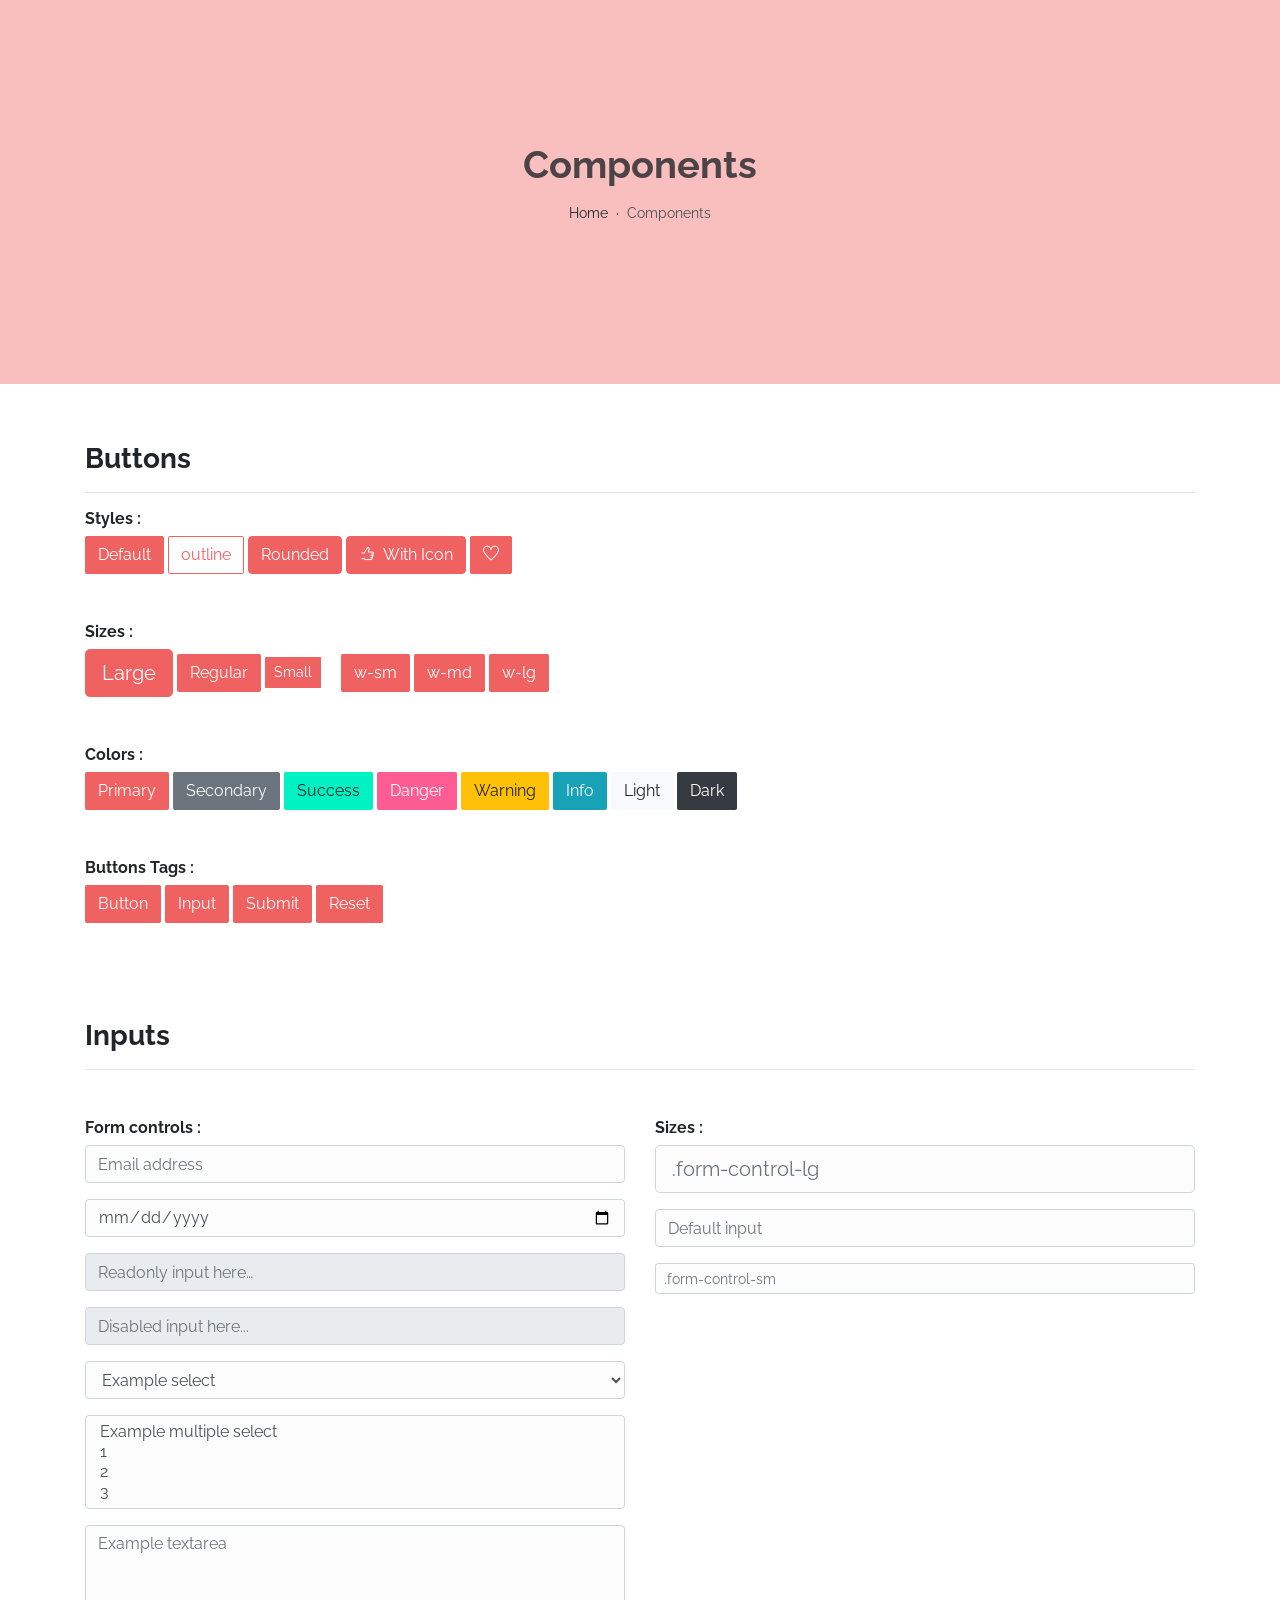
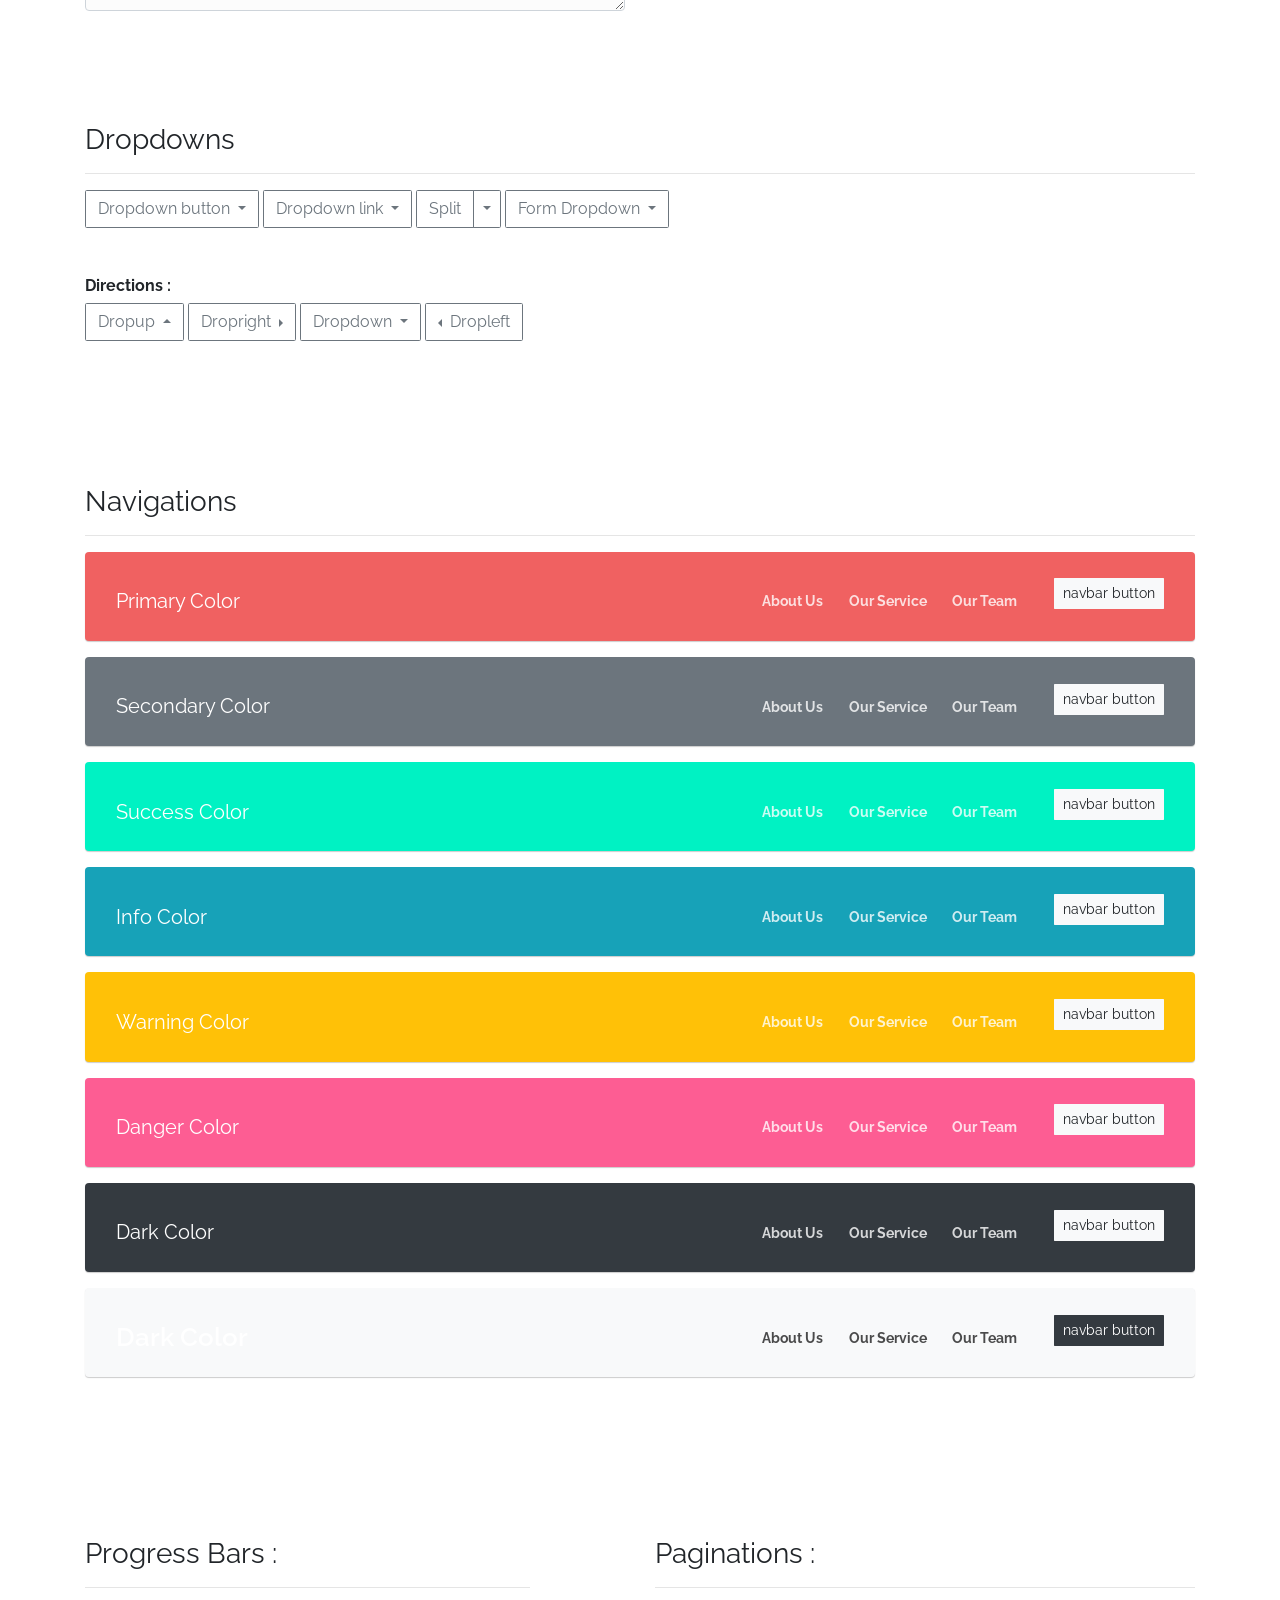
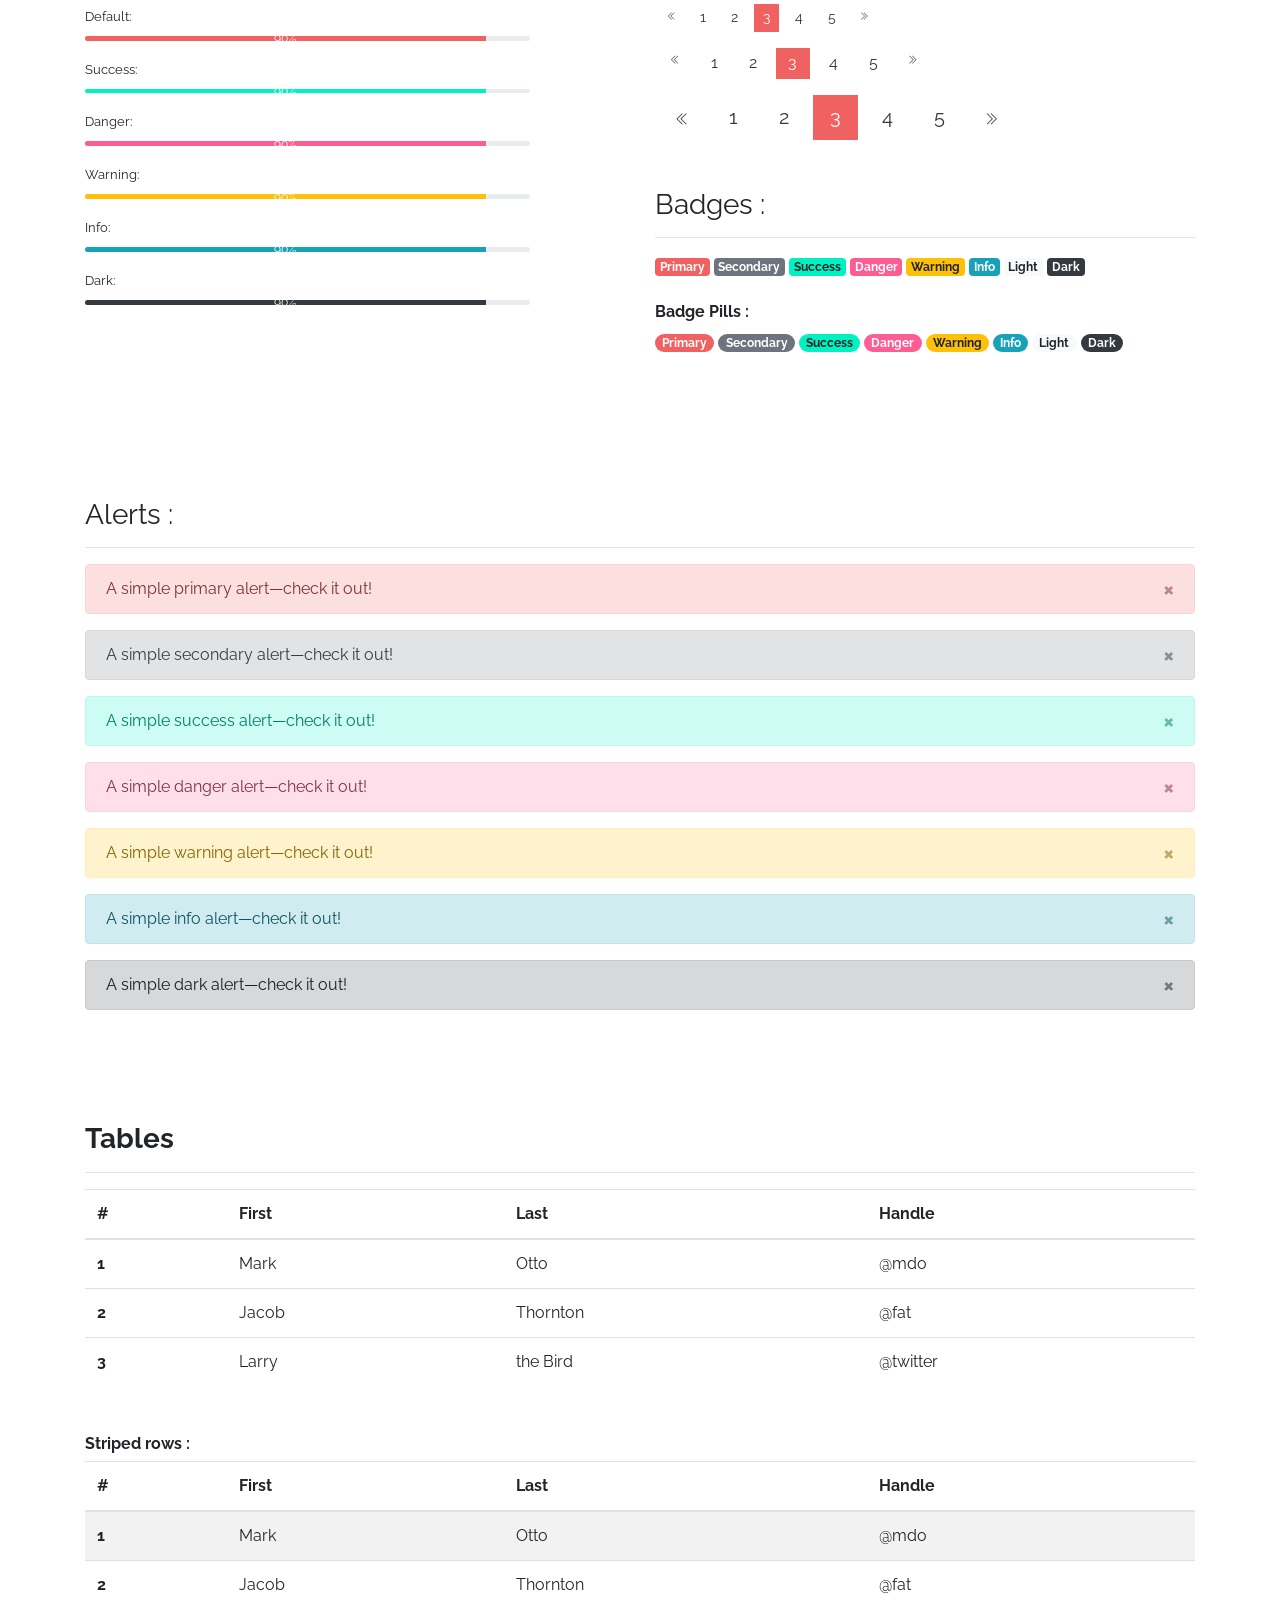
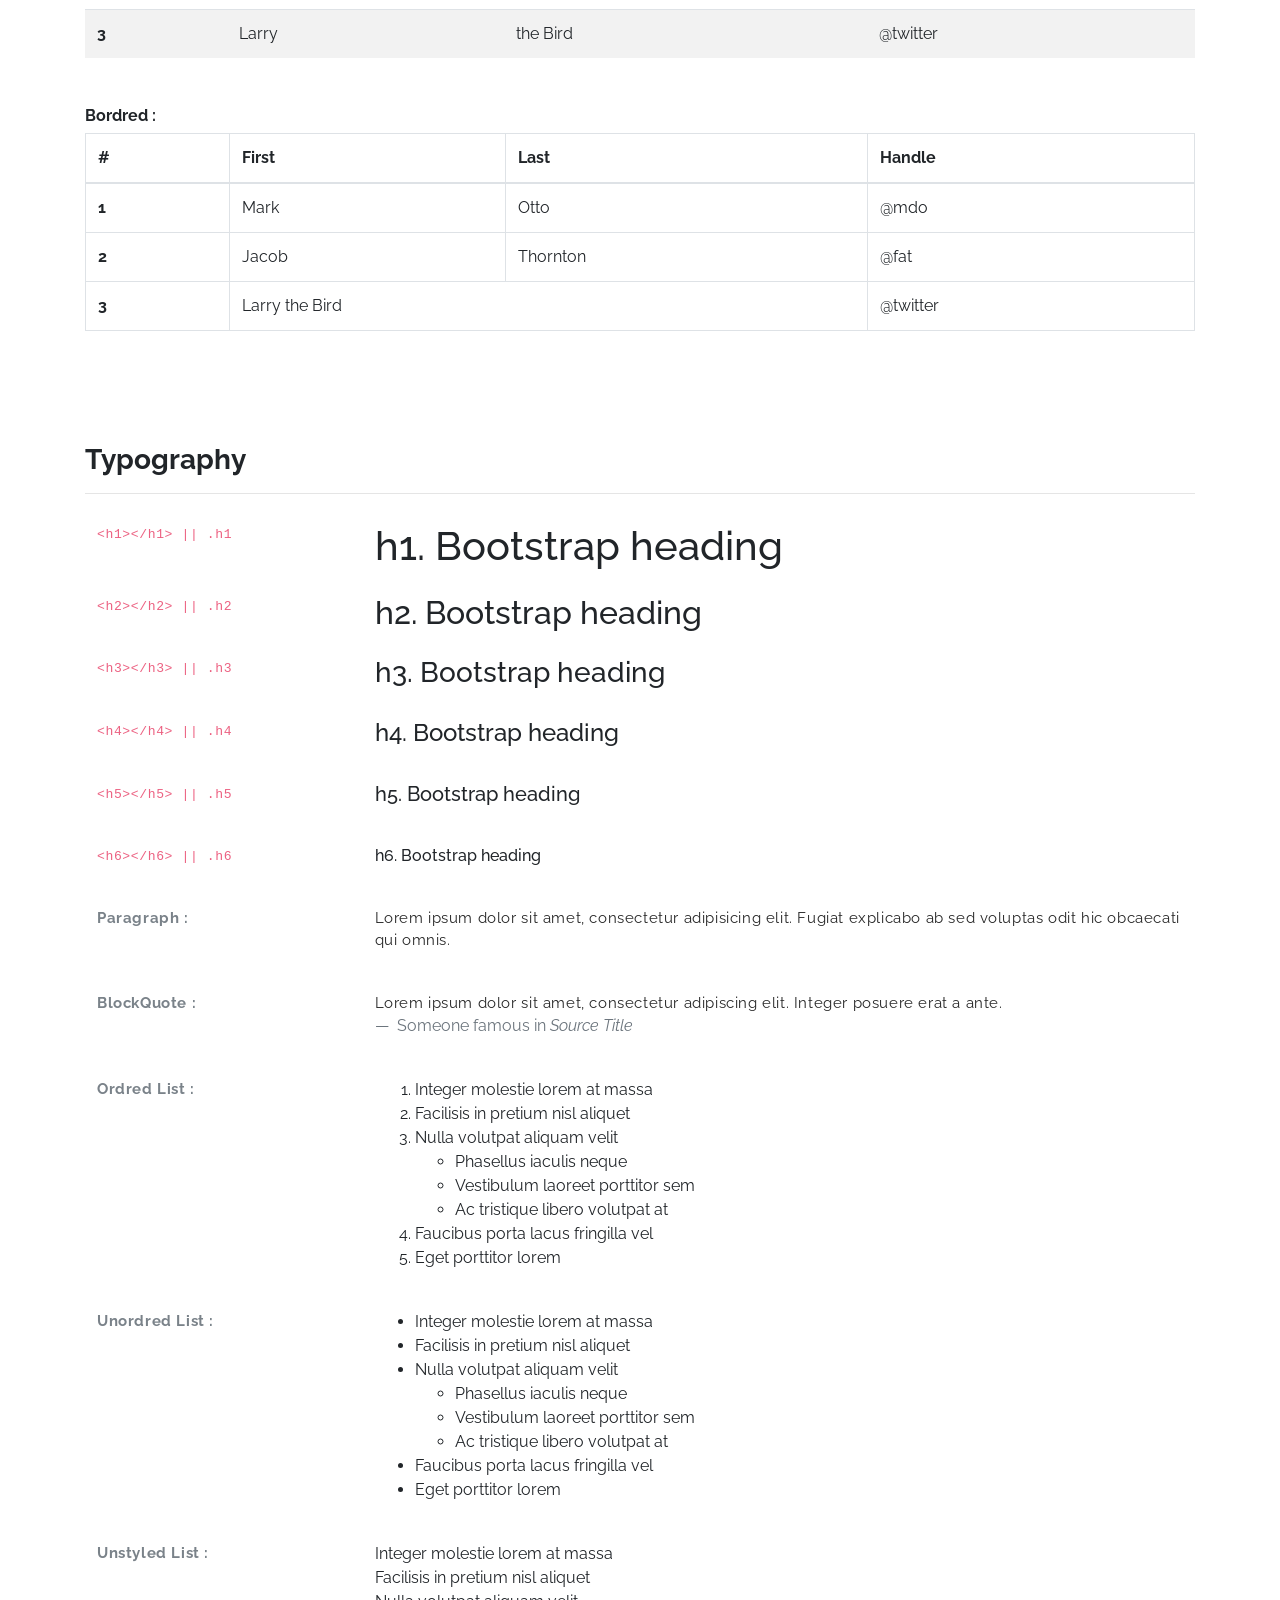
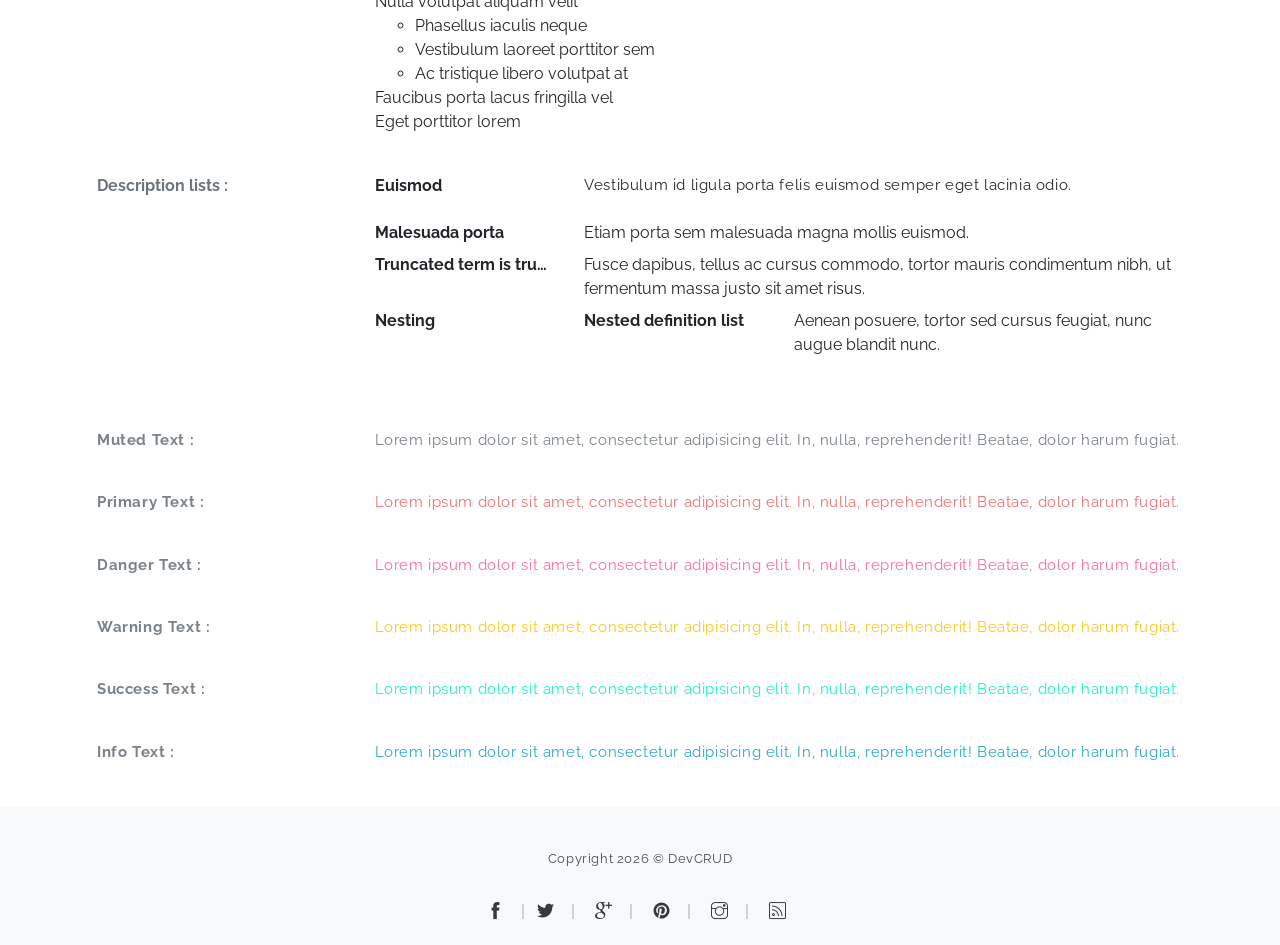
<file: components.html>
<!DOCTYPE html>
<html lang="en">
  <head>
    <meta charset="utf-8" />
    <meta
      name="viewport"
      content="width=device-width, initial-scale=1, shrink-to-fit=no"
    />
    <meta
      name="description"
      content="Start your development with Ollie landing page."
    />
    <meta name="author" content="Devcrud" />
    <title>Ollie Landing page | Components</title>
    <!-- font icons -->
    <link
      rel="stylesheet"
      href="assets/vendors/themify-icons/css/themify-icons.css"
    />
    <!-- Bootstrap + Steller  -->
    <link rel="stylesheet" href="assets/css/ollie.css" />
  </head>
  <body>
    <!-- Page Header -->
    <header class="header header-mini">
      <div class="header-title">Components</div>
      <nav aria-label="breadcrumb">
        <ol class="breadcrumb">
          <li class="breadcrumb-item"><a href="/">Home</a></li>
          <li class="breadcrumb-item active" aria-current="page">Components</li>
        </ol>
      </nav>
    </header>
    <!-- End Of Page Header -->

    <!-- main content -->
    <div class="container">
      <!-- Buttons -->
      <h3 class="mt-5">Buttons</h3>
      <hr />
      <h6 class="section-secondary-title">Styles :</h6>
      <button class="btn btn-primary">Default</button>
      <button class="btn btn-outline-primary">outline</button>
      <button class="btn btn-primary rounded">Rounded</button>
      <button class="btn btn-primary rounded">
        <i class="ti-thumb-up pr-1"></i> With Icon
      </button>
      <button class="btn btn-primary circle"><i class="ti-heart"></i></button>

      <h6 class="section-secondary-title mt-5">Sizes :</h6>
      <button class="btn btn-primary btn-lg">Large</button>
      <button class="btn btn-primary">Regular</button>
      <button class="btn btn-primary btn-sm">Small</button>
      <button class="btn btn-primary w-sm ml-3">w-sm</button>
      <button class="btn btn-primary w-md">w-md</button>
      <button class="btn btn-primary w-lg">w-lg</button>

      <h6 class="section-secondary-title mt-5">Colors :</h6>
      <button type="button" class="btn btn-primary">Primary</button>
      <button type="button" class="btn btn-secondary">Secondary</button>
      <button type="button" class="btn btn-success">Success</button>
      <button type="button" class="btn btn-danger">Danger</button>
      <button type="button" class="btn btn-warning">Warning</button>
      <button type="button" class="btn btn-info">Info</button>
      <button type="button" class="btn btn-light">Light</button>
      <button type="button" class="btn btn-dark">Dark</button>

      <h6 class="section-secondary-title mt-5">Buttons Tags :</h6>
      <button class="btn btn-primary" type="submit">Button</button>
      <input class="btn btn-primary" type="button" value="Input" />
      <input class="btn btn-primary" type="submit" value="Submit" />
      <input class="btn btn-primary" type="reset" value="Reset" />

      <!-- devider -->
      <div class="py-5"></div>

      <!-- Inputs -->
      <h3>Inputs</h3>
      <hr />
      <div class="row mt-5">
        <div class="col-md-6">
          <h6 class="section-secondary-title">Form controls :</h6>
          <div class="form-group">
            <input
              type="email"
              class="form-control"
              id="exampleFormControlInput1"
              placeholder="Email address"
            />
          </div>
          <div class="form-group">
            <input
              type="date"
              class="form-control"
              id="exampleFormControlInput1"
              placeholder="Date"
            />
          </div>
          <div class="form-group">
            <input
              class="form-control"
              type="text"
              placeholder="Readonly input here…"
              readonly
            />
          </div>
          <div class="form-group">
            <input
              class="form-control"
              id="disabledInput"
              type="text"
              placeholder="Disabled input here..."
              disabled
            />
          </div>
          <div class="form-group">
            <select class="form-control" id="exampleFormControlSelect1">
              <option>Example select</option>
              <option>1</option>
              <option>2</option>
              <option>3</option>
              <option>4</option>
              <option>5</option>
            </select>
          </div>
          <div class="form-group">
            <select
              multiple
              class="form-control"
              id="exampleFormControlSelect2"
            >
              <option>Example multiple select</option>
              <option>1</option>
              <option>2</option>
              <option>3</option>
              <option>4</option>
              <option>5</option>
            </select>
          </div>
          <div class="form-group">
            <textarea
              class="form-control"
              id="exampleFormControlTextarea1"
              rows="3"
              placeholder="Example textarea"
            ></textarea>
          </div>
        </div>
        <div class="col-md-6">
          <h6 class="section-secondary-title">Sizes :</h6>
          <div class="form-group">
            <input
              class="form-control form-control-lg"
              type="text"
              placeholder=".form-control-lg"
            />
          </div>
          <div class="form-group">
            <input
              class="form-control"
              type="text"
              placeholder="Default input"
            />
          </div>
          <div class="form-group">
            <input
              class="form-control form-control-sm"
              type="text"
              placeholder=".form-control-sm"
            />
          </div>
        </div>
      </div>
      <!-- end of inputs -->

      <!-- devider -->
      <div class="py-5"></div>

      <!-- Dropdowns -->
      <h3 class="components-section-title font-weight-normal">Dropdowns</h3>
      <hr />
      <!-- Dropdown Button -->
      <div class="dropdown d-inline-block">
        <button
          class="btn btn-outline-secondary dropdown-toggle"
          type="button"
          id="dropdownMenuButton"
          data-toggle="dropdown"
          aria-haspopup="true"
          aria-expanded="false"
        >
          Dropdown button
        </button>
        <div class="dropdown-menu" aria-labelledby="dropdownMenuButton">
          <a class="dropdown-item" href="#">Action</a>
          <a class="dropdown-item" href="#">Another action</a>
          <a class="dropdown-item" href="#">Something else here</a>
        </div>
      </div>
      <!-- Dropdown Link -->
      <div class="dropdown d-inline-block">
        <a
          class="btn btn-outline-secondary dropdown-toggle"
          href="#"
          role="button"
          id="dropdownMenuLink"
          data-toggle="dropdown"
          aria-haspopup="true"
          aria-expanded="false"
        >
          Dropdown link
        </a>
        <div class="dropdown-menu" aria-labelledby="dropdownMenuLink">
          <a class="dropdown-item" href="#">Action</a>
          <a class="dropdown-item" href="#">Another action</a>
          <a class="dropdown-item" href="#">Something else here</a>
        </div>
      </div>
      <!-- Dropdown Split Buttons -->
      <div class="btn-group">
        <button type="button" class="btn btn-outline-secondary">Split</button>
        <button
          type="button"
          class="btn btn-outline-secondary dropdown-toggle dropdown-toggle-split"
          data-toggle="dropdown"
          aria-haspopup="true"
          aria-expanded="false"
        >
          <span class="sr-only">Toggle Dropdown</span>
        </button>
        <div class="dropdown-menu">
          <a class="dropdown-item" href="#">Action</a>
          <a class="dropdown-item" href="#">Another action</a>
          <a class="dropdown-item" href="#">Something else here</a>
          <div class="dropdown-divider"></div>
          <a class="dropdown-item" href="#">Separated link</a>
        </div>
      </div>
      <!-- Dropdown Form -->
      <div class="btn-group">
        <button
          class="btn btn-outline-secondary dropdown-toggle"
          type="button"
          id="dropdownMenuButton"
          data-toggle="dropdown"
          aria-haspopup="true"
          aria-expanded="false"
        >
          Form Dropdown
        </button>
        <div class="dropdown-menu form">
          <form class="px-4 py-3">
            <div class="form-group">
              <input
                type="email"
                class="form-control"
                id="exampleDropdownFormEmail1"
                placeholder="email@example.com"
              />
            </div>
            <div class="form-group">
              <input
                type="password"
                class="form-control"
                id="exampleDropdownFormPassword1"
                placeholder="Password"
              />
            </div>
            <div class="form-check mb-3">
              <input
                type="checkbox"
                class="form-check-input"
                id="dropdownCheck"
              />
              <label class="form-check-label" for="dropdownCheck">
                Remember me
              </label>
            </div>
            <button type="submit" class="btn btn-primary btn-block">
              Sign in
            </button>
          </form>
          <div class="dropdown-divider"></div>
          <a class="dropdown-item" href="#"
            ><small>New around here? Sign up</small></a
          >
          <a class="dropdown-item" href="#"><small>Forgot password?</small></a>
        </div>
      </div>

      <!-- Dropdown Directions -->
      <h6 class="section-secondary-title mt-5">Directions :</h6>
      <!-- Drop Up -->
      <div class="btn-group dropup">
        <button
          type="button"
          class="btn btn-outline-secondary dropdown-toggle"
          data-toggle="dropdown"
          aria-haspopup="true"
          aria-expanded="false"
        >
          Dropup
        </button>
        <div class="dropdown-menu">
          <a class="dropdown-item" href="#">Action</a>
          <a class="dropdown-item" href="#">Another action</a>
          <a class="dropdown-item" href="#">Something else here</a>
          <div class="dropdown-divider"></div>
          <a class="dropdown-item" href="#">Separated link</a>
        </div>
      </div>
      <!-- Drop Right -->
      <div class="btn-group dropright">
        <button
          type="button"
          class="btn btn-outline-secondary dropdown-toggle"
          data-toggle="dropdown"
          aria-haspopup="true"
          aria-expanded="false"
        >
          Dropright
        </button>
        <div class="dropdown-menu">
          <a class="dropdown-item" href="#">Action</a>
          <a class="dropdown-item" href="#">Another action</a>
          <a class="dropdown-item" href="#">Something else here</a>
          <div class="dropdown-divider"></div>
          <a class="dropdown-item" href="#">Separated link</a>
        </div>
      </div>
      <!-- Drop Down -->
      <div class="btn-group">
        <button
          type="button"
          class="btn btn-outline-secondary dropdown-toggle"
          data-toggle="dropdown"
          aria-haspopup="true"
          aria-expanded="false"
        >
          Dropdown
        </button>
        <div class="dropdown-menu">
          <a class="dropdown-item" href="#">Action</a>
          <a class="dropdown-item" href="#">Another action</a>
          <a class="dropdown-item" href="#">Something else here</a>
          <div class="dropdown-divider"></div>
          <a class="dropdown-item" href="#">Separated link</a>
        </div>
      </div>
      <!-- Drop Left -->
      <div class="btn-group dropleft">
        <button
          type="button"
          class="btn btn-outline-secondary dropdown-toggle"
          data-toggle="dropdown"
          aria-haspopup="true"
          aria-expanded="false"
        >
          Dropleft
        </button>
        <div class="dropdown-menu">
          <a class="dropdown-item" href="#">Action</a>
          <a class="dropdown-item" href="#">Another action</a>
          <a class="dropdown-item" href="#">Something else here</a>
          <div class="dropdown-divider"></div>
          <a class="dropdown-item" href="#">Separated link</a>
        </div>
      </div>
      <!-- end of Dropdowns -->

      <!-- devider -->
      <div class="py-5"></div>

      <!-- navbars -->
      <h3 class="components-section-title font-weight-normal mt-5">
        Navigations
      </h3>
      <hr />
      <nav
        class="navbar navbar-expand-sm navbar-dark bg-primary rounded shadow mb-3"
      >
        <div class="container">
          <a class="navbar-brand" href="#">Primary Color</a>
          <button
            class="navbar-toggler ml-auto"
            type="button"
            data-toggle="collapse"
            data-target="#navbarSupportedContent"
            aria-controls="navbarSupportedContent"
            aria-expanded="false"
            aria-label="Toggle navigation"
          >
            <span class="navbar-toggler-icon"></span>
          </button>
          <div class="collapse navbar-collapse" id="navbarSupportedContent">
            <ul class="navbar-nav ml-auto">
              <li class="nav-item">
                <a class="nav-link" href="#about">About Us</a>
              </li>
              <li class="nav-item">
                <a class="nav-link" href="#service">Our Service</a>
              </li>
              <li class="nav-item">
                <a class="nav-link" href="#team">Our Team</a>
              </li>
              <li class="nav-item">
                <a href="#book-table" class="ml-4 mt-1 btn btn-light btn-sm"
                  >navbar button</a
                >
              </li>
            </ul>
          </div>
        </div>
      </nav>
      <nav
        class="navbar navbar-expand-sm navbar-dark bg-secondary rounded shadow mb-3"
      >
        <div class="container">
          <a class="navbar-brand" href="#">Secondary Color</a>
          <button
            class="navbar-toggler ml-auto"
            type="button"
            data-toggle="collapse"
            data-target="#navbarSupportedContent"
            aria-controls="navbarSupportedContent"
            aria-expanded="false"
            aria-label="Toggle navigation"
          >
            <span class="navbar-toggler-icon"></span>
          </button>
          <div class="collapse navbar-collapse" id="navbarSupportedContent">
            <ul class="navbar-nav ml-auto">
              <li class="nav-item">
                <a class="nav-link" href="#about">About Us</a>
              </li>
              <li class="nav-item">
                <a class="nav-link" href="#service">Our Service</a>
              </li>
              <li class="nav-item">
                <a class="nav-link" href="#team">Our Team</a>
              </li>
              <li class="nav-item">
                <a href="#book-table" class="ml-4 mt-1 btn btn-light btn-sm"
                  >navbar button</a
                >
              </li>
            </ul>
          </div>
        </div>
      </nav>
      <nav
        class="navbar navbar-expand-sm navbar-dark bg-success rounded shadow mb-3"
      >
        <div class="container">
          <a class="navbar-brand" href="#">Success Color</a>
          <button
            class="navbar-toggler ml-auto"
            type="button"
            data-toggle="collapse"
            data-target="#navbarSupportedContent"
            aria-controls="navbarSupportedContent"
            aria-expanded="false"
            aria-label="Toggle navigation"
          >
            <span class="navbar-toggler-icon"></span>
          </button>
          <div class="collapse navbar-collapse" id="navbarSupportedContent">
            <ul class="navbar-nav ml-auto">
              <li class="nav-item">
                <a class="nav-link" href="#about">About Us</a>
              </li>
              <li class="nav-item">
                <a class="nav-link" href="#service">Our Service</a>
              </li>
              <li class="nav-item">
                <a class="nav-link" href="#team">Our Team</a>
              </li>
              <li class="nav-item">
                <a href="#book-table" class="ml-4 mt-1 btn btn-light btn-sm"
                  >navbar button</a
                >
              </li>
            </ul>
          </div>
        </div>
      </nav>
      <nav
        class="navbar navbar-expand-sm navbar-dark bg-info rounded shadow mb-3"
      >
        <div class="container">
          <a class="navbar-brand" href="#">Info Color</a>
          <button
            class="navbar-toggler ml-auto"
            type="button"
            data-toggle="collapse"
            data-target="#navbarSupportedContent"
            aria-controls="navbarSupportedContent"
            aria-expanded="false"
            aria-label="Toggle navigation"
          >
            <span class="navbar-toggler-icon"></span>
          </button>
          <div class="collapse navbar-collapse" id="navbarSupportedContent">
            <ul class="navbar-nav ml-auto">
              <li class="nav-item">
                <a class="nav-link" href="#about">About Us</a>
              </li>
              <li class="nav-item">
                <a class="nav-link" href="#service">Our Service</a>
              </li>
              <li class="nav-item">
                <a class="nav-link" href="#team">Our Team</a>
              </li>
              <li class="nav-item">
                <a href="#book-table" class="ml-4 mt-1 btn btn-light btn-sm"
                  >navbar button</a
                >
              </li>
            </ul>
          </div>
        </div>
      </nav>
      <nav
        class="navbar navbar-expand-sm navbar-dark bg-warning rounded shadow mb-3"
      >
        <div class="container">
          <a class="navbar-brand" href="#">Warning Color</a>
          <button
            class="navbar-toggler ml-auto"
            type="button"
            data-toggle="collapse"
            data-target="#navbarSupportedContent"
            aria-controls="navbarSupportedContent"
            aria-expanded="false"
            aria-label="Toggle navigation"
          >
            <span class="navbar-toggler-icon"></span>
          </button>
          <div class="collapse navbar-collapse" id="navbarSupportedContent">
            <ul class="navbar-nav ml-auto">
              <li class="nav-item">
                <a class="nav-link" href="#about">About Us</a>
              </li>
              <li class="nav-item">
                <a class="nav-link" href="#service">Our Service</a>
              </li>
              <li class="nav-item">
                <a class="nav-link" href="#team">Our Team</a>
              </li>
              <li class="nav-item">
                <a href="#book-table" class="ml-4 mt-1 btn btn-light btn-sm"
                  >navbar button</a
                >
              </li>
            </ul>
          </div>
        </div>
      </nav>
      <nav
        class="navbar navbar-expand-sm navbar-dark bg-danger rounded shadow mb-3"
      >
        <div class="container">
          <a class="navbar-brand" href="#">Danger Color</a>
          <button
            class="navbar-toggler ml-auto"
            type="button"
            data-toggle="collapse"
            data-target="#navbarSupportedContent"
            aria-controls="navbarSupportedContent"
            aria-expanded="false"
            aria-label="Toggle navigation"
          >
            <span class="navbar-toggler-icon"></span>
          </button>
          <div class="collapse navbar-collapse" id="navbarSupportedContent">
            <ul class="navbar-nav ml-auto">
              <li class="nav-item">
                <a class="nav-link" href="#about">About Us</a>
              </li>
              <li class="nav-item">
                <a class="nav-link" href="#service">Our Service</a>
              </li>
              <li class="nav-item">
                <a class="nav-link" href="#team">Our Team</a>
              </li>
              <li class="nav-item">
                <a href="#book-table" class="ml-4 mt-1 btn btn-light btn-sm"
                  >navbar button</a
                >
              </li>
            </ul>
          </div>
        </div>
      </nav>
      <nav
        class="navbar navbar-expand-sm navbar-dark bg-dark rounded shadow mb-3"
      >
        <div class="container">
          <a class="navbar-brand" href="#">Dark Color</a>
          <button
            class="navbar-toggler ml-auto"
            type="button"
            data-toggle="collapse"
            data-target="#navbarSupportedContent"
            aria-controls="navbarSupportedContent"
            aria-expanded="false"
            aria-label="Toggle navigation"
          >
            <span class="navbar-toggler-icon"></span>
          </button>
          <div class="collapse navbar-collapse" id="navbarSupportedContent">
            <ul class="navbar-nav ml-auto">
              <li class="nav-item">
                <a class="nav-link" href="#about">About Us</a>
              </li>
              <li class="nav-item">
                <a class="nav-link" href="#service">Our Service</a>
              </li>
              <li class="nav-item">
                <a class="nav-link" href="#team">Our Team</a>
              </li>
              <li class="nav-item">
                <a href="#book-table" class="ml-4 mt-1 btn btn-light btn-sm"
                  >navbar button</a
                >
              </li>
            </ul>
          </div>
        </div>
      </nav>
      <nav
        class="navbar navbar-expand-sm navbar-light bg-light rounded shadow mb-3"
      >
        <div class="container">
          <a class="navbar-brand" href="#">Dark Color</a>
          <button
            class="navbar-toggler ml-auto"
            type="button"
            data-toggle="collapse"
            data-target="#navbarSupportedContent"
            aria-controls="navbarSupportedContent"
            aria-expanded="false"
            aria-label="Toggle navigation"
          >
            <span class="navbar-toggler-icon"></span>
          </button>
          <div class="collapse navbar-collapse" id="navbarSupportedContent">
            <ul class="navbar-nav ml-auto">
              <li class="nav-item">
                <a class="nav-link" href="#about">About Us</a>
              </li>
              <li class="nav-item">
                <a class="nav-link" href="#service">Our Service</a>
              </li>
              <li class="nav-item">
                <a class="nav-link" href="#team">Our Team</a>
              </li>
              <li class="nav-item">
                <a href="#book-table" class="ml-4 mt-1 btn btn-dark btn-sm"
                  >navbar button</a
                >
              </li>
            </ul>
          </div>
        </div>
      </nav>
      <!-- End of navbars -->

      <!-- devider -->
      <div class="py-5"></div>

      <!-- progress bars -->
      <div class="row justify-content-between">
        <div class="col-md-5">
          <h3 class="components-section-title font-weight-normal mt-5">
            Progress Bars :
          </h3>
          <hr />
          <small>Default: </small>
          <div class="progress mt-2 mb-3">
            <div
              class="progress-bar"
              role="progressbar"
              style="width: 90%"
              aria-valuenow="25"
              aria-valuemin="0"
              aria-valuemax="100"
            >
              <span>90%</span>
            </div>
          </div>
          <small>Success:</small>
          <div class="progress mt-2 mb-3">
            <div
              class="progress-bar bg-success"
              role="progressbar"
              style="width: 90%"
              aria-valuenow="25"
              aria-valuemin="0"
              aria-valuemax="100"
            >
              <span>90%</span>
            </div>
          </div>
          <small>Danger:</small>
          <div class="progress mt-2 mb-3">
            <div
              class="progress-bar bg-danger"
              role="progressbar"
              style="width: 90%"
              aria-valuenow="25"
              aria-valuemin="0"
              aria-valuemax="100"
            >
              <span>90%</span>
            </div>
          </div>
          <small>Warning:</small>
          <div class="progress mt-2 mb-3">
            <div
              class="progress-bar bg-warning"
              role="progressbar"
              style="width: 90%"
              aria-valuenow="25"
              aria-valuemin="0"
              aria-valuemax="100"
            >
              <span>90%</span>
            </div>
          </div>
          <small>Info:</small>
          <div class="progress mt-2 mb-3">
            <div
              class="progress-bar bg-info"
              role="progressbar"
              style="width: 90%"
              aria-valuenow="25"
              aria-valuemin="0"
              aria-valuemax="100"
            >
              <span>90%</span>
            </div>
          </div>
          <small>Dark:</small>
          <div class="progress mt-2 mb-3">
            <div
              class="progress-bar bg-dark"
              role="progressbar"
              style="width: 90%"
              aria-valuenow="25"
              aria-valuemin="0"
              aria-valuemax="100"
            >
              <span>90%</span>
            </div>
          </div>
        </div>
        <div class="col-md-6">
          <h3 class="components-section-title font-weight-normal mt-5">
            Paginations :
          </h3>
          <hr />
          <nav aria-label="Page navigation example">
            <ul class="pagination pagination-sm">
              <li class="page-item">
                <a class="page-link" href="#"
                  ><i class="ti-angle-double-left"></i
                ></a>
              </li>
              <li class="page-item"><a class="page-link" href="#">1</a></li>
              <li class="page-item"><a class="page-link" href="#">2</a></li>
              <li class="page-item active">
                <a class="page-link" href="#">3</a>
              </li>
              <li class="page-item"><a class="page-link" href="#">4</a></li>
              <li class="page-item"><a class="page-link" href="#">5</a></li>
              <li class="page-item">
                <a class="page-link" href="#"
                  ><i class="ti-angle-double-right"></i
                ></a>
              </li>
            </ul>
          </nav>
          <nav aria-label="Page navigation example">
            <ul class="pagination">
              <li class="page-item">
                <a class="page-link" href="#"
                  ><i class="ti-angle-double-left"></i
                ></a>
              </li>
              <li class="page-item"><a class="page-link" href="#">1</a></li>
              <li class="page-item"><a class="page-link" href="#">2</a></li>
              <li class="page-item active">
                <a class="page-link" href="#">3</a>
              </li>
              <li class="page-item"><a class="page-link" href="#">4</a></li>
              <li class="page-item"><a class="page-link" href="#">5</a></li>
              <li class="page-item">
                <a class="page-link" href="#"
                  ><i class="ti-angle-double-right"></i
                ></a>
              </li>
            </ul>
          </nav>
          <nav aria-label="Page navigation example">
            <ul class="pagination pagination-lg">
              <li class="page-item">
                <a class="page-link" href="#"
                  ><i class="ti-angle-double-left"></i
                ></a>
              </li>
              <li class="page-item"><a class="page-link" href="#">1</a></li>
              <li class="page-item"><a class="page-link" href="#">2</a></li>
              <li class="page-item active">
                <a class="page-link" href="#">3</a>
              </li>
              <li class="page-item"><a class="page-link" href="#">4</a></li>
              <li class="page-item"><a class="page-link" href="#">5</a></li>
              <li class="page-item">
                <a class="page-link" href="#"
                  ><i class="ti-angle-double-right"></i
                ></a>
              </li>
            </ul>
          </nav>

          <!-- Badges -->
          <h3 class="components-section-title font-weight-normal mt-5">
            Badges :
          </h3>
          <hr />
          <span class="badge badge-primary">Primary</span>
          <span class="badge badge-secondary">Secondary</span>
          <span class="badge badge-success">Success</span>
          <span class="badge badge-danger">Danger</span>
          <span class="badge badge-warning">Warning</span>
          <span class="badge badge-info">Info</span>
          <span class="badge badge-light">Light</span>
          <span class="badge badge-dark">Dark</span>
          <h6 class="section-secondary-title mt-4 mb-2">Badge Pills :</h6>
          <span class="badge badge-pill badge-primary">Primary</span>
          <span class="badge badge-pill badge-secondary">Secondary</span>
          <span class="badge badge-pill badge-success">Success</span>
          <span class="badge badge-pill badge-danger">Danger</span>
          <span class="badge badge-pill badge-warning">Warning</span>
          <span class="badge badge-pill badge-info">Info</span>
          <span class="badge badge-pill badge-light">Light</span>
          <span class="badge badge-pill badge-dark">Dark</span>
        </div>
      </div>
      <!-- End of Progress bars -->

      <!-- devider -->
      <div class="py-5"></div>

      <!-- Alerts -->
      <h3 class="components-section-title font-weight-normal mt-5">Alerts :</h3>
      <hr />
      <div class="alert alert-primary alert-dismissible fade show" role="alert">
        A simple primary alert—check it out!
        <button
          type="button"
          class="close"
          data-dismiss="alert"
          aria-label="Close"
        >
          <span aria-hidden="true">&times;</span>
        </button>
      </div>
      <div
        class="alert alert-secondary alert-dismissible fade show"
        role="alert"
      >
        A simple secondary alert—check it out!
        <button
          type="button"
          class="close"
          data-dismiss="alert"
          aria-label="Close"
        >
          <span aria-hidden="true">&times;</span>
        </button>
      </div>
      <div class="alert alert-success alert-dismissible fade show" role="alert">
        A simple success alert—check it out!
        <button
          type="button"
          class="close"
          data-dismiss="alert"
          aria-label="Close"
        >
          <span aria-hidden="true">&times;</span>
        </button>
      </div>
      <div class="alert alert-danger alert-dismissible fade show" role="alert">
        A simple danger alert—check it out!
        <button
          type="button"
          class="close"
          data-dismiss="alert"
          aria-label="Close"
        >
          <span aria-hidden="true">&times;</span>
        </button>
      </div>
      <div class="alert alert-warning alert-dismissible fade show" role="alert">
        A simple warning alert—check it out!
        <button
          type="button"
          class="close"
          data-dismiss="alert"
          aria-label="Close"
        >
          <span aria-hidden="true">&times;</span>
        </button>
      </div>
      <div class="alert alert-info alert-dismissible fade show" role="alert">
        A simple info alert—check it out!
        <button
          type="button"
          class="close"
          data-dismiss="alert"
          aria-label="Close"
        >
          <span aria-hidden="true">&times;</span>
        </button>
      </div>
      <div class="alert alert-dark alert-dismissible fade show" role="alert">
        A simple dark alert—check it out!
        <button
          type="button"
          class="close"
          data-dismiss="alert"
          aria-label="Close"
        >
          <span aria-hidden="true">&times;</span>
        </button>
      </div>
      <!-- end of alerts -->

      <!-- devider -->
      <div class="py-5"></div>

      <!-- tables -->
      <h3 class="components-section-title">Tables</h3>
      <hr />
      <table class="table">
        <thead>
          <tr>
            <th scope="col">#</th>
            <th scope="col">First</th>
            <th scope="col">Last</th>
            <th scope="col">Handle</th>
          </tr>
        </thead>
        <tbody>
          <tr>
            <th scope="row">1</th>
            <td>Mark</td>
            <td>Otto</td>
            <td>@mdo</td>
          </tr>
          <tr>
            <th scope="row">2</th>
            <td>Jacob</td>
            <td>Thornton</td>
            <td>@fat</td>
          </tr>
          <tr>
            <th scope="row">3</th>
            <td>Larry</td>
            <td>the Bird</td>
            <td>@twitter</td>
          </tr>
        </tbody>
      </table>

      <h6 class="section-secondary-title mt-5">Striped rows :</h6>
      <table class="table table-striped">
        <thead>
          <tr>
            <th scope="col">#</th>
            <th scope="col">First</th>
            <th scope="col">Last</th>
            <th scope="col">Handle</th>
          </tr>
        </thead>
        <tbody>
          <tr>
            <th scope="row">1</th>
            <td>Mark</td>
            <td>Otto</td>
            <td>@mdo</td>
          </tr>
          <tr>
            <th scope="row">2</th>
            <td>Jacob</td>
            <td>Thornton</td>
            <td>@fat</td>
          </tr>
          <tr>
            <th scope="row">3</th>
            <td>Larry</td>
            <td>the Bird</td>
            <td>@twitter</td>
          </tr>
        </tbody>
      </table>

      <h6 class="section-secondary-title mt-5">Bordred :</h6>
      <table class="table table-bordered">
        <thead>
          <tr>
            <th scope="col">#</th>
            <th scope="col">First</th>
            <th scope="col">Last</th>
            <th scope="col">Handle</th>
          </tr>
        </thead>
        <tbody>
          <tr>
            <th scope="row">1</th>
            <td>Mark</td>
            <td>Otto</td>
            <td>@mdo</td>
          </tr>
          <tr>
            <th scope="row">2</th>
            <td>Jacob</td>
            <td>Thornton</td>
            <td>@fat</td>
          </tr>
          <tr>
            <th scope="row">3</th>
            <td colspan="2">Larry the Bird</td>
            <td>@twitter</td>
          </tr>
        </tbody>
      </table>
      <!-- end of tables -->

      <!-- devider -->
      <div class="py-5"></div>

      <!-- typography -->
      <h3 class="components-section-title">Typography</h3>
      <hr />

      <table class="table table-borderless v-align-center">
        <tbody>
          <tr>
            <td>
              <p>
                <code class="highlighter-rouge"
                  >&lt;h1&gt;&lt;/h1&gt; || .h1</code
                >
              </p>
            </td>
            <td class="w-75"><span class="h1">h1. Bootstrap heading</span></td>
          </tr>
          <tr>
            <td>
              <p>
                <code class="highlighter-rouge"
                  >&lt;h2&gt;&lt;/h2&gt; || .h2</code
                >
              </p>
            </td>
            <td><span class="h2">h2. Bootstrap heading</span></td>
          </tr>
          <tr>
            <td>
              <p>
                <code class="highlighter-rouge"
                  >&lt;h3&gt;&lt;/h3&gt; || .h3</code
                >
              </p>
            </td>
            <td><span class="h3">h3. Bootstrap heading</span></td>
          </tr>
          <tr>
            <td>
              <p>
                <code class="highlighter-rouge"
                  >&lt;h4&gt;&lt;/h4&gt; || .h4</code
                >
              </p>
            </td>
            <td><span class="h4">h4. Bootstrap heading</span></td>
          </tr>
          <tr>
            <td>
              <p>
                <code class="highlighter-rouge"
                  >&lt;h5&gt;&lt;/h5&gt; || .h5</code
                >
              </p>
            </td>
            <td><span class="h5">h5. Bootstrap heading</span></td>
          </tr>
          <tr>
            <td>
              <p>
                <code class="highlighter-rouge"
                  >&lt;h6&gt;&lt;/h6&gt; || .h6</code
                >
              </p>
            </td>
            <td><span class="h6">h6. Bootstrap heading</span></td>
          </tr>
          <tr>
            <td>
              <p class="font-weight-bold text-muted">Paragraph :</p>
            </td>
            <td>
              <p>
                Lorem ipsum dolor sit amet, consectetur adipisicing elit. Fugiat
                explicabo ab sed voluptas odit hic obcaecati qui omnis.
              </p>
            </td>
          </tr>
          <tr>
            <td>
              <p class="font-weight-bold text-muted">BlockQuote :</p>
            </td>
            <td>
              <blockquote class="blockquote">
                <p class="mb-0">
                  Lorem ipsum dolor sit amet, consectetur adipiscing elit.
                  Integer posuere erat a ante.
                </p>
                <footer class="blockquote-footer">
                  Someone famous in
                  <cite title="Source Title">Source Title</cite>
                </footer>
              </blockquote>
            </td>
          </tr>

          <tr>
            <td><p class="font-weight-bold text-muted">Ordred List :</p></td>
            <td>
              <ol>
                <li>Integer molestie lorem at massa</li>
                <li>Facilisis in pretium nisl aliquet</li>
                <li>
                  Nulla volutpat aliquam velit
                  <ul>
                    <li>Phasellus iaculis neque</li>
                    <li>Vestibulum laoreet porttitor sem</li>
                    <li>Ac tristique libero volutpat at</li>
                  </ul>
                </li>
                <li>Faucibus porta lacus fringilla vel</li>
                <li>Eget porttitor lorem</li>
              </ol>
            </td>
          </tr>
          <tr>
            <td><p class="font-weight-bold text-muted">Unordred List :</p></td>
            <td>
              <ul>
                <li>Integer molestie lorem at massa</li>
                <li>Facilisis in pretium nisl aliquet</li>
                <li>
                  Nulla volutpat aliquam velit
                  <ul>
                    <li>Phasellus iaculis neque</li>
                    <li>Vestibulum laoreet porttitor sem</li>
                    <li>Ac tristique libero volutpat at</li>
                  </ul>
                </li>
                <li>Faucibus porta lacus fringilla vel</li>
                <li>Eget porttitor lorem</li>
              </ul>
            </td>
          </tr>
          <tr>
            <td><p class="font-weight-bold text-muted">Unstyled List :</p></td>
            <td>
              <ul class="list-unstyled">
                <li>Integer molestie lorem at massa</li>
                <li>Facilisis in pretium nisl aliquet</li>
                <li>
                  Nulla volutpat aliquam velit
                  <ul>
                    <li>Phasellus iaculis neque</li>
                    <li>Vestibulum laoreet porttitor sem</li>
                    <li>Ac tristique libero volutpat at</li>
                  </ul>
                </li>
                <li>Faucibus porta lacus fringilla vel</li>
                <li>Eget porttitor lorem</li>
              </ul>
            </td>
          </tr>
          <tr>
            <td class="font-weight-bold text-muted">Description lists :</td>
            <td>
              <dl class="row">
                <dt class="col-sm-3">Euismod</dt>
                <dd class="col-sm-9">
                  <p>
                    Vestibulum id ligula porta felis euismod semper eget lacinia
                    odio.
                  </p>
                </dd>

                <dt class="col-sm-3">Malesuada porta</dt>
                <dd class="col-sm-9">
                  Etiam porta sem malesuada magna mollis euismod.
                </dd>

                <dt class="col-sm-3 text-truncate">
                  Truncated term is truncated
                </dt>
                <dd class="col-sm-9">
                  Fusce dapibus, tellus ac cursus commodo, tortor mauris
                  condimentum nibh, ut fermentum massa justo sit amet risus.
                </dd>

                <dt class="col-sm-3">Nesting</dt>
                <dd class="col-sm-9">
                  <dl class="row">
                    <dt class="col-sm-4">Nested definition list</dt>
                    <dd class="col-sm-8">
                      Aenean posuere, tortor sed cursus feugiat, nunc augue
                      blandit nunc.
                    </dd>
                  </dl>
                </dd>
              </dl>
            </td>
          </tr>
          <tr>
            <td>
              <p class="font-weight-bold text-muted">Muted Text :</p>
            </td>
            <td>
              <p class="text-muted">
                Lorem ipsum dolor sit amet, consectetur adipisicing elit. In,
                nulla, reprehenderit! Beatae, dolor harum fugiat.
              </p>
            </td>
          </tr>
          <tr>
            <td>
              <p class="font-weight-bold text-muted">Primary Text :</p>
            </td>
            <td>
              <p class="text-primary">
                Lorem ipsum dolor sit amet, consectetur adipisicing elit. In,
                nulla, reprehenderit! Beatae, dolor harum fugiat.
              </p>
            </td>
          </tr>
          <tr>
            <td>
              <p class="font-weight-bold text-muted">Danger Text :</p>
            </td>
            <td>
              <p class="text-danger">
                Lorem ipsum dolor sit amet, consectetur adipisicing elit. In,
                nulla, reprehenderit! Beatae, dolor harum fugiat.
              </p>
            </td>
          </tr>
          <tr>
            <td>
              <p class="font-weight-bold text-muted">Warning Text :</p>
            </td>
            <td>
              <p class="text-warning">
                Lorem ipsum dolor sit amet, consectetur adipisicing elit. In,
                nulla, reprehenderit! Beatae, dolor harum fugiat.
              </p>
            </td>
          </tr>
          <tr>
            <td>
              <p class="font-weight-bold text-muted">Success Text :</p>
            </td>
            <td>
              <p class="text-success">
                Lorem ipsum dolor sit amet, consectetur adipisicing elit. In,
                nulla, reprehenderit! Beatae, dolor harum fugiat.
              </p>
            </td>
          </tr>
          <tr>
            <td>
              <p class="font-weight-bold text-muted">Info Text :</p>
            </td>
            <td>
              <p class="text-info">
                Lorem ipsum dolor sit amet, consectetur adipisicing elit. In,
                nulla, reprehenderit! Beatae, dolor harum fugiat.
              </p>
            </td>
          </tr>
        </tbody>
      </table>
    </div>
    <!-- end of typography -->

    <!-- Page Footer -->
    <footer class="footer py-4 bg-light">
      <div class="container text-center">
        <p class="mb-4 small">
          Copyright
          <script>
            document.write(new Date().getFullYear());
          </script>
          &copy; <a href="http://www.devcrud.com">DevCRUD</a>
        </p>
        <div class="social-links">
          <a href="javascript:void(0)" class="text-dark"
            ><i class="ti-facebook"></i
          ></a>
          <a href="javascript:void(0)" class="text-dark"
            ><i class="ti-twitter-alt"></i
          ></a>
          <a href="javascript:void(0)" class="text-dark"
            ><i class="ti-google"></i
          ></a>
          <a href="javascript:void(0)" class="text-dark"
            ><i class="ti-pinterest-alt"></i
          ></a>
          <a href="javascript:void(0)" class="text-dark"
            ><i class="ti-instagram"></i
          ></a>
          <a href="javascript:void(0)" class="text-dark"
            ><i class="ti-rss"></i
          ></a>
        </div>
      </div>
    </footer>
    <!-- End of page footer -->

    <!-- core  -->
    <script src="assets/vendors/jquery/jquery-3.4.1.js"></script>
    <script src="assets/vendors/bootstrap/bootstrap.bundle.js"></script>
  </body>
</html>
</file>
<file: assets/vendors/themify-icons/css/themify-icons.css>
@font-face {
	font-family: 'themify';
	src:url("../fonts/themify.eot?-fvbane");
	src:url("../fonts/themify.eot?#iefix-fvbane") format("embedded-opentype"),
		url("../fonts/themify.woff?-fvbane") format("woff"),
		url("../fonts/themify.ttf?-fvbane") format("truetype"),
		url("../fonts/themify.svg?-fvbane#themify") format("svg");
	font-weight: normal;
	font-style: normal;
}

[class^="ti-"], [class*=" ti-"] {
	font-family: 'themify';
	speak: none;
	font-style: normal;
	font-weight: normal;
	font-variant: normal;
	text-transform: none;
	line-height: 1;

	/* Better Font Rendering =========== */
	-webkit-font-smoothing: antialiased;
	-moz-osx-font-smoothing: grayscale;
}

.ti-wand:before {
	content: "\e600";
}
.ti-volume:before {
	content: "\e601";
}
.ti-user:before {
	content: "\e602";
}
.ti-unlock:before {
	content: "\e603";
}
.ti-unlink:before {
	content: "\e604";
}
.ti-trash:before {
	content: "\e605";
}
.ti-thought:before {
	content: "\e606";
}
.ti-target:before {
	content: "\e607";
}
.ti-tag:before {
	content: "\e608";
}
.ti-tablet:before {
	content: "\e609";
}
.ti-star:before {
	content: "\e60a";
}
.ti-spray:before {
	content: "\e60b";
}
.ti-signal:before {
	content: "\e60c";
}
.ti-shopping-cart:before {
	content: "\e60d";
}
.ti-shopping-cart-full:before {
	content: "\e60e";
}
.ti-settings:before {
	content: "\e60f";
}
.ti-search:before {
	content: "\e610";
}
.ti-zoom-in:before {
	content: "\e611";
}
.ti-zoom-out:before {
	content: "\e612";
}
.ti-cut:before {
	content: "\e613";
}
.ti-ruler:before {
	content: "\e614";
}
.ti-ruler-pencil:before {
	content: "\e615";
}
.ti-ruler-alt:before {
	content: "\e616";
}
.ti-bookmark:before {
	content: "\e617";
}
.ti-bookmark-alt:before {
	content: "\e618";
}
.ti-reload:before {
	content: "\e619";
}
.ti-plus:before {
	content: "\e61a";
}
.ti-pin:before {
	content: "\e61b";
}
.ti-pencil:before {
	content: "\e61c";
}
.ti-pencil-alt:before {
	content: "\e61d";
}
.ti-paint-roller:before {
	content: "\e61e";
}
.ti-paint-bucket:before {
	content: "\e61f";
}
.ti-na:before {
	content: "\e620";
}
.ti-mobile:before {
	content: "\e621";
}
.ti-minus:before {
	content: "\e622";
}
.ti-medall:before {
	content: "\e623";
}
.ti-medall-alt:before {
	content: "\e624";
}
.ti-marker:before {
	content: "\e625";
}
.ti-marker-alt:before {
	content: "\e626";
}
.ti-arrow-up:before {
	content: "\e627";
}
.ti-arrow-right:before {
	content: "\e628";
}
.ti-arrow-left:before {
	content: "\e629";
}
.ti-arrow-down:before {
	content: "\e62a";
}
.ti-lock:before {
	content: "\e62b";
}
.ti-location-arrow:before {
	content: "\e62c";
}
.ti-link:before {
	content: "\e62d";
}
.ti-layout:before {
	content: "\e62e";
}
.ti-layers:before {
	content: "\e62f";
}
.ti-layers-alt:before {
	content: "\e630";
}
.ti-key:before {
	content: "\e631";
}
.ti-import:before {
	content: "\e632";
}
.ti-image:before {
	content: "\e633";
}
.ti-heart:before {
	content: "\e634";
}
.ti-heart-broken:before {
	content: "\e635";
}
.ti-hand-stop:before {
	content: "\e636";
}
.ti-hand-open:before {
	content: "\e637";
}
.ti-hand-drag:before {
	content: "\e638";
}
.ti-folder:before {
	content: "\e639";
}
.ti-flag:before {
	content: "\e63a";
}
.ti-flag-alt:before {
	content: "\e63b";
}
.ti-flag-alt-2:before {
	content: "\e63c";
}
.ti-eye:before {
	content: "\e63d";
}
.ti-export:before {
	content: "\e63e";
}
.ti-exchange-vertical:before {
	content: "\e63f";
}
.ti-desktop:before {
	content: "\e640";
}
.ti-cup:before {
	content: "\e641";
}
.ti-crown:before {
	content: "\e642";
}
.ti-comments:before {
	content: "\e643";
}
.ti-comment:before {
	content: "\e644";
}
.ti-comment-alt:before {
	content: "\e645";
}
.ti-close:before {
	content: "\e646";
}
.ti-clip:before {
	content: "\e647";
}
.ti-angle-up:before {
	content: "\e648";
}
.ti-angle-right:before {
	content: "\e649";
}
.ti-angle-left:before {
	content: "\e64a";
}
.ti-angle-down:before {
	content: "\e64b";
}
.ti-check:before {
	content: "\e64c";
}
.ti-check-box:before {
	content: "\e64d";
}
.ti-camera:before {
	content: "\e64e";
}
.ti-announcement:before {
	content: "\e64f";
}
.ti-brush:before {
	content: "\e650";
}
.ti-briefcase:before {
	content: "\e651";
}
.ti-bolt:before {
	content: "\e652";
}
.ti-bolt-alt:before {
	content: "\e653";
}
.ti-blackboard:before {
	content: "\e654";
}
.ti-bag:before {
	content: "\e655";
}
.ti-move:before {
	content: "\e656";
}
.ti-arrows-vertical:before {
	content: "\e657";
}
.ti-arrows-horizontal:before {
	content: "\e658";
}
.ti-fullscreen:before {
	content: "\e659";
}
.ti-arrow-top-right:before {
	content: "\e65a";
}
.ti-arrow-top-left:before {
	content: "\e65b";
}
.ti-arrow-circle-up:before {
	content: "\e65c";
}
.ti-arrow-circle-right:before {
	content: "\e65d";
}
.ti-arrow-circle-left:before {
	content: "\e65e";
}
.ti-arrow-circle-down:before {
	content: "\e65f";
}
.ti-angle-double-up:before {
	content: "\e660";
}
.ti-angle-double-right:before {
	content: "\e661";
}
.ti-angle-double-left:before {
	content: "\e662";
}
.ti-angle-double-down:before {
	content: "\e663";
}
.ti-zip:before {
	content: "\e664";
}
.ti-world:before {
	content: "\e665";
}
.ti-wheelchair:before {
	content: "\e666";
}
.ti-view-list:before {
	content: "\e667";
}
.ti-view-list-alt:before {
	content: "\e668";
}
.ti-view-grid:before {
	content: "\e669";
}
.ti-uppercase:before {
	content: "\e66a";
}
.ti-upload:before {
	content: "\e66b";
}
.ti-underline:before {
	content: "\e66c";
}
.ti-truck:before {
	content: "\e66d";
}
.ti-timer:before {
	content: "\e66e";
}
.ti-ticket:before {
	content: "\e66f";
}
.ti-thumb-up:before {
	content: "\e670";
}
.ti-thumb-down:before {
	content: "\e671";
}
.ti-text:before {
	content: "\e672";
}
.ti-stats-up:before {
	content: "\e673";
}
.ti-stats-down:before {
	content: "\e674";
}
.ti-split-v:before {
	content: "\e675";
}
.ti-split-h:before {
	content: "\e676";
}
.ti-smallcap:before {
	content: "\e677";
}
.ti-shine:before {
	content: "\e678";
}
.ti-shift-right:before {
	content: "\e679";
}
.ti-shift-left:before {
	content: "\e67a";
}
.ti-shield:before {
	content: "\e67b";
}
.ti-notepad:before {
	content: "\e67c";
}
.ti-server:before {
	content: "\e67d";
}
.ti-quote-right:before {
	content: "\e67e";
}
.ti-quote-left:before {
	content: "\e67f";
}
.ti-pulse:before {
	content: "\e680";
}
.ti-printer:before {
	content: "\e681";
}
.ti-power-off:before {
	content: "\e682";
}
.ti-plug:before {
	content: "\e683";
}
.ti-pie-chart:before {
	content: "\e684";
}
.ti-paragraph:before {
	content: "\e685";
}
.ti-panel:before {
	content: "\e686";
}
.ti-package:before {
	content: "\e687";
}
.ti-music:before {
	content: "\e688";
}
.ti-music-alt:before {
	content: "\e689";
}
.ti-mouse:before {
	content: "\e68a";
}
.ti-mouse-alt:before {
	content: "\e68b";
}
.ti-money:before {
	content: "\e68c";
}
.ti-microphone:before {
	content: "\e68d";
}
.ti-menu:before {
	content: "\e68e";
}
.ti-menu-alt:before {
	content: "\e68f";
}
.ti-map:before {
	content: "\e690";
}
.ti-map-alt:before {
	content: "\e691";
}
.ti-loop:before {
	content: "\e692";
}
.ti-location-pin:before {
	content: "\e693";
}
.ti-list:before {
	content: "\e694";
}
.ti-light-bulb:before {
	content: "\e695";
}
.ti-Italic:before {
	content: "\e696";
}
.ti-info:before {
	content: "\e697";
}
.ti-infinite:before {
	content: "\e698";
}
.ti-id-badge:before {
	content: "\e699";
}
.ti-hummer:before {
	content: "\e69a";
}
.ti-home:before {
	content: "\e69b";
}
.ti-help:before {
	content: "\e69c";
}
.ti-headphone:before {
	content: "\e69d";
}
.ti-harddrives:before {
	content: "\e69e";
}
.ti-harddrive:before {
	content: "\e69f";
}
.ti-gift:before {
	content: "\e6a0";
}
.ti-game:before {
	content: "\e6a1";
}
.ti-filter:before {
	content: "\e6a2";
}
.ti-files:before {
	content: "\e6a3";
}
.ti-file:before {
	content: "\e6a4";
}
.ti-eraser:before {
	content: "\e6a5";
}
.ti-envelope:before {
	content: "\e6a6";
}
.ti-download:before {
	content: "\e6a7";
}
.ti-direction:before {
	content: "\e6a8";
}
.ti-direction-alt:before {
	content: "\e6a9";
}
.ti-dashboard:before {
	content: "\e6aa";
}
.ti-control-stop:before {
	content: "\e6ab";
}
.ti-control-shuffle:before {
	content: "\e6ac";
}
.ti-control-play:before {
	content: "\e6ad";
}
.ti-control-pause:before {
	content: "\e6ae";
}
.ti-control-forward:before {
	content: "\e6af";
}
.ti-control-backward:before {
	content: "\e6b0";
}
.ti-cloud:before {
	content: "\e6b1";
}
.ti-cloud-up:before {
	content: "\e6b2";
}
.ti-cloud-down:before {
	content: "\e6b3";
}
.ti-clipboard:before {
	content: "\e6b4";
}
.ti-car:before {
	content: "\e6b5";
}
.ti-calendar:before {
	content: "\e6b6";
}
.ti-book:before {
	content: "\e6b7";
}
.ti-bell:before {
	content: "\e6b8";
}
.ti-basketball:before {
	content: "\e6b9";
}
.ti-bar-chart:before {
	content: "\e6ba";
}
.ti-bar-chart-alt:before {
	content: "\e6bb";
}
.ti-back-right:before {
	content: "\e6bc";
}
.ti-back-left:before {
	content: "\e6bd";
}
.ti-arrows-corner:before {
	content: "\e6be";
}
.ti-archive:before {
	content: "\e6bf";
}
.ti-anchor:before {
	content: "\e6c0";
}
.ti-align-right:before {
	content: "\e6c1";
}
.ti-align-left:before {
	content: "\e6c2";
}
.ti-align-justify:before {
	content: "\e6c3";
}
.ti-align-center:before {
	content: "\e6c4";
}
.ti-alert:before {
	content: "\e6c5";
}
.ti-alarm-clock:before {
	content: "\e6c6";
}
.ti-agenda:before {
	content: "\e6c7";
}
.ti-write:before {
	content: "\e6c8";
}
.ti-window:before {
	content: "\e6c9";
}
.ti-widgetized:before {
	content: "\e6ca";
}
.ti-widget:before {
	content: "\e6cb";
}
.ti-widget-alt:before {
	content: "\e6cc";
}
.ti-wallet:before {
	content: "\e6cd";
}
.ti-video-clapper:before {
	content: "\e6ce";
}
.ti-video-camera:before {
	content: "\e6cf";
}
.ti-vector:before {
	content: "\e6d0";
}
.ti-themify-logo:before {
	content: "\e6d1";
}
.ti-themify-favicon:before {
	content: "\e6d2";
}
.ti-themify-favicon-alt:before {
	content: "\e6d3";
}
.ti-support:before {
	content: "\e6d4";
}
.ti-stamp:before {
	content: "\e6d5";
}
.ti-split-v-alt:before {
	content: "\e6d6";
}
.ti-slice:before {
	content: "\e6d7";
}
.ti-shortcode:before {
	content: "\e6d8";
}
.ti-shift-right-alt:before {
	content: "\e6d9";
}
.ti-shift-left-alt:before {
	content: "\e6da";
}
.ti-ruler-alt-2:before {
	content: "\e6db";
}
.ti-receipt:before {
	content: "\e6dc";
}
.ti-pin2:before {
	content: "\e6dd";
}
.ti-pin-alt:before {
	content: "\e6de";
}
.ti-pencil-alt2:before {
	content: "\e6df";
}
.ti-palette:before {
	content: "\e6e0";
}
.ti-more:before {
	content: "\e6e1";
}
.ti-more-alt:before {
	content: "\e6e2";
}
.ti-microphone-alt:before {
	content: "\e6e3";
}
.ti-magnet:before {
	content: "\e6e4";
}
.ti-line-double:before {
	content: "\e6e5";
}
.ti-line-dotted:before {
	content: "\e6e6";
}
.ti-line-dashed:before {
	content: "\e6e7";
}
.ti-layout-width-full:before {
	content: "\e6e8";
}
.ti-layout-width-default:before {
	content: "\e6e9";
}
.ti-layout-width-default-alt:before {
	content: "\e6ea";
}
.ti-layout-tab:before {
	content: "\e6eb";
}
.ti-layout-tab-window:before {
	content: "\e6ec";
}
.ti-layout-tab-v:before {
	content: "\e6ed";
}
.ti-layout-tab-min:before {
	content: "\e6ee";
}
.ti-layout-slider:before {
	content: "\e6ef";
}
.ti-layout-slider-alt:before {
	content: "\e6f0";
}
.ti-layout-sidebar-right:before {
	content: "\e6f1";
}
.ti-layout-sidebar-none:before {
	content: "\e6f2";
}
.ti-layout-sidebar-left:before {
	content: "\e6f3";
}
.ti-layout-placeholder:before {
	content: "\e6f4";
}
.ti-layout-menu:before {
	content: "\e6f5";
}
.ti-layout-menu-v:before {
	content: "\e6f6";
}
.ti-layout-menu-separated:before {
	content: "\e6f7";
}
.ti-layout-menu-full:before {
	content: "\e6f8";
}
.ti-layout-media-right-alt:before {
	content: "\e6f9";
}
.ti-layout-media-right:before {
	content: "\e6fa";
}
.ti-layout-media-overlay:before {
	content: "\e6fb";
}
.ti-layout-media-overlay-alt:before {
	content: "\e6fc";
}
.ti-layout-media-overlay-alt-2:before {
	content: "\e6fd";
}
.ti-layout-media-left-alt:before {
	content: "\e6fe";
}
.ti-layout-media-left:before {
	content: "\e6ff";
}
.ti-layout-media-center-alt:before {
	content: "\e700";
}
.ti-layout-media-center:before {
	content: "\e701";
}
.ti-layout-list-thumb:before {
	content: "\e702";
}
.ti-layout-list-thumb-alt:before {
	content: "\e703";
}
.ti-layout-list-post:before {
	content: "\e704";
}
.ti-layout-list-large-image:before {
	content: "\e705";
}
.ti-layout-line-solid:before {
	content: "\e706";
}
.ti-layout-grid4:before {
	content: "\e707";
}
.ti-layout-grid3:before {
	content: "\e708";
}
.ti-layout-grid2:before {
	content: "\e709";
}
.ti-layout-grid2-thumb:before {
	content: "\e70a";
}
.ti-layout-cta-right:before {
	content: "\e70b";
}
.ti-layout-cta-left:before {
	content: "\e70c";
}
.ti-layout-cta-center:before {
	content: "\e70d";
}
.ti-layout-cta-btn-right:before {
	content: "\e70e";
}
.ti-layout-cta-btn-left:before {
	content: "\e70f";
}
.ti-layout-column4:before {
	content: "\e710";
}
.ti-layout-column3:before {
	content: "\e711";
}
.ti-layout-column2:before {
	content: "\e712";
}
.ti-layout-accordion-separated:before {
	content: "\e713";
}
.ti-layout-accordion-merged:before {
	content: "\e714";
}
.ti-layout-accordion-list:before {
	content: "\e715";
}
.ti-ink-pen:before {
	content: "\e716";
}
.ti-info-alt:before {
	content: "\e717";
}
.ti-help-alt:before {
	content: "\e718";
}
.ti-headphone-alt:before {
	content: "\e719";
}
.ti-hand-point-up:before {
	content: "\e71a";
}
.ti-hand-point-right:before {
	content: "\e71b";
}
.ti-hand-point-left:before {
	content: "\e71c";
}
.ti-hand-point-down:before {
	content: "\e71d";
}
.ti-gallery:before {
	content: "\e71e";
}
.ti-face-smile:before {
	content: "\e71f";
}
.ti-face-sad:before {
	content: "\e720";
}
.ti-credit-card:before {
	content: "\e721";
}
.ti-control-skip-forward:before {
	content: "\e722";
}
.ti-control-skip-backward:before {
	content: "\e723";
}
.ti-control-record:before {
	content: "\e724";
}
.ti-control-eject:before {
	content: "\e725";
}
.ti-comments-smiley:before {
	content: "\e726";
}
.ti-brush-alt:before {
	content: "\e727";
}
.ti-youtube:before {
	content: "\e728";
}
.ti-vimeo:before {
	content: "\e729";
}
.ti-twitter:before {
	content: "\e72a";
}
.ti-time:before {
	content: "\e72b";
}
.ti-tumblr:before {
	content: "\e72c";
}
.ti-skype:before {
	content: "\e72d";
}
.ti-share:before {
	content: "\e72e";
}
.ti-share-alt:before {
	content: "\e72f";
}
.ti-rocket:before {
	content: "\e730";
}
.ti-pinterest:before {
	content: "\e731";
}
.ti-new-window:before {
	content: "\e732";
}
.ti-microsoft:before {
	content: "\e733";
}
.ti-list-ol:before {
	content: "\e734";
}
.ti-linkedin:before {
	content: "\e735";
}
.ti-layout-sidebar-2:before {
	content: "\e736";
}
.ti-layout-grid4-alt:before {
	content: "\e737";
}
.ti-layout-grid3-alt:before {
	content: "\e738";
}
.ti-layout-grid2-alt:before {
	content: "\e739";
}
.ti-layout-column4-alt:before {
	content: "\e73a";
}
.ti-layout-column3-alt:before {
	content: "\e73b";
}
.ti-layout-column2-alt:before {
	content: "\e73c";
}
.ti-instagram:before {
	content: "\e73d";
}
.ti-google:before {
	content: "\e73e";
}
.ti-github:before {
	content: "\e73f";
}
.ti-flickr:before {
	content: "\e740";
}
.ti-facebook:before {
	content: "\e741";
}
.ti-dropbox:before {
	content: "\e742";
}
.ti-dribbble:before {
	content: "\e743";
}
.ti-apple:before {
	content: "\e744";
}
.ti-android:before {
	content: "\e745";
}
.ti-save:before {
	content: "\e746";
}
.ti-save-alt:before {
	content: "\e747";
}
.ti-yahoo:before {
	content: "\e748";
}
.ti-wordpress:before {
	content: "\e749";
}
.ti-vimeo-alt:before {
	content: "\e74a";
}
.ti-twitter-alt:before {
	content: "\e74b";
}
.ti-tumblr-alt:before {
	content: "\e74c";
}
.ti-trello:before {
	content: "\e74d";
}
.ti-stack-overflow:before {
	content: "\e74e";
}
.ti-soundcloud:before {
	content: "\e74f";
}
.ti-sharethis:before {
	content: "\e750";
}
.ti-sharethis-alt:before {
	content: "\e751";
}
.ti-reddit:before {
	content: "\e752";
}
.ti-pinterest-alt:before {
	content: "\e753";
}
.ti-microsoft-alt:before {
	content: "\e754";
}
.ti-linux:before {
	content: "\e755";
}
.ti-jsfiddle:before {
	content: "\e756";
}
.ti-joomla:before {
	content: "\e757";
}
.ti-html5:before {
	content: "\e758";
}
.ti-flickr-alt:before {
	content: "\e759";
}
.ti-email:before {
	content: "\e75a";
}
.ti-drupal:before {
	content: "\e75b";
}
.ti-dropbox-alt:before {
	content: "\e75c";
}
.ti-css3:before {
	content: "\e75d";
}
.ti-rss:before {
	content: "\e75e";
}
.ti-rss-alt:before {
	content: "\e75f";
}
</file>
<file: assets/css/ollie.css>
@charset "UTF-8";
/*!
=========================================================
* Ollie Landing page
=========================================================

* Copyright: 2019 DevCRUD (https://devcrud.com)
* Licensed: (https://devcrud.com/licenses)
* Coded by www.devcrud.com

=========================================================

* The above copyright notice and this permission notice shall be included in all copies or substantial portions of the Software.
*/
@import url("https://fonts.googleapis.com/css?family=Raleway:100,100i,200,200i,400,400i,700,700i,900,900i");
:root {
  --blue: #007bff;
  --indigo: #6610f2;
  --purple: #6f42c1;
  --pink: #eb5175;
  --red: #FD5D93;
  --orange: #f06161;
  --yellow: #ffc107;
  --green: #00F2C3;
  --teal: #20c997;
  --cyan: #17a2b8;
  --white: #fff;
  --gray: #6c757d;
  --gray-dark: #343a40;
  --primary: #f06161;
  --secondary: #6c757d;
  --success: #00F2C3;
  --info: #17a2b8;
  --warning: #ffc107;
  --danger: #FD5D93;
  --light: #f8f9fa;
  --dark: #343a40;
  --breakpoint-xs: 0;
  --breakpoint-sm: 576px;
  --breakpoint-md: 768px;
  --breakpoint-lg: 992px;
  --breakpoint-xl: 1200px;
  --font-family-sans-serif: "Raleway", sans-serif;
  --font-family-monospace: SFMono-Regular, Menlo, Monaco, Consolas, "Liberation Mono", "Courier New", monospace;
}

*,
*::before,
*::after {
  box-sizing: border-box;
}

html {
  font-family: sans-serif;
  line-height: 1.15;
  -webkit-text-size-adjust: 100%;
  -webkit-tap-highlight-color: rgba(0, 0, 0, 0);
}

article, aside, figcaption, figure, footer, header, hgroup, main, nav, section {
  display: block;
}

body {
  margin: 0;
  font-family: "Raleway", sans-serif;
  font-size: 1rem;
  font-weight: 400;
  line-height: 1.5;
  color: #212529;
  text-align: left;
  background-color: #fff;
}

body#HABalloons {
  margin: 0;
  font-family: "Raleway", sans-serif;
  font-size: 1rem;
  font-weight: 400;
  line-height: 1.5;
  color: #212529;
  text-align: left;
  background-color: #ccf5ff;
}

[tabindex="-1"]:focus {
  outline: 0 !important;
}

hr {
  box-sizing: content-box;
  height: 0;
  overflow: visible;
}

h1, h2, h3, h4, h5, h6 {
  margin-top: 0;
  margin-bottom: 0.5rem;
}

p {
  margin-top: 0;
  margin-bottom: 1rem;
}

abbr[title],
abbr[data-original-title] {
  text-decoration: underline;
  -webkit-text-decoration: underline dotted;
          text-decoration: underline dotted;
  cursor: help;
  border-bottom: 0;
  -webkit-text-decoration-skip-ink: none;
          text-decoration-skip-ink: none;
}

address {
  margin-bottom: 1rem;
  font-style: normal;
  line-height: inherit;
}

ol,
ul,
dl {
  margin-top: 0;
  margin-bottom: 1rem;
}

ol ol,
ul ul,
ol ul,
ul ol {
  margin-bottom: 0;
}

dt {
  font-weight: 700;
}

dd {
  margin-bottom: .5rem;
  margin-left: 0;
}

blockquote {
  margin: 0 0 1rem;
}

b,
strong {
  font-weight: bolder;
}

small {
  font-size: 80%;
}

sub,
sup {
  position: relative;
  font-size: 75%;
  line-height: 0;
  vertical-align: baseline;
}

sub {
  bottom: -.25em;
}

sup {
  top: -.5em;
}

a {
  color: #f06161;
  text-decoration: none;
  background-color: transparent;
}

a:hover {
  color: #e91b1b;
  text-decoration: none;
}

a:not([href]):not([tabindex]) {
  color: inherit;
  text-decoration: none;
}

a:not([href]):not([tabindex]):hover, a:not([href]):not([tabindex]):focus {
  color: inherit;
  text-decoration: none;
}

a:not([href]):not([tabindex]):focus {
  outline: 0;
}

pre,
code,
kbd,
samp {
  font-family: SFMono-Regular, Menlo, Monaco, Consolas, "Liberation Mono", "Courier New", monospace;
  font-size: 1em;
}

pre {
  margin-top: 0;
  margin-bottom: 1rem;
  overflow: auto;
}

figure {
  margin: 0 0 1rem;
}

img {
  vertical-align: middle;
  border-style: none;
}

svg {
  overflow: hidden;
  vertical-align: middle;
}

table {
  border-collapse: collapse;
}

caption {
  padding-top: 0.75rem;
  padding-bottom: 0.75rem;
  color: #6c757d;
  text-align: left;
  caption-side: bottom;
}

th {
  text-align: inherit;
}

label {
  display: inline-block;
  margin-bottom: 0.5rem;
}

button {
  border-radius: 0;
}

button:focus {
  outline: 1px dotted;
  outline: 5px auto -webkit-focus-ring-color;
}

input,
button,
select,
optgroup,
textarea {
  margin: 0;
  font-family: inherit;
  font-size: inherit;
  line-height: inherit;
}

button,
input {
  overflow: visible;
}

button,
select {
  text-transform: none;
}

select {
  word-wrap: normal;
}

button,
[type="button"],
[type="reset"],
[type="submit"] {
  -webkit-appearance: button;
}

button:not(:disabled),
[type="button"]:not(:disabled),
[type="reset"]:not(:disabled),
[type="submit"]:not(:disabled) {
  cursor: pointer;
}

button::-moz-focus-inner,
[type="button"]::-moz-focus-inner,
[type="reset"]::-moz-focus-inner,
[type="submit"]::-moz-focus-inner {
  padding: 0;
  border-style: none;
}

input[type="radio"],
input[type="checkbox"] {
  box-sizing: border-box;
  padding: 0;
}

input[type="date"],
input[type="time"],
input[type="datetime-local"],
input[type="month"] {
  -webkit-appearance: listbox;
}

textarea {
  overflow: auto;
  resize: vertical;
}

fieldset {
  min-width: 0;
  padding: 0;
  margin: 0;
  border: 0;
}

legend {
  display: block;
  width: 100%;
  max-width: 100%;
  padding: 0;
  margin-bottom: .5rem;
  font-size: 1.5rem;
  line-height: inherit;
  color: inherit;
  white-space: normal;
}

progress {
  vertical-align: baseline;
}

[type="number"]::-webkit-inner-spin-button,
[type="number"]::-webkit-outer-spin-button {
  height: auto;
}

[type="search"] {
  outline-offset: -2px;
  -webkit-appearance: none;
}

[type="search"]::-webkit-search-decoration {
  -webkit-appearance: none;
}

::-webkit-file-upload-button {
  font: inherit;
  -webkit-appearance: button;
}

output {
  display: inline-block;
}

summary {
  display: list-item;
  cursor: pointer;
}

template {
  display: none;
}

[hidden] {
  display: none !important;
}

h1, h2, h3, h4, h5, h6,
.h1, .h2, .h3, .h4, .h5, .h6 {
  margin-bottom: 0.5rem;
  font-weight: 500;
  line-height: 1.2;
}

h1, .h1 {
  font-size: 2.5rem;
}

h2, .h2 {
  font-size: 2rem;
}

h3, .h3 {
  font-size: 1.75rem;
}

h4, .h4 {
  font-size: 1.5rem;
}

h5, .h5 {
  font-size: 1.25rem;
}

h6, .h6 {
  font-size: 1rem;
}

.lead {
  font-size: 1.25rem;
  font-weight: 300;
}

.display-1 {
  font-size: 6rem;
  font-weight: 300;
  line-height: 1.2;
}

.display-2 {
  font-size: 5.5rem;
  font-weight: 300;
  line-height: 1.2;
}

.display-3 {
  font-size: 4.5rem;
  font-weight: 300;
  line-height: 1.2;
}

.display-4 {
  font-size: 3.5rem;
  font-weight: 300;
  line-height: 1.2;
}

hr {
  margin-top: 1rem;
  margin-bottom: 1rem;
  border: 0;
  border-top: 1px solid rgba(0, 0, 0, 0.1);
}

small,
.small {
  font-size: 80%;
  font-weight: 400;
}

mark,
.mark {
  padding: 0.2em;
  background-color: #fcf8e3;
}

.list-unstyled {
  padding-left: 0;
  list-style: none;
}

.list-inline {
  padding-left: 0;
  list-style: none;
}

.list-inline-item {
  display: inline-block;
}

.list-inline-item:not(:last-child) {
  margin-right: 0.5rem;
}

.initialism {
  font-size: 90%;
  text-transform: uppercase;
}

.blockquote {
  margin-bottom: 1rem;
  font-size: 1.25rem;
}

.blockquote-footer {
  display: block;
  font-size: 80%;
  color: #6c757d;
}

.blockquote-footer::before {
  content: "\2014\00A0";
}

.img-fluid {
  max-width: 100%;
  height: auto;
}

.img-thumbnail {
  padding: 0.25rem;
  background-color: #fff;
  border: 1px solid #dee2e6;
  border-radius: 0.25rem;
  max-width: 100%;
  height: auto;
}

.figure {
  display: inline-block;
}

.figure-img {
  margin-bottom: 0.5rem;
  line-height: 1;
}

.figure-caption {
  font-size: 90%;
  color: #6c757d;
}

code {
  font-size: 87.5%;
  color: #eb5175;
  word-break: break-word;
}

a > code {
  color: inherit;
}

kbd {
  padding: 0.2rem 0.4rem;
  font-size: 87.5%;
  color: #fff;
  background-color: #212529;
  border-radius: 0.2rem;
}

kbd kbd {
  padding: 0;
  font-size: 100%;
  font-weight: 700;
}

pre {
  display: block;
  font-size: 87.5%;
  color: #212529;
}

pre code {
  font-size: inherit;
  color: inherit;
  word-break: normal;
}

.pre-scrollable {
  max-height: 340px;
  overflow-y: scroll;
}

.container {
  width: 100%;
  padding-right: 15px;
  padding-left: 15px;
  margin-right: auto;
  margin-left: auto;
}

.container#About {
  width: 100%;
  padding-right: 15px;
  padding-left: 15px;
  margin-right: auto;
  margin-left: auto;
}

.about-img img {
  position: relative;
  width: 400px;
  height: auto;
}

.container#HABalloons {
  width: 100%;
  padding-right: 15px;
  padding-left: 15px;
  margin-right: auto;
  margin-left: 100px;
  border-bottom: 2px solid black;
}

.container#MuonDetector {
  width: 100%;
  padding-right: 15px;
  padding-left: 15px;
  margin-right: auto;
  margin-left: 100px;
  border-bottom: 2px solid black;
}

.container#CanSat {
  width: 100%;
  padding-right: 15px;
  padding-left: 15px;
  margin-right: auto;
  margin-left: 100px;
  border-bottom: 2px solid black;
}

.container#QB2 {
  width: 100%;
  padding-right: 15px;
  padding-left: 15px;
  margin-right: auto;
  margin-left: 100px;
  border-bottom: 2px solid black;
}

.container#Catamount1, .container#Catamount2, .container#Catamount3, .container#Catamount4, .container#Catamount5, .container#Catamount6, .container#Catamount7, .container#Catamount8, 
.container#Catamount9, .container#Catamount10, .container#Catamount11, .container#Catamount12 {
  width: 100%;
  padding-right: 15px;
  padding-left: 15px;
  margin-right: auto;
  margin-left: 50px;
}

@media (min-width: 576px) {
  .container {
    max-width: 540px;
  }
}

@media (min-width: 768px) {
  .container {
    max-width: 720px;
  }
}

@media (min-width: 992px) {
  .container {
    max-width: 960px;
  }
}

@media (min-width: 1200px) {
  .container {
    max-width: 1140px;
    padding-top: 10px;
  }
}

.container-fluid {
  width: 100%;
  padding-right: 15px;
  padding-left: 15px;
  margin-right: auto;
  margin-left: auto;
}

.row {
  display: -webkit-box;
  display: -webkit-flex;
  display: -ms-flexbox;
  display: flex;
  -webkit-flex-wrap: wrap;
      -ms-flex-wrap: wrap;
          flex-wrap: wrap;
  margin-right: -15px;
  margin-left: -15px;
}

.no-gutters {
  margin-right: 0;
  margin-left: 0;
}

.no-gutters > .col,
.no-gutters > [class*="col-"] {
  padding-right: 0;
  padding-left: 0;
}

.col-1, .col-2, .col-3, .col-4, .col-5, .col-6, .col-7, .col-8, .col-9, .col-10, .col-11, .col-12, .col,
.col-auto, .col-sm-1, .col-sm-2, .col-sm-3, .col-sm-4, .col-sm-5, .col-sm-6, .col-sm-7, .col-sm-8, .col-sm-9, .col-sm-10, .col-sm-11, .col-sm-12, .col-sm,
.col-sm-auto, .col-md-1, .col-md-2, .col-md-3, .col-md-4, .col-md-5, .col-md-6, .col-md-7, .col-md-8, .col-md-9, .col-md-10, .col-md-11, .col-md-12, .col-md,
.col-md-auto, .col-lg-1, .col-lg-2, .col-lg-3, .col-lg-4, .col-lg-5, .col-lg-6, .col-lg-7, .col-lg-8, .col-lg-9, .col-lg-10, .col-lg-11, .col-lg-12, .col-lg,
.col-lg-auto, .col-xl-1, .col-xl-2, .col-xl-3, .col-xl-4, .col-xl-5, .col-xl-6, .col-xl-7, .col-xl-8, .col-xl-9, .col-xl-10, .col-xl-11, .col-xl-12, .col-xl,
.col-xl-auto {
  position: relative;
  width: 100%;
  padding-right: 15px;
  padding-left: 15px;
}

.col {
  -webkit-flex-basis: 0;
      -ms-flex-preferred-size: 0;
          flex-basis: 0;
  -webkit-box-flex: 1;
  -webkit-flex-grow: 1;
      -ms-flex-positive: 1;
          flex-grow: 1;
  max-width: 100%;
}

.col-auto {
  -webkit-box-flex: 0;
  -webkit-flex: 0 0 auto;
      -ms-flex: 0 0 auto;
          flex: 0 0 auto;
  width: auto;
  max-width: 100%;
}

.col-1 {
  -webkit-box-flex: 0;
  -webkit-flex: 0 0 8.33333%;
      -ms-flex: 0 0 8.33333%;
          flex: 0 0 8.33333%;
  max-width: 8.33333%;
}

.col-2 {
  -webkit-box-flex: 0;
  -webkit-flex: 0 0 16.66667%;
      -ms-flex: 0 0 16.66667%;
          flex: 0 0 16.66667%;
  max-width: 16.66667%;
}

.col-3 {
  -webkit-box-flex: 0;
  -webkit-flex: 0 0 25%;
      -ms-flex: 0 0 25%;
          flex: 0 0 25%;
  max-width: 25%;
}

.col-4 {
  -webkit-box-flex: 0;
  -webkit-flex: 0 0 33.33333%;
      -ms-flex: 0 0 33.33333%;
          flex: 0 0 33.33333%;
  max-width: 33.33333%;
}

.col-5 {
  -webkit-box-flex: 0;
  -webkit-flex: 0 0 41.66667%;
      -ms-flex: 0 0 41.66667%;
          flex: 0 0 41.66667%;
  max-width: 41.66667%;
}

.col-6 {
  -webkit-box-flex: 0;
  -webkit-flex: 0 0 50%;
      -ms-flex: 0 0 50%;
          flex: 0 0 50%;
  max-width: 50%;
}

.col-7 {
  -webkit-box-flex: 0;
  -webkit-flex: 0 0 58.33333%;
      -ms-flex: 0 0 58.33333%;
          flex: 0 0 58.33333%;
  max-width: 58.33333%;
}

.col-8 {
  -webkit-box-flex: 0;
  -webkit-flex: 0 0 66.66667%;
      -ms-flex: 0 0 66.66667%;
          flex: 0 0 66.66667%;
  max-width: 66.66667%;
}

.col-9 {
  -webkit-box-flex: 0;
  -webkit-flex: 0 0 75%;
      -ms-flex: 0 0 75%;
          flex: 0 0 75%;
  max-width: 75%;
}

.col-10 {
  -webkit-box-flex: 0;
  -webkit-flex: 0 0 83.33333%;
      -ms-flex: 0 0 83.33333%;
          flex: 0 0 83.33333%;
  max-width: 83.33333%;
}

.col-11 {
  -webkit-box-flex: 0;
  -webkit-flex: 0 0 91.66667%;
      -ms-flex: 0 0 91.66667%;
          flex: 0 0 91.66667%;
  max-width: 91.66667%;
}

.col-12 {
  -webkit-box-flex: 0;
  -webkit-flex: 0 0 100%;
      -ms-flex: 0 0 100%;
          flex: 0 0 100%;
  max-width: 100%;
}

.order-first {
  -webkit-box-ordinal-group: 0;
  -webkit-order: -1;
      -ms-flex-order: -1;
          order: -1;
}

.order-last {
  -webkit-box-ordinal-group: 14;
  -webkit-order: 13;
      -ms-flex-order: 13;
          order: 13;
}

.order-0 {
  -webkit-box-ordinal-group: 1;
  -webkit-order: 0;
      -ms-flex-order: 0;
          order: 0;
}

.order-1 {
  -webkit-box-ordinal-group: 2;
  -webkit-order: 1;
      -ms-flex-order: 1;
          order: 1;
}

.order-2 {
  -webkit-box-ordinal-group: 3;
  -webkit-order: 2;
      -ms-flex-order: 2;
          order: 2;
}

.order-3 {
  -webkit-box-ordinal-group: 4;
  -webkit-order: 3;
      -ms-flex-order: 3;
          order: 3;
}

.order-4 {
  -webkit-box-ordinal-group: 5;
  -webkit-order: 4;
      -ms-flex-order: 4;
          order: 4;
}

.order-5 {
  -webkit-box-ordinal-group: 6;
  -webkit-order: 5;
      -ms-flex-order: 5;
          order: 5;
}

.order-6 {
  -webkit-box-ordinal-group: 7;
  -webkit-order: 6;
      -ms-flex-order: 6;
          order: 6;
}

.order-7 {
  -webkit-box-ordinal-group: 8;
  -webkit-order: 7;
      -ms-flex-order: 7;
          order: 7;
}

.order-8 {
  -webkit-box-ordinal-group: 9;
  -webkit-order: 8;
      -ms-flex-order: 8;
          order: 8;
}

.order-9 {
  -webkit-box-ordinal-group: 10;
  -webkit-order: 9;
      -ms-flex-order: 9;
          order: 9;
}

.order-10 {
  -webkit-box-ordinal-group: 11;
  -webkit-order: 10;
      -ms-flex-order: 10;
          order: 10;
}

.order-11 {
  -webkit-box-ordinal-group: 12;
  -webkit-order: 11;
      -ms-flex-order: 11;
          order: 11;
}

.order-12 {
  -webkit-box-ordinal-group: 13;
  -webkit-order: 12;
      -ms-flex-order: 12;
          order: 12;
}

.offset-1 {
  margin-left: 8.33333%;
}

.offset-2 {
  margin-left: 16.66667%;
}

.offset-3 {
  margin-left: 25%;
}

.offset-4 {
  margin-left: 33.33333%;
}

.offset-5 {
  margin-left: 41.66667%;
}

.offset-6 {
  margin-left: 50%;
}

.offset-7 {
  margin-left: 58.33333%;
}

.offset-8 {
  margin-left: 66.66667%;
}

.offset-9 {
  margin-left: 75%;
}

.offset-10 {
  margin-left: 83.33333%;
}

.offset-11 {
  margin-left: 91.66667%;
}

@media (min-width: 576px) {
  .col-sm {
    -webkit-flex-basis: 0;
        -ms-flex-preferred-size: 0;
            flex-basis: 0;
    -webkit-box-flex: 1;
    -webkit-flex-grow: 1;
        -ms-flex-positive: 1;
            flex-grow: 1;
    max-width: 100%;
  }
  .col-sm-auto {
    -webkit-box-flex: 0;
    -webkit-flex: 0 0 auto;
        -ms-flex: 0 0 auto;
            flex: 0 0 auto;
    width: auto;
    max-width: 100%;
  }
  .col-sm-1 {
    -webkit-box-flex: 0;
    -webkit-flex: 0 0 8.33333%;
        -ms-flex: 0 0 8.33333%;
            flex: 0 0 8.33333%;
    max-width: 8.33333%;
  }
  .col-sm-2 {
    -webkit-box-flex: 0;
    -webkit-flex: 0 0 16.66667%;
        -ms-flex: 0 0 16.66667%;
            flex: 0 0 16.66667%;
    max-width: 16.66667%;
  }
  .col-sm-3 {
    -webkit-box-flex: 0;
    -webkit-flex: 0 0 25%;
        -ms-flex: 0 0 25%;
            flex: 0 0 25%;
    max-width: 25%;
  }
  .col-sm-4 {
    -webkit-box-flex: 0;
    -webkit-flex: 0 0 33.33333%;
        -ms-flex: 0 0 33.33333%;
            flex: 0 0 33.33333%;
    max-width: 33.33333%;
  }
  .col-sm-5 {
    -webkit-box-flex: 0;
    -webkit-flex: 0 0 41.66667%;
        -ms-flex: 0 0 41.66667%;
            flex: 0 0 41.66667%;
    max-width: 41.66667%;
  }
  .col-sm-6 {
    -webkit-box-flex: 0;
    -webkit-flex: 0 0 50%;
        -ms-flex: 0 0 50%;
            flex: 0 0 50%;
    max-width: 50%;
  }
  .col-sm-7 {
    -webkit-box-flex: 0;
    -webkit-flex: 0 0 58.33333%;
        -ms-flex: 0 0 58.33333%;
            flex: 0 0 58.33333%;
    max-width: 58.33333%;
  }
  .col-sm-8 {
    -webkit-box-flex: 0;
    -webkit-flex: 0 0 66.66667%;
        -ms-flex: 0 0 66.66667%;
            flex: 0 0 66.66667%;
    max-width: 66.66667%;
  }
  .col-sm-9 {
    -webkit-box-flex: 0;
    -webkit-flex: 0 0 75%;
        -ms-flex: 0 0 75%;
            flex: 0 0 75%;
    max-width: 75%;
  }
  .col-sm-10 {
    -webkit-box-flex: 0;
    -webkit-flex: 0 0 83.33333%;
        -ms-flex: 0 0 83.33333%;
            flex: 0 0 83.33333%;
    max-width: 83.33333%;
  }
  .col-sm-11 {
    -webkit-box-flex: 0;
    -webkit-flex: 0 0 91.66667%;
        -ms-flex: 0 0 91.66667%;
            flex: 0 0 91.66667%;
    max-width: 91.66667%;
  }
  .col-sm-12 {
    -webkit-box-flex: 0;
    -webkit-flex: 0 0 100%;
        -ms-flex: 0 0 100%;
            flex: 0 0 100%;
    max-width: 100%;
  }
  .order-sm-first {
    -webkit-box-ordinal-group: 0;
    -webkit-order: -1;
        -ms-flex-order: -1;
            order: -1;
  }
  .order-sm-last {
    -webkit-box-ordinal-group: 14;
    -webkit-order: 13;
        -ms-flex-order: 13;
            order: 13;
  }
  .order-sm-0 {
    -webkit-box-ordinal-group: 1;
    -webkit-order: 0;
        -ms-flex-order: 0;
            order: 0;
  }
  .order-sm-1 {
    -webkit-box-ordinal-group: 2;
    -webkit-order: 1;
        -ms-flex-order: 1;
            order: 1;
  }
  .order-sm-2 {
    -webkit-box-ordinal-group: 3;
    -webkit-order: 2;
        -ms-flex-order: 2;
            order: 2;
  }
  .order-sm-3 {
    -webkit-box-ordinal-group: 4;
    -webkit-order: 3;
        -ms-flex-order: 3;
            order: 3;
  }
  .order-sm-4 {
    -webkit-box-ordinal-group: 5;
    -webkit-order: 4;
        -ms-flex-order: 4;
            order: 4;
  }
  .order-sm-5 {
    -webkit-box-ordinal-group: 6;
    -webkit-order: 5;
        -ms-flex-order: 5;
            order: 5;
  }
  .order-sm-6 {
    -webkit-box-ordinal-group: 7;
    -webkit-order: 6;
        -ms-flex-order: 6;
            order: 6;
  }
  .order-sm-7 {
    -webkit-box-ordinal-group: 8;
    -webkit-order: 7;
        -ms-flex-order: 7;
            order: 7;
  }
  .order-sm-8 {
    -webkit-box-ordinal-group: 9;
    -webkit-order: 8;
        -ms-flex-order: 8;
            order: 8;
  }
  .order-sm-9 {
    -webkit-box-ordinal-group: 10;
    -webkit-order: 9;
        -ms-flex-order: 9;
            order: 9;
  }
  .order-sm-10 {
    -webkit-box-ordinal-group: 11;
    -webkit-order: 10;
        -ms-flex-order: 10;
            order: 10;
  }
  .order-sm-11 {
    -webkit-box-ordinal-group: 12;
    -webkit-order: 11;
        -ms-flex-order: 11;
            order: 11;
  }
  .order-sm-12 {
    -webkit-box-ordinal-group: 13;
    -webkit-order: 12;
        -ms-flex-order: 12;
            order: 12;
  }
  .offset-sm-0 {
    margin-left: 0;
  }
  .offset-sm-1 {
    margin-left: 8.33333%;
  }
  .offset-sm-2 {
    margin-left: 16.66667%;
  }
  .offset-sm-3 {
    margin-left: 25%;
  }
  .offset-sm-4 {
    margin-left: 33.33333%;
  }
  .offset-sm-5 {
    margin-left: 41.66667%;
  }
  .offset-sm-6 {
    margin-left: 50%;
  }
  .offset-sm-7 {
    margin-left: 58.33333%;
  }
  .offset-sm-8 {
    margin-left: 66.66667%;
  }
  .offset-sm-9 {
    margin-left: 75%;
  }
  .offset-sm-10 {
    margin-left: 83.33333%;
  }
  .offset-sm-11 {
    margin-left: 91.66667%;
  }
}

@media (min-width: 768px) {
  .col-md {
    -webkit-flex-basis: 0;
        -ms-flex-preferred-size: 0;
            flex-basis: 0;
    -webkit-box-flex: 1;
    -webkit-flex-grow: 1;
        -ms-flex-positive: 1;
            flex-grow: 1;
    max-width: 100%;
  }
  .col-md-auto {
    -webkit-box-flex: 0;
    -webkit-flex: 0 0 auto;
        -ms-flex: 0 0 auto;
            flex: 0 0 auto;
    width: auto;
    max-width: 100%;
  }
  .col-md-1 {
    -webkit-box-flex: 0;
    -webkit-flex: 0 0 8.33333%;
        -ms-flex: 0 0 8.33333%;
            flex: 0 0 8.33333%;
    max-width: 8.33333%;
  }
  .col-md-2 {
    -webkit-box-flex: 0;
    -webkit-flex: 0 0 16.66667%;
        -ms-flex: 0 0 16.66667%;
            flex: 0 0 16.66667%;
    max-width: 16.66667%;
  }
  .col-md-3 {
    -webkit-box-flex: 0;
    -webkit-flex: 0 0 25%;
        -ms-flex: 0 0 25%;
            flex: 0 0 25%;
    max-width: 25%;
  }
  .col-md-4 {
    -webkit-box-flex: 0;
    -webkit-flex: 0 0 33.33333%;
        -ms-flex: 0 0 33.33333%;
            flex: 0 0 33.33333%;
    max-width: 33.33333%;
  }
  .col-md-5 {
    -webkit-box-flex: 0;
    -webkit-flex: 0 0 41.66667%;
        -ms-flex: 0 0 41.66667%;
            flex: 0 0 41.66667%;
    max-width: 41.66667%;
  }
  .col-md-6 {
    -webkit-box-flex: 0;
    -webkit-flex: 0 0 50%;
        -ms-flex: 0 0 50%;
            flex: 0 0 50%;
    max-width: 50%;
  }
  .col-md-7 {
    -webkit-box-flex: 0;
    -webkit-flex: 0 0 58.33333%;
        -ms-flex: 0 0 58.33333%;
            flex: 0 0 58.33333%;
    max-width: 58.33333%;
  }
  .col-md-8 {
    -webkit-box-flex: 0;
    -webkit-flex: 0 0 66.66667%;
        -ms-flex: 0 0 66.66667%;
            flex: 0 0 66.66667%;
    max-width: 66.66667%;
  }
  .col-md-9 {
    -webkit-box-flex: 0;
    -webkit-flex: 0 0 75%;
        -ms-flex: 0 0 75%;
            flex: 0 0 75%;
    max-width: 75%;
  }
  .col-md-10 {
    -webkit-box-flex: 0;
    -webkit-flex: 0 0 83.33333%;
        -ms-flex: 0 0 83.33333%;
            flex: 0 0 83.33333%;
    max-width: 83.33333%;
  }
  .col-md-11 {
    -webkit-box-flex: 0;
    -webkit-flex: 0 0 91.66667%;
        -ms-flex: 0 0 91.66667%;
            flex: 0 0 91.66667%;
    max-width: 91.66667%;
  }
  .col-md-12 {
    -webkit-box-flex: 0;
    -webkit-flex: 0 0 100%;
        -ms-flex: 0 0 100%;
            flex: 0 0 100%;
    max-width: 100%;
  }
  .order-md-first {
    -webkit-box-ordinal-group: 0;
    -webkit-order: -1;
        -ms-flex-order: -1;
            order: -1;
  }
  .order-md-last {
    -webkit-box-ordinal-group: 14;
    -webkit-order: 13;
        -ms-flex-order: 13;
            order: 13;
  }
  .order-md-0 {
    -webkit-box-ordinal-group: 1;
    -webkit-order: 0;
        -ms-flex-order: 0;
            order: 0;
  }
  .order-md-1 {
    -webkit-box-ordinal-group: 2;
    -webkit-order: 1;
        -ms-flex-order: 1;
            order: 1;
  }
  .order-md-2 {
    -webkit-box-ordinal-group: 3;
    -webkit-order: 2;
        -ms-flex-order: 2;
            order: 2;
  }
  .order-md-3 {
    -webkit-box-ordinal-group: 4;
    -webkit-order: 3;
        -ms-flex-order: 3;
            order: 3;
  }
  .order-md-4 {
    -webkit-box-ordinal-group: 5;
    -webkit-order: 4;
        -ms-flex-order: 4;
            order: 4;
  }
  .order-md-5 {
    -webkit-box-ordinal-group: 6;
    -webkit-order: 5;
        -ms-flex-order: 5;
            order: 5;
  }
  .order-md-6 {
    -webkit-box-ordinal-group: 7;
    -webkit-order: 6;
        -ms-flex-order: 6;
            order: 6;
  }
  .order-md-7 {
    -webkit-box-ordinal-group: 8;
    -webkit-order: 7;
        -ms-flex-order: 7;
            order: 7;
  }
  .order-md-8 {
    -webkit-box-ordinal-group: 9;
    -webkit-order: 8;
        -ms-flex-order: 8;
            order: 8;
  }
  .order-md-9 {
    -webkit-box-ordinal-group: 10;
    -webkit-order: 9;
        -ms-flex-order: 9;
            order: 9;
  }
  .order-md-10 {
    -webkit-box-ordinal-group: 11;
    -webkit-order: 10;
        -ms-flex-order: 10;
            order: 10;
  }
  .order-md-11 {
    -webkit-box-ordinal-group: 12;
    -webkit-order: 11;
        -ms-flex-order: 11;
            order: 11;
  }
  .order-md-12 {
    -webkit-box-ordinal-group: 13;
    -webkit-order: 12;
        -ms-flex-order: 12;
            order: 12;
  }
  .offset-md-0 {
    margin-left: 0;
  }
  .offset-md-1 {
    margin-left: 8.33333%;
  }
  .offset-md-2 {
    margin-left: 16.66667%;
  }
  .offset-md-3 {
    margin-left: 25%;
  }
  .offset-md-4 {
    margin-left: 33.33333%;
  }
  .offset-md-5 {
    margin-left: 41.66667%;
  }
  .offset-md-6 {
    margin-left: 50%;
  }
  .offset-md-7 {
    margin-left: 58.33333%;
  }
  .offset-md-8 {
    margin-left: 66.66667%;
  }
  .offset-md-9 {
    margin-left: 75%;
  }
  .offset-md-10 {
    margin-left: 83.33333%;
  }
  .offset-md-11 {
    margin-left: 91.66667%;
  }
}

@media (min-width: 992px) {
  .col-lg {
    -webkit-flex-basis: 0;
        -ms-flex-preferred-size: 0;
            flex-basis: 0;
    -webkit-box-flex: 1;
    -webkit-flex-grow: 1;
        -ms-flex-positive: 1;
            flex-grow: 1;
    max-width: 100%;
  }
  .col-lg-auto {
    -webkit-box-flex: 0;
    -webkit-flex: 0 0 auto;
        -ms-flex: 0 0 auto;
            flex: 0 0 auto;
    width: auto;
    max-width: 100%;
  }
  .col-lg-1 {
    -webkit-box-flex: 0;
    -webkit-flex: 0 0 8.33333%;
        -ms-flex: 0 0 8.33333%;
            flex: 0 0 8.33333%;
    max-width: 8.33333%;
  }
  .col-lg-2 {
    -webkit-box-flex: 0;
    -webkit-flex: 0 0 16.66667%;
        -ms-flex: 0 0 16.66667%;
            flex: 0 0 16.66667%;
    max-width: 16.66667%;
  }
  .col-lg-3 {
    -webkit-box-flex: 0;
    -webkit-flex: 0 0 25%;
        -ms-flex: 0 0 25%;
            flex: 0 0 25%;
    max-width: 25%;
  }
  .col-lg-4 {
    -webkit-box-flex: 0;
    -webkit-flex: 0 0 33.33333%;
        -ms-flex: 0 0 33.33333%;
            flex: 0 0 33.33333%;
    max-width: 33.33333%;
  }
  .col-lg-5 {
    -webkit-box-flex: 0;
    -webkit-flex: 0 0 41.66667%;
        -ms-flex: 0 0 41.66667%;
            flex: 0 0 41.66667%;
    max-width: 41.66667%;
  }
  .col-lg-6 {
    -webkit-box-flex: 0;
    -webkit-flex: 0 0 50%;
        -ms-flex: 0 0 50%;
            flex: 0 0 50%;
    max-width: 50%;
  }
  .col-lg-7 {
    -webkit-box-flex: 0;
    -webkit-flex: 0 0 58.33333%;
        -ms-flex: 0 0 58.33333%;
            flex: 0 0 58.33333%;
    max-width: 58.33333%;
  }
  .col-lg-8 {
    -webkit-box-flex: 0;
    -webkit-flex: 0 0 66.66667%;
        -ms-flex: 0 0 66.66667%;
            flex: 0 0 66.66667%;
    max-width: 66.66667%;
  }
  .col-lg-9 {
    -webkit-box-flex: 0;
    -webkit-flex: 0 0 75%;
        -ms-flex: 0 0 75%;
            flex: 0 0 75%;
    max-width: 75%;
  }
  .col-lg-10 {
    -webkit-box-flex: 0;
    -webkit-flex: 0 0 83.33333%;
        -ms-flex: 0 0 83.33333%;
            flex: 0 0 83.33333%;
    max-width: 83.33333%;
  }
  .col-lg-11 {
    -webkit-box-flex: 0;
    -webkit-flex: 0 0 91.66667%;
        -ms-flex: 0 0 91.66667%;
            flex: 0 0 91.66667%;
    max-width: 91.66667%;
  }
  .col-lg-12 {
    -webkit-box-flex: 0;
    -webkit-flex: 0 0 100%;
        -ms-flex: 0 0 100%;
            flex: 0 0 100%;
    max-width: 100%;
  }
  .order-lg-first {
    -webkit-box-ordinal-group: 0;
    -webkit-order: -1;
        -ms-flex-order: -1;
            order: -1;
  }
  .order-lg-last {
    -webkit-box-ordinal-group: 14;
    -webkit-order: 13;
        -ms-flex-order: 13;
            order: 13;
  }
  .order-lg-0 {
    -webkit-box-ordinal-group: 1;
    -webkit-order: 0;
        -ms-flex-order: 0;
            order: 0;
  }
  .order-lg-1 {
    -webkit-box-ordinal-group: 2;
    -webkit-order: 1;
        -ms-flex-order: 1;
            order: 1;
  }
  .order-lg-2 {
    -webkit-box-ordinal-group: 3;
    -webkit-order: 2;
        -ms-flex-order: 2;
            order: 2;
  }
  .order-lg-3 {
    -webkit-box-ordinal-group: 4;
    -webkit-order: 3;
        -ms-flex-order: 3;
            order: 3;
  }
  .order-lg-4 {
    -webkit-box-ordinal-group: 5;
    -webkit-order: 4;
        -ms-flex-order: 4;
            order: 4;
  }
  .order-lg-5 {
    -webkit-box-ordinal-group: 6;
    -webkit-order: 5;
        -ms-flex-order: 5;
            order: 5;
  }
  .order-lg-6 {
    -webkit-box-ordinal-group: 7;
    -webkit-order: 6;
        -ms-flex-order: 6;
            order: 6;
  }
  .order-lg-7 {
    -webkit-box-ordinal-group: 8;
    -webkit-order: 7;
        -ms-flex-order: 7;
            order: 7;
  }
  .order-lg-8 {
    -webkit-box-ordinal-group: 9;
    -webkit-order: 8;
        -ms-flex-order: 8;
            order: 8;
  }
  .order-lg-9 {
    -webkit-box-ordinal-group: 10;
    -webkit-order: 9;
        -ms-flex-order: 9;
            order: 9;
  }
  .order-lg-10 {
    -webkit-box-ordinal-group: 11;
    -webkit-order: 10;
        -ms-flex-order: 10;
            order: 10;
  }
  .order-lg-11 {
    -webkit-box-ordinal-group: 12;
    -webkit-order: 11;
        -ms-flex-order: 11;
            order: 11;
  }
  .order-lg-12 {
    -webkit-box-ordinal-group: 13;
    -webkit-order: 12;
        -ms-flex-order: 12;
            order: 12;
  }
  .offset-lg-0 {
    margin-left: 0;
  }
  .offset-lg-1 {
    margin-left: 8.33333%;
  }
  .offset-lg-2 {
    margin-left: 16.66667%;
  }
  .offset-lg-3 {
    margin-left: 25%;
  }
  .offset-lg-4 {
    margin-left: 33.33333%;
  }
  .offset-lg-5 {
    margin-left: 41.66667%;
  }
  .offset-lg-6 {
    margin-left: 50%;
  }
  .offset-lg-7 {
    margin-left: 58.33333%;
  }
  .offset-lg-8 {
    margin-left: 66.66667%;
  }
  .offset-lg-9 {
    margin-left: 75%;
  }
  .offset-lg-10 {
    margin-left: 83.33333%;
  }
  .offset-lg-11 {
    margin-left: 91.66667%;
  }
}

@media (min-width: 1200px) {
  .col-xl {
    -webkit-flex-basis: 0;
        -ms-flex-preferred-size: 0;
            flex-basis: 0;
    -webkit-box-flex: 1;
    -webkit-flex-grow: 1;
        -ms-flex-positive: 1;
            flex-grow: 1;
    max-width: 100%;
  }
  .col-xl-auto {
    -webkit-box-flex: 0;
    -webkit-flex: 0 0 auto;
        -ms-flex: 0 0 auto;
            flex: 0 0 auto;
    width: auto;
    max-width: 100%;
  }
  .col-xl-1 {
    -webkit-box-flex: 0;
    -webkit-flex: 0 0 8.33333%;
        -ms-flex: 0 0 8.33333%;
            flex: 0 0 8.33333%;
    max-width: 8.33333%;
  }
  .col-xl-2 {
    -webkit-box-flex: 0;
    -webkit-flex: 0 0 16.66667%;
        -ms-flex: 0 0 16.66667%;
            flex: 0 0 16.66667%;
    max-width: 16.66667%;
  }
  .col-xl-3 {
    -webkit-box-flex: 0;
    -webkit-flex: 0 0 25%;
        -ms-flex: 0 0 25%;
            flex: 0 0 25%;
    max-width: 25%;
  }
  .col-xl-4 {
    -webkit-box-flex: 0;
    -webkit-flex: 0 0 33.33333%;
        -ms-flex: 0 0 33.33333%;
            flex: 0 0 33.33333%;
    max-width: 33.33333%;
  }
  .col-xl-5 {
    -webkit-box-flex: 0;
    -webkit-flex: 0 0 41.66667%;
        -ms-flex: 0 0 41.66667%;
            flex: 0 0 41.66667%;
    max-width: 41.66667%;
  }
  .col-xl-6 {
    -webkit-box-flex: 0;
    -webkit-flex: 0 0 50%;
        -ms-flex: 0 0 50%;
            flex: 0 0 50%;
    max-width: 50%;
  }
  .col-xl-7 {
    -webkit-box-flex: 0;
    -webkit-flex: 0 0 58.33333%;
        -ms-flex: 0 0 58.33333%;
            flex: 0 0 58.33333%;
    max-width: 58.33333%;
  }
  .col-xl-8 {
    -webkit-box-flex: 0;
    -webkit-flex: 0 0 66.66667%;
        -ms-flex: 0 0 66.66667%;
            flex: 0 0 66.66667%;
    max-width: 66.66667%;
  }
  .col-xl-9 {
    -webkit-box-flex: 0;
    -webkit-flex: 0 0 75%;
        -ms-flex: 0 0 75%;
            flex: 0 0 75%;
    max-width: 75%;
  }
  .col-xl-10 {
    -webkit-box-flex: 0;
    -webkit-flex: 0 0 83.33333%;
        -ms-flex: 0 0 83.33333%;
            flex: 0 0 83.33333%;
    max-width: 83.33333%;
  }
  .col-xl-11 {
    -webkit-box-flex: 0;
    -webkit-flex: 0 0 91.66667%;
        -ms-flex: 0 0 91.66667%;
            flex: 0 0 91.66667%;
    max-width: 91.66667%;
  }
  .col-xl-12 {
    -webkit-box-flex: 0;
    -webkit-flex: 0 0 100%;
        -ms-flex: 0 0 100%;
            flex: 0 0 100%;
    max-width: 100%;
  }
  .order-xl-first {
    -webkit-box-ordinal-group: 0;
    -webkit-order: -1;
        -ms-flex-order: -1;
            order: -1;
  }
  .order-xl-last {
    -webkit-box-ordinal-group: 14;
    -webkit-order: 13;
        -ms-flex-order: 13;
            order: 13;
  }
  .order-xl-0 {
    -webkit-box-ordinal-group: 1;
    -webkit-order: 0;
        -ms-flex-order: 0;
            order: 0;
  }
  .order-xl-1 {
    -webkit-box-ordinal-group: 2;
    -webkit-order: 1;
        -ms-flex-order: 1;
            order: 1;
  }
  .order-xl-2 {
    -webkit-box-ordinal-group: 3;
    -webkit-order: 2;
        -ms-flex-order: 2;
            order: 2;
  }
  .order-xl-3 {
    -webkit-box-ordinal-group: 4;
    -webkit-order: 3;
        -ms-flex-order: 3;
            order: 3;
  }
  .order-xl-4 {
    -webkit-box-ordinal-group: 5;
    -webkit-order: 4;
        -ms-flex-order: 4;
            order: 4;
  }
  .order-xl-5 {
    -webkit-box-ordinal-group: 6;
    -webkit-order: 5;
        -ms-flex-order: 5;
            order: 5;
  }
  .order-xl-6 {
    -webkit-box-ordinal-group: 7;
    -webkit-order: 6;
        -ms-flex-order: 6;
            order: 6;
  }
  .order-xl-7 {
    -webkit-box-ordinal-group: 8;
    -webkit-order: 7;
        -ms-flex-order: 7;
            order: 7;
  }
  .order-xl-8 {
    -webkit-box-ordinal-group: 9;
    -webkit-order: 8;
        -ms-flex-order: 8;
            order: 8;
  }
  .order-xl-9 {
    -webkit-box-ordinal-group: 10;
    -webkit-order: 9;
        -ms-flex-order: 9;
            order: 9;
  }
  .order-xl-10 {
    -webkit-box-ordinal-group: 11;
    -webkit-order: 10;
        -ms-flex-order: 10;
            order: 10;
  }
  .order-xl-11 {
    -webkit-box-ordinal-group: 12;
    -webkit-order: 11;
        -ms-flex-order: 11;
            order: 11;
  }
  .order-xl-12 {
    -webkit-box-ordinal-group: 13;
    -webkit-order: 12;
        -ms-flex-order: 12;
            order: 12;
  }
  .offset-xl-0 {
    margin-left: 0;
  }
  .offset-xl-1 {
    margin-left: 8.33333%;
  }
  .offset-xl-2 {
    margin-left: 16.66667%;
  }
  .offset-xl-3 {
    margin-left: 25%;
  }
  .offset-xl-4 {
    margin-left: 33.33333%;
  }
  .offset-xl-5 {
    margin-left: 41.66667%;
  }
  .offset-xl-6 {
    margin-left: 50%;
  }
  .offset-xl-7 {
    margin-left: 58.33333%;
  }
  .offset-xl-8 {
    margin-left: 66.66667%;
  }
  .offset-xl-9 {
    margin-left: 75%;
  }
  .offset-xl-10 {
    margin-left: 83.33333%;
  }
  .offset-xl-11 {
    margin-left: 91.66667%;
  }
}

.table {
  width: 100%;
  margin-bottom: 1rem;
  color: #212529;
}

.table th,
.table td {
  padding: 0.75rem;
  vertical-align: top;
  border-top: 1px solid #dee2e6;
}

.table thead th {
  vertical-align: bottom;
  border-bottom: 2px solid #dee2e6;
}

.table tbody + tbody {
  border-top: 2px solid #dee2e6;
}

.table-sm th,
.table-sm td {
  padding: 0.3rem;
}

.table-bordered {
  border: 1px solid #dee2e6;
}

.table-bordered th,
.table-bordered td {
  border: 1px solid #dee2e6;
}

.table-bordered thead th,
.table-bordered thead td {
  border-bottom-width: 2px;
}

.table-borderless th,
.table-borderless td,
.table-borderless thead th,
.table-borderless tbody + tbody {
  border: 0;
}

.table-striped tbody tr:nth-of-type(odd) {
  background-color: rgba(0, 0, 0, 0.05);
}

.table-hover tbody tr:hover {
  color: #212529;
  background-color: rgba(0, 0, 0, 0.075);
}

.table-primary,
.table-primary > th,
.table-primary > td {
  background-color: #fbd3d3;
}

.table-primary th,
.table-primary td,
.table-primary thead th,
.table-primary tbody + tbody {
  border-color: #f7adad;
}

.table-hover .table-primary:hover {
  background-color: #f9bcbc;
}

.table-hover .table-primary:hover > td,
.table-hover .table-primary:hover > th {
  background-color: #f9bcbc;
}

.table-secondary,
.table-secondary > th,
.table-secondary > td {
  background-color: #d6d8db;
}

.table-secondary th,
.table-secondary td,
.table-secondary thead th,
.table-secondary tbody + tbody {
  border-color: #b3b7bb;
}

.table-hover .table-secondary:hover {
  background-color: #c8cbcf;
}

.table-hover .table-secondary:hover > td,
.table-hover .table-secondary:hover > th {
  background-color: #c8cbcf;
}

.table-success,
.table-success > th,
.table-success > td {
  background-color: #b8fbee;
}

.table-success th,
.table-success td,
.table-success thead th,
.table-success tbody + tbody {
  border-color: #7af8e0;
}

.table-hover .table-success:hover {
  background-color: #a0fae8;
}

.table-hover .table-success:hover > td,
.table-hover .table-success:hover > th {
  background-color: #a0fae8;
}

.table-info,
.table-info > th,
.table-info > td {
  background-color: #bee5eb;
}

.table-info th,
.table-info td,
.table-info thead th,
.table-info tbody + tbody {
  border-color: #86cfda;
}

.table-hover .table-info:hover {
  background-color: #abdde5;
}

.table-hover .table-info:hover > td,
.table-hover .table-info:hover > th {
  background-color: #abdde5;
}

.table-warning,
.table-warning > th,
.table-warning > td {
  background-color: #ffeeba;
}

.table-warning th,
.table-warning td,
.table-warning thead th,
.table-warning tbody + tbody {
  border-color: #ffdf7e;
}

.table-hover .table-warning:hover {
  background-color: #ffe8a1;
}

.table-hover .table-warning:hover > td,
.table-hover .table-warning:hover > th {
  background-color: #ffe8a1;
}

.table-danger,
.table-danger > th,
.table-danger > td {
  background-color: #fed2e1;
}

.table-danger th,
.table-danger td,
.table-danger thead th,
.table-danger tbody + tbody {
  border-color: #feabc7;
}

.table-hover .table-danger:hover {
  background-color: #fdb9d0;
}

.table-hover .table-danger:hover > td,
.table-hover .table-danger:hover > th {
  background-color: #fdb9d0;
}

.table-light,
.table-light > th,
.table-light > td {
  background-color: #fdfdfe;
}

.table-light th,
.table-light td,
.table-light thead th,
.table-light tbody + tbody {
  border-color: #fbfcfc;
}

.table-hover .table-light:hover {
  background-color: #ececf6;
}

.table-hover .table-light:hover > td,
.table-hover .table-light:hover > th {
  background-color: #ececf6;
}

.table-dark,
.table-dark > th,
.table-dark > td {
  background-color: #c6c8ca;
}

.table-dark th,
.table-dark td,
.table-dark thead th,
.table-dark tbody + tbody {
  border-color: #95999c;
}

.table-hover .table-dark:hover {
  background-color: #b9bbbe;
}

.table-hover .table-dark:hover > td,
.table-hover .table-dark:hover > th {
  background-color: #b9bbbe;
}

.table-active,
.table-active > th,
.table-active > td {
  background-color: rgba(0, 0, 0, 0.075);
}

.table-hover .table-active:hover {
  background-color: rgba(0, 0, 0, 0.075);
}

.table-hover .table-active:hover > td,
.table-hover .table-active:hover > th {
  background-color: rgba(0, 0, 0, 0.075);
}

.table .thead-dark th {
  color: #fff;
  background-color: #343a40;
  border-color: #454d55;
}

.table .thead-light th {
  color: #495057;
  background-color: #e9ecef;
  border-color: #dee2e6;
}

.table-dark {
  color: #fff;
  background-color: #343a40;
}

.table-dark th,
.table-dark td,
.table-dark thead th {
  border-color: #454d55;
}

.table-dark.table-bordered {
  border: 0;
}

.table-dark.table-striped tbody tr:nth-of-type(odd) {
  background-color: rgba(255, 255, 255, 0.05);
}

.table-dark.table-hover tbody tr:hover {
  color: #fff;
  background-color: rgba(255, 255, 255, 0.075);
}

@media (max-width: 575.98px) {
  .table-responsive-sm {
    display: block;
    width: 100%;
    overflow-x: auto;
    -webkit-overflow-scrolling: touch;
  }
  .table-responsive-sm > .table-bordered {
    border: 0;
  }
}

@media (max-width: 767.98px) {
  .table-responsive-md {
    display: block;
    width: 100%;
    overflow-x: auto;
    -webkit-overflow-scrolling: touch;
  }
  .table-responsive-md > .table-bordered {
    border: 0;
  }
}

@media (max-width: 991.98px) {
  .table-responsive-lg {
    display: block;
    width: 100%;
    overflow-x: auto;
    -webkit-overflow-scrolling: touch;
  }
  .table-responsive-lg > .table-bordered {
    border: 0;
  }
}

@media (max-width: 1199.98px) {
  .table-responsive-xl {
    display: block;
    width: 100%;
    overflow-x: auto;
    -webkit-overflow-scrolling: touch;
  }
  .table-responsive-xl > .table-bordered {
    border: 0;
  }
}

.table-responsive {
  display: block;
  width: 100%;
  overflow-x: auto;
  -webkit-overflow-scrolling: touch;
}

.table-responsive > .table-bordered {
  border: 0;
}

.form-control {
  display: block;
  width: 100%;
  height: calc(1.5em + 0.75rem + 2px);
  padding: 0.375rem 0.75rem;
  font-size: 1rem;
  font-weight: 400;
  line-height: 1.5;
  color: #495057;
  background-color: rgba(0, 0, 0, 0.01);
  background-clip: padding-box;
  border: 1px solid #ced4da;
  border-radius: 0.25rem;
  -webkit-transition: border-color 0.15s ease-in-out, box-shadow 0.15s ease-in-out;
  transition: border-color 0.15s ease-in-out, box-shadow 0.15s ease-in-out;
}

@media (prefers-reduced-motion: reduce) {
  .form-control {
    -webkit-transition: none;
    transition: none;
  }
}

.form-control::-ms-expand {
  background-color: transparent;
  border: 0;
}

.form-control:focus {
  color: #495057;
  background-color: rgba(0, 0, 0, 0.01);
  border-color: #fbd5d5;
  outline: 0;
  box-shadow: 0 0 0 0.2rem rgba(240, 97, 97, 0.25);
}

.form-control::-webkit-input-placeholder {
  color: #6c757d;
  opacity: 1;
}

.form-control::-moz-placeholder {
  color: #6c757d;
  opacity: 1;
}

.form-control:-ms-input-placeholder {
  color: #6c757d;
  opacity: 1;
}

.form-control::-ms-input-placeholder {
  color: #6c757d;
  opacity: 1;
}

.form-control::placeholder {
  color: #6c757d;
  opacity: 1;
}

.form-control:disabled, .form-control[readonly] {
  background-color: #e9ecef;
  opacity: 1;
}

select.form-control:focus::-ms-value {
  color: #495057;
  background-color: rgba(0, 0, 0, 0.01);
}

.form-control-file,
.form-control-range {
  display: block;
  width: 100%;
}

.col-form-label {
  padding-top: calc(0.375rem + 1px);
  padding-bottom: calc(0.375rem + 1px);
  margin-bottom: 0;
  font-size: inherit;
  line-height: 1.5;
}

.col-form-label-lg {
  padding-top: calc(0.5rem + 1px);
  padding-bottom: calc(0.5rem + 1px);
  font-size: 1.25rem;
  line-height: 1.5;
}

.col-form-label-sm {
  padding-top: calc(0.25rem + 1px);
  padding-bottom: calc(0.25rem + 1px);
  font-size: 0.875rem;
  line-height: 1.5;
}

.form-control-plaintext {
  display: block;
  width: 100%;
  padding-top: 0.375rem;
  padding-bottom: 0.375rem;
  margin-bottom: 0;
  line-height: 1.5;
  color: #212529;
  background-color: transparent;
  border: solid transparent;
  border-width: 1px 0;
}

.form-control-plaintext.form-control-sm, .form-control-plaintext.form-control-lg {
  padding-right: 0;
  padding-left: 0;
}

.form-control-sm {
  height: calc(1.5em + 0.5rem + 2px);
  padding: 0.25rem 0.5rem;
  font-size: 0.875rem;
  line-height: 1.5;
  border-radius: 0.2rem;
}

.form-control-lg {
  height: calc(1.5em + 1rem + 2px);
  padding: 0.5rem 1rem;
  font-size: 1.25rem;
  line-height: 1.5;
  border-radius: 0.3rem;
}

select.form-control[size], select.form-control[multiple] {
  height: auto;
}

textarea.form-control {
  height: auto;
}

.form-group {
  margin-bottom: 1rem;
}

.form-text {
  display: block;
  margin-top: 0.25rem;
}

.form-row {
  display: -webkit-box;
  display: -webkit-flex;
  display: -ms-flexbox;
  display: flex;
  -webkit-flex-wrap: wrap;
      -ms-flex-wrap: wrap;
          flex-wrap: wrap;
  margin-right: -5px;
  margin-left: -5px;
}

.form-row > .col,
.form-row > [class*="col-"] {
  padding-right: 5px;
  padding-left: 5px;
}

.form-check {
  position: relative;
  display: block;
  padding-left: 1.25rem;
}

.form-check-input {
  position: absolute;
  margin-top: 0.3rem;
  margin-left: -1.25rem;
}

.form-check-input:disabled ~ .form-check-label {
  color: #6c757d;
}

.form-check-label {
  margin-bottom: 0;
}

.form-check-inline {
  display: -webkit-inline-box;
  display: -webkit-inline-flex;
  display: -ms-inline-flexbox;
  display: inline-flex;
  -webkit-box-align: center;
  -webkit-align-items: center;
      -ms-flex-align: center;
          align-items: center;
  padding-left: 0;
  margin-right: 0.75rem;
}

.form-check-inline .form-check-input {
  position: static;
  margin-top: 0;
  margin-right: 0.3125rem;
  margin-left: 0;
}

.valid-feedback {
  display: none;
  width: 100%;
  margin-top: 0.25rem;
  font-size: 80%;
  color: #00F2C3;
}

.valid-tooltip {
  position: absolute;
  top: 100%;
  z-index: 5;
  display: none;
  max-width: 100%;
  padding: 0.25rem 0.5rem;
  margin-top: .1rem;
  font-size: 0.875rem;
  line-height: 1.5;
  color: #212529;
  background-color: rgba(0, 242, 195, 0.9);
  border-radius: 0.25rem;
}

.was-validated .form-control:valid, .form-control.is-valid {
  border-color: #00F2C3;
  padding-right: calc(1.5em + 0.75rem);
  background-image: url("data:image/svg+xml,%3csvg xmlns='http://www.w3.org/2000/svg' viewBox='0 0 8 8'%3e%3cpath fill='%2300F2C3' d='M2.3 6.73L.6 4.53c-.4-1.04.46-1.4 1.1-.8l1.1 1.4 3.4-3.8c.6-.63 1.6-.27 1.2.7l-4 4.6c-.43.5-.8.4-1.1.1z'/%3e%3c/svg%3e");
  background-repeat: no-repeat;
  background-position: center right calc(0.375em + 0.1875rem);
  background-size: calc(0.75em + 0.375rem) calc(0.75em + 0.375rem);
}

.was-validated .form-control:valid:focus, .form-control.is-valid:focus {
  border-color: #00F2C3;
  box-shadow: 0 0 0 0.2rem rgba(0, 242, 195, 0.25);
}

.was-validated .form-control:valid ~ .valid-feedback,
.was-validated .form-control:valid ~ .valid-tooltip, .form-control.is-valid ~ .valid-feedback,
.form-control.is-valid ~ .valid-tooltip {
  display: block;
}

.was-validated textarea.form-control:valid, textarea.form-control.is-valid {
  padding-right: calc(1.5em + 0.75rem);
  background-position: top calc(0.375em + 0.1875rem) right calc(0.375em + 0.1875rem);
}

.was-validated .custom-select:valid, .custom-select.is-valid {
  border-color: #00F2C3;
  padding-right: calc((1em + 0.75rem) * 3 / 4 + 1.75rem);
  background: url("data:image/svg+xml,%3csvg xmlns='http://www.w3.org/2000/svg' viewBox='0 0 4 5'%3e%3cpath fill='%23343a40' d='M2 0L0 2h4zm0 5L0 3h4z'/%3e%3c/svg%3e") no-repeat right 0.75rem center/8px 10px, url("data:image/svg+xml,%3csvg xmlns='http://www.w3.org/2000/svg' viewBox='0 0 8 8'%3e%3cpath fill='%2300F2C3' d='M2.3 6.73L.6 4.53c-.4-1.04.46-1.4 1.1-.8l1.1 1.4 3.4-3.8c.6-.63 1.6-.27 1.2.7l-4 4.6c-.43.5-.8.4-1.1.1z'/%3e%3c/svg%3e") rgba(0, 0, 0, 0.01) no-repeat center right 1.75rem/calc(0.75em + 0.375rem) calc(0.75em + 0.375rem);
}

.was-validated .custom-select:valid:focus, .custom-select.is-valid:focus {
  border-color: #00F2C3;
  box-shadow: 0 0 0 0.2rem rgba(0, 242, 195, 0.25);
}

.was-validated .custom-select:valid ~ .valid-feedback,
.was-validated .custom-select:valid ~ .valid-tooltip, .custom-select.is-valid ~ .valid-feedback,
.custom-select.is-valid ~ .valid-tooltip {
  display: block;
}

.was-validated .form-control-file:valid ~ .valid-feedback,
.was-validated .form-control-file:valid ~ .valid-tooltip, .form-control-file.is-valid ~ .valid-feedback,
.form-control-file.is-valid ~ .valid-tooltip {
  display: block;
}

.was-validated .form-check-input:valid ~ .form-check-label, .form-check-input.is-valid ~ .form-check-label {
  color: #00F2C3;
}

.was-validated .form-check-input:valid ~ .valid-feedback,
.was-validated .form-check-input:valid ~ .valid-tooltip, .form-check-input.is-valid ~ .valid-feedback,
.form-check-input.is-valid ~ .valid-tooltip {
  display: block;
}

.was-validated .custom-control-input:valid ~ .custom-control-label, .custom-control-input.is-valid ~ .custom-control-label {
  color: #00F2C3;
}

.was-validated .custom-control-input:valid ~ .custom-control-label::before, .custom-control-input.is-valid ~ .custom-control-label::before {
  border-color: #00F2C3;
}

.was-validated .custom-control-input:valid ~ .valid-feedback,
.was-validated .custom-control-input:valid ~ .valid-tooltip, .custom-control-input.is-valid ~ .valid-feedback,
.custom-control-input.is-valid ~ .valid-tooltip {
  display: block;
}

.was-validated .custom-control-input:valid:checked ~ .custom-control-label::before, .custom-control-input.is-valid:checked ~ .custom-control-label::before {
  border-color: #26ffd5;
  background-color: #26ffd5;
}

.was-validated .custom-control-input:valid:focus ~ .custom-control-label::before, .custom-control-input.is-valid:focus ~ .custom-control-label::before {
  box-shadow: 0 0 0 0.2rem rgba(0, 242, 195, 0.25);
}

.was-validated .custom-control-input:valid:focus:not(:checked) ~ .custom-control-label::before, .custom-control-input.is-valid:focus:not(:checked) ~ .custom-control-label::before {
  border-color: #00F2C3;
}

.was-validated .custom-file-input:valid ~ .custom-file-label, .custom-file-input.is-valid ~ .custom-file-label {
  border-color: #00F2C3;
}

.was-validated .custom-file-input:valid ~ .valid-feedback,
.was-validated .custom-file-input:valid ~ .valid-tooltip, .custom-file-input.is-valid ~ .valid-feedback,
.custom-file-input.is-valid ~ .valid-tooltip {
  display: block;
}

.was-validated .custom-file-input:valid:focus ~ .custom-file-label, .custom-file-input.is-valid:focus ~ .custom-file-label {
  border-color: #00F2C3;
  box-shadow: 0 0 0 0.2rem rgba(0, 242, 195, 0.25);
}

.invalid-feedback {
  display: none;
  width: 100%;
  margin-top: 0.25rem;
  font-size: 80%;
  color: #FD5D93;
}

.invalid-tooltip {
  position: absolute;
  top: 100%;
  z-index: 5;
  display: none;
  max-width: 100%;
  padding: 0.25rem 0.5rem;
  margin-top: .1rem;
  font-size: 0.875rem;
  line-height: 1.5;
  color: #fff;
  background-color: rgba(253, 93, 147, 0.9);
  border-radius: 0.25rem;
}

.was-validated .form-control:invalid, .form-control.is-invalid {
  border-color: #FD5D93;
  padding-right: calc(1.5em + 0.75rem);
  background-image: url("data:image/svg+xml,%3csvg xmlns='http://www.w3.org/2000/svg' fill='%23FD5D93' viewBox='-2 -2 7 7'%3e%3cpath stroke='%23FD5D93' d='M0 0l3 3m0-3L0 3'/%3e%3ccircle r='.5'/%3e%3ccircle cx='3' r='.5'/%3e%3ccircle cy='3' r='.5'/%3e%3ccircle cx='3' cy='3' r='.5'/%3e%3c/svg%3E");
  background-repeat: no-repeat;
  background-position: center right calc(0.375em + 0.1875rem);
  background-size: calc(0.75em + 0.375rem) calc(0.75em + 0.375rem);
}

.was-validated .form-control:invalid:focus, .form-control.is-invalid:focus {
  border-color: #FD5D93;
  box-shadow: 0 0 0 0.2rem rgba(253, 93, 147, 0.25);
}

.was-validated .form-control:invalid ~ .invalid-feedback,
.was-validated .form-control:invalid ~ .invalid-tooltip, .form-control.is-invalid ~ .invalid-feedback,
.form-control.is-invalid ~ .invalid-tooltip {
  display: block;
}

.was-validated textarea.form-control:invalid, textarea.form-control.is-invalid {
  padding-right: calc(1.5em + 0.75rem);
  background-position: top calc(0.375em + 0.1875rem) right calc(0.375em + 0.1875rem);
}

.was-validated .custom-select:invalid, .custom-select.is-invalid {
  border-color: #FD5D93;
  padding-right: calc((1em + 0.75rem) * 3 / 4 + 1.75rem);
  background: url("data:image/svg+xml,%3csvg xmlns='http://www.w3.org/2000/svg' viewBox='0 0 4 5'%3e%3cpath fill='%23343a40' d='M2 0L0 2h4zm0 5L0 3h4z'/%3e%3c/svg%3e") no-repeat right 0.75rem center/8px 10px, url("data:image/svg+xml,%3csvg xmlns='http://www.w3.org/2000/svg' fill='%23FD5D93' viewBox='-2 -2 7 7'%3e%3cpath stroke='%23FD5D93' d='M0 0l3 3m0-3L0 3'/%3e%3ccircle r='.5'/%3e%3ccircle cx='3' r='.5'/%3e%3ccircle cy='3' r='.5'/%3e%3ccircle cx='3' cy='3' r='.5'/%3e%3c/svg%3E") rgba(0, 0, 0, 0.01) no-repeat center right 1.75rem/calc(0.75em + 0.375rem) calc(0.75em + 0.375rem);
}

.was-validated .custom-select:invalid:focus, .custom-select.is-invalid:focus {
  border-color: #FD5D93;
  box-shadow: 0 0 0 0.2rem rgba(253, 93, 147, 0.25);
}

.was-validated .custom-select:invalid ~ .invalid-feedback,
.was-validated .custom-select:invalid ~ .invalid-tooltip, .custom-select.is-invalid ~ .invalid-feedback,
.custom-select.is-invalid ~ .invalid-tooltip {
  display: block;
}

.was-validated .form-control-file:invalid ~ .invalid-feedback,
.was-validated .form-control-file:invalid ~ .invalid-tooltip, .form-control-file.is-invalid ~ .invalid-feedback,
.form-control-file.is-invalid ~ .invalid-tooltip {
  display: block;
}

.was-validated .form-check-input:invalid ~ .form-check-label, .form-check-input.is-invalid ~ .form-check-label {
  color: #FD5D93;
}

.was-validated .form-check-input:invalid ~ .invalid-feedback,
.was-validated .form-check-input:invalid ~ .invalid-tooltip, .form-check-input.is-invalid ~ .invalid-feedback,
.form-check-input.is-invalid ~ .invalid-tooltip {
  display: block;
}

.was-validated .custom-control-input:invalid ~ .custom-control-label, .custom-control-input.is-invalid ~ .custom-control-label {
  color: #FD5D93;
}

.was-validated .custom-control-input:invalid ~ .custom-control-label::before, .custom-control-input.is-invalid ~ .custom-control-label::before {
  border-color: #FD5D93;
}

.was-validated .custom-control-input:invalid ~ .invalid-feedback,
.was-validated .custom-control-input:invalid ~ .invalid-tooltip, .custom-control-input.is-invalid ~ .invalid-feedback,
.custom-control-input.is-invalid ~ .invalid-tooltip {
  display: block;
}

.was-validated .custom-control-input:invalid:checked ~ .custom-control-label::before, .custom-control-input.is-invalid:checked ~ .custom-control-label::before {
  border-color: #fe8fb5;
  background-color: #fe8fb5;
}

.was-validated .custom-control-input:invalid:focus ~ .custom-control-label::before, .custom-control-input.is-invalid:focus ~ .custom-control-label::before {
  box-shadow: 0 0 0 0.2rem rgba(253, 93, 147, 0.25);
}

.was-validated .custom-control-input:invalid:focus:not(:checked) ~ .custom-control-label::before, .custom-control-input.is-invalid:focus:not(:checked) ~ .custom-control-label::before {
  border-color: #FD5D93;
}

.was-validated .custom-file-input:invalid ~ .custom-file-label, .custom-file-input.is-invalid ~ .custom-file-label {
  border-color: #FD5D93;
}

.was-validated .custom-file-input:invalid ~ .invalid-feedback,
.was-validated .custom-file-input:invalid ~ .invalid-tooltip, .custom-file-input.is-invalid ~ .invalid-feedback,
.custom-file-input.is-invalid ~ .invalid-tooltip {
  display: block;
}

.was-validated .custom-file-input:invalid:focus ~ .custom-file-label, .custom-file-input.is-invalid:focus ~ .custom-file-label {
  border-color: #FD5D93;
  box-shadow: 0 0 0 0.2rem rgba(253, 93, 147, 0.25);
}

.form-inline {
  display: -webkit-box;
  display: -webkit-flex;
  display: -ms-flexbox;
  display: flex;
  -webkit-box-orient: horizontal;
  -webkit-box-direction: normal;
  -webkit-flex-flow: row wrap;
      -ms-flex-flow: row wrap;
          flex-flow: row wrap;
  -webkit-box-align: center;
  -webkit-align-items: center;
      -ms-flex-align: center;
          align-items: center;
}

.form-inline .form-check {
  width: 100%;
}

@media (min-width: 576px) {
  .form-inline label {
    display: -webkit-box;
    display: -webkit-flex;
    display: -ms-flexbox;
    display: flex;
    -webkit-box-align: center;
    -webkit-align-items: center;
        -ms-flex-align: center;
            align-items: center;
    -webkit-box-pack: center;
    -webkit-justify-content: center;
        -ms-flex-pack: center;
            justify-content: center;
    margin-bottom: 0;
  }
  .form-inline .form-group {
    display: -webkit-box;
    display: -webkit-flex;
    display: -ms-flexbox;
    display: flex;
    -webkit-box-flex: 0;
    -webkit-flex: 0 0 auto;
        -ms-flex: 0 0 auto;
            flex: 0 0 auto;
    -webkit-box-orient: horizontal;
    -webkit-box-direction: normal;
    -webkit-flex-flow: row wrap;
        -ms-flex-flow: row wrap;
            flex-flow: row wrap;
    -webkit-box-align: center;
    -webkit-align-items: center;
        -ms-flex-align: center;
            align-items: center;
    margin-bottom: 0;
  }
  .form-inline .form-control {
    display: inline-block;
    width: auto;
    vertical-align: middle;
  }
  .form-inline .form-control-plaintext {
    display: inline-block;
  }
  .form-inline .input-group,
  .form-inline .custom-select {
    width: auto;
  }
  .form-inline .form-check {
    display: -webkit-box;
    display: -webkit-flex;
    display: -ms-flexbox;
    display: flex;
    -webkit-box-align: center;
    -webkit-align-items: center;
        -ms-flex-align: center;
            align-items: center;
    -webkit-box-pack: center;
    -webkit-justify-content: center;
        -ms-flex-pack: center;
            justify-content: center;
    width: auto;
    padding-left: 0;
  }
  .form-inline .form-check-input {
    position: relative;
    -webkit-flex-shrink: 0;
        -ms-flex-negative: 0;
            flex-shrink: 0;
    margin-top: 0;
    margin-right: 0.25rem;
    margin-left: 0;
  }
  .form-inline .custom-control {
    -webkit-box-align: center;
    -webkit-align-items: center;
        -ms-flex-align: center;
            align-items: center;
    -webkit-box-pack: center;
    -webkit-justify-content: center;
        -ms-flex-pack: center;
            justify-content: center;
  }
  .form-inline .custom-control-label {
    margin-bottom: 0;
  }
}

.btn-navbar {
  display: inline-block;
  font-weight: bold;
  color: #212529;
  text-align: center;
  vertical-align: middle;
  -webkit-user-select: none;
     -moz-user-select: none;
      -ms-user-select: none;
          user-select: none;
  background-color: transparent;
  border: 1px solid transparent;
  padding: 0.375rem 0.75rem;
  font-size: 0.9rem;
  line-height: 1.5;
  border-radius: 0.1rem;
  -webkit-transition: color 0.15s ease-in-out, background-color 0.15s ease-in-out, border-color 0.15s ease-in-out, box-shadow 0.15s ease-in-out;
  transition: color 0.15s ease-in-out, background-color 0.15s ease-in-out, border-color 0.15s ease-in-out, box-shadow 0.15s ease-in-out;
}

.btn {
  display: inline-block;
  font-weight: 400;
  color: #212529;
  text-align: center;
  vertical-align: middle;
  -webkit-user-select: none;
     -moz-user-select: none;
      -ms-user-select: none;
          user-select: none;
  background-color: transparent;
  border: 1px solid transparent;
  padding: 0.375rem 0.75rem;
  font-size: 1rem;
  line-height: 1.5;
  border-radius: 0.1rem;
  -webkit-transition: color 0.15s ease-in-out, background-color 0.15s ease-in-out, border-color 0.15s ease-in-out, box-shadow 0.15s ease-in-out;
  transition: color 0.15s ease-in-out, background-color 0.15s ease-in-out, border-color 0.15s ease-in-out, box-shadow 0.15s ease-in-out;
}

@media (prefers-reduced-motion: reduce) {
  .btn {
    -webkit-transition: none;
    transition: none;
  }
}

.btn:hover {
  color: #212529;
  text-decoration: none;
}

.btn:focus, .btn.focus {
  outline: 0;
  box-shadow: 0 0 0 0.2rem rgba(240, 97, 97, 0.25);
}

.btn.disabled, .btn:disabled {
  opacity: 0.65;
}

a.btn.disabled,
fieldset:disabled a.btn {
  pointer-events: none;
}

.btn-primary {
  color: #fff;
  background-color: #f06161;
  border-color: #f06161;
}

.btn-primary:hover {
  color: #fff;
  background-color: #ed3e3e;
  border-color: #ec3232;
}

.btn-primary:focus, .btn-primary.focus {
  box-shadow: 0 0 0 0.2rem rgba(242, 121, 121, 0.5);
}

.btn-primary.disabled, .btn-primary:disabled {
  color: #fff;
  background-color: #f06161;
  border-color: #f06161;
}

.btn-primary:not(:disabled):not(.disabled):active, .btn-primary:not(:disabled):not(.disabled).active,
.show > .btn-primary.dropdown-toggle {
  color: #fff;
  background-color: #ec3232;
  border-color: #ea2727;
}

.btn-primary:not(:disabled):not(.disabled):active:focus, .btn-primary:not(:disabled):not(.disabled).active:focus,
.show > .btn-primary.dropdown-toggle:focus {
  box-shadow: 0 0 0 0.2rem rgba(242, 121, 121, 0.5);
}

.btn-secondary {
  color: #fff;
  background-color: #6c757d;
  border-color: #6c757d;
}

.btn-secondary:hover {
  color: #fff;
  background-color: #5a6268;
  border-color: #545b62;
}

.btn-secondary:focus, .btn-secondary.focus {
  box-shadow: 0 0 0 0.2rem rgba(130, 138, 145, 0.5);
}

.btn-secondary.disabled, .btn-secondary:disabled {
  color: #fff;
  background-color: #6c757d;
  border-color: #6c757d;
}

.btn-secondary:not(:disabled):not(.disabled):active, .btn-secondary:not(:disabled):not(.disabled).active,
.show > .btn-secondary.dropdown-toggle {
  color: #fff;
  background-color: #545b62;
  border-color: #4e555b;
}

.btn-secondary:not(:disabled):not(.disabled):active:focus, .btn-secondary:not(:disabled):not(.disabled).active:focus,
.show > .btn-secondary.dropdown-toggle:focus {
  box-shadow: 0 0 0 0.2rem rgba(130, 138, 145, 0.5);
}

.btn-success {
  color: #212529;
  background-color: #00F2C3;
  border-color: #00F2C3;
}

.btn-success:hover {
  color: #fff;
  background-color: #00cca4;
  border-color: #00bf9a;
}

.btn-success:focus, .btn-success.focus {
  box-shadow: 0 0 0 0.2rem rgba(5, 211, 172, 0.5);
}

.btn-success.disabled, .btn-success:disabled {
  color: #212529;
  background-color: #00F2C3;
  border-color: #00F2C3;
}

.btn-success:not(:disabled):not(.disabled):active, .btn-success:not(:disabled):not(.disabled).active,
.show > .btn-success.dropdown-toggle {
  color: #fff;
  background-color: #00bf9a;
  border-color: #00b290;
}

.btn-success:not(:disabled):not(.disabled):active:focus, .btn-success:not(:disabled):not(.disabled).active:focus,
.show > .btn-success.dropdown-toggle:focus {
  box-shadow: 0 0 0 0.2rem rgba(5, 211, 172, 0.5);
}

.btn-info {
  color: #fff;
  background-color: #17a2b8;
  border-color: #17a2b8;
}

.btn-info:hover {
  color: #fff;
  background-color: #138496;
  border-color: #117a8b;
}

.btn-info:focus, .btn-info.focus {
  box-shadow: 0 0 0 0.2rem rgba(58, 176, 195, 0.5);
}

.btn-info.disabled, .btn-info:disabled {
  color: #fff;
  background-color: #17a2b8;
  border-color: #17a2b8;
}

.btn-info:not(:disabled):not(.disabled):active, .btn-info:not(:disabled):not(.disabled).active,
.show > .btn-info.dropdown-toggle {
  color: #fff;
  background-color: #117a8b;
  border-color: #10707f;
}

.btn-info:not(:disabled):not(.disabled):active:focus, .btn-info:not(:disabled):not(.disabled).active:focus,
.show > .btn-info.dropdown-toggle:focus {
  box-shadow: 0 0 0 0.2rem rgba(58, 176, 195, 0.5);
}

.btn-warning {
  color: #212529;
  background-color: #ffc107;
  border-color: #ffc107;
}

.btn-warning:hover {
  color: #212529;
  background-color: #e0a800;
  border-color: #d39e00;
}

.btn-warning:focus, .btn-warning.focus {
  box-shadow: 0 0 0 0.2rem rgba(222, 170, 12, 0.5);
}

.btn-warning.disabled, .btn-warning:disabled {
  color: #212529;
  background-color: #ffc107;
  border-color: #ffc107;
}

.btn-warning:not(:disabled):not(.disabled):active, .btn-warning:not(:disabled):not(.disabled).active,
.show > .btn-warning.dropdown-toggle {
  color: #212529;
  background-color: #d39e00;
  border-color: #c69500;
}

.btn-warning:not(:disabled):not(.disabled):active:focus, .btn-warning:not(:disabled):not(.disabled).active:focus,
.show > .btn-warning.dropdown-toggle:focus {
  box-shadow: 0 0 0 0.2rem rgba(222, 170, 12, 0.5);
}

.btn-danger {
  color: #fff;
  background-color: #FD5D93;
  border-color: #FD5D93;
}

.btn-danger:hover {
  color: #fff;
  background-color: #fd377a;
  border-color: #fc2b71;
}

.btn-danger:focus, .btn-danger.focus {
  box-shadow: 0 0 0 0.2rem rgba(253, 117, 163, 0.5);
}

.btn-danger.disabled, .btn-danger:disabled {
  color: #fff;
  background-color: #FD5D93;
  border-color: #FD5D93;
}

.btn-danger:not(:disabled):not(.disabled):active, .btn-danger:not(:disabled):not(.disabled).active,
.show > .btn-danger.dropdown-toggle {
  color: #fff;
  background-color: #fc2b71;
  border-color: #fc1e69;
}

.btn-danger:not(:disabled):not(.disabled):active:focus, .btn-danger:not(:disabled):not(.disabled).active:focus,
.show > .btn-danger.dropdown-toggle:focus {
  box-shadow: 0 0 0 0.2rem rgba(253, 117, 163, 0.5);
}

.btn-light {
  color: #212529;
  background-color: #f8f9fa;
  border-color: #f8f9fa;
}

.btn-light:hover {
  color: #212529;
  background-color: #e2e6ea;
  border-color: #dae0e5;
}

.btn-light:focus, .btn-light.focus {
  box-shadow: 0 0 0 0.2rem rgba(216, 217, 219, 0.5);
}

.btn-light.disabled, .btn-light:disabled {
  color: #212529;
  background-color: #f8f9fa;
  border-color: #f8f9fa;
}

.btn-light:not(:disabled):not(.disabled):active, .btn-light:not(:disabled):not(.disabled).active,
.show > .btn-light.dropdown-toggle {
  color: #212529;
  background-color: #dae0e5;
  border-color: #d3d9df;
}

.btn-light:not(:disabled):not(.disabled):active:focus, .btn-light:not(:disabled):not(.disabled).active:focus,
.show > .btn-light.dropdown-toggle:focus {
  box-shadow: 0 0 0 0.2rem rgba(216, 217, 219, 0.5);
}

.btn-dark {
  color: #fff;
  background-color: #343a40;
  border-color: #343a40;
}

.btn-dark:hover {
  color: #fff;
  background-color: #23272b;
  border-color: #1d2124;
}

.btn-dark:focus, .btn-dark.focus {
  box-shadow: 0 0 0 0.2rem rgba(82, 88, 93, 0.5);
}

.btn-dark.disabled, .btn-dark:disabled {
  color: #fff;
  background-color: #343a40;
  border-color: #343a40;
}

.btn-dark:not(:disabled):not(.disabled):active, .btn-dark:not(:disabled):not(.disabled).active,
.show > .btn-dark.dropdown-toggle {
  color: #fff;
  background-color: #1d2124;
  border-color: #171a1d;
}

.btn-dark:not(:disabled):not(.disabled):active:focus, .btn-dark:not(:disabled):not(.disabled).active:focus,
.show > .btn-dark.dropdown-toggle:focus {
  box-shadow: 0 0 0 0.2rem rgba(82, 88, 93, 0.5);
}

.btn-outline-primary {
  color: #f06161;
  border-color: #f06161;
}

.btn-outline-primary:hover {
  color: #fff;
  background-color: #f06161;
  border-color: #f06161;
}

.btn-outline-primary:focus, .btn-outline-primary.focus {
  box-shadow: 0 0 0 0.2rem rgba(240, 97, 97, 0.5);
}

.btn-outline-primary.disabled, .btn-outline-primary:disabled {
  color: #f06161;
  background-color: transparent;
}

.btn-outline-primary:not(:disabled):not(.disabled):active, .btn-outline-primary:not(:disabled):not(.disabled).active,
.show > .btn-outline-primary.dropdown-toggle {
  color: #fff;
  background-color: #f06161;
  border-color: #f06161;
}

.btn-outline-primary:not(:disabled):not(.disabled):active:focus, .btn-outline-primary:not(:disabled):not(.disabled).active:focus,
.show > .btn-outline-primary.dropdown-toggle:focus {
  box-shadow: 0 0 0 0.2rem rgba(240, 97, 97, 0.5);
}

.btn-navbar-outline-secondary {
  color: #fff;
  background-color: transparent;
  border-color: transparent;
}

.btn-outline-secondary {
  color: #6c757d;
  border-color: #6c757d;
}

.btn-outline-secondary:hover {
  color: #fff;
  background-color: #6c757d;
  border-color: #6c757d;
}

.btn-outline-secondary:focus, .btn-outline-secondary.focus {
  box-shadow: 0 0 0 0.2rem rgba(108, 117, 125, 0.5);
}

.btn-outline-secondary.disabled, .btn-outline-secondary:disabled {
  color: #6c757d;
  background-color: transparent;
}

.btn-outline-secondary:not(:disabled):not(.disabled):active, .btn-outline-secondary:not(:disabled):not(.disabled).active,
.show > .btn-outline-secondary.dropdown-toggle {
  color: #fff;
  background-color: #6c757d;
  border-color: #6c757d;
}

.btn-outline-secondary:not(:disabled):not(.disabled):active:focus, .btn-outline-secondary:not(:disabled):not(.disabled).active:focus,
.show > .btn-outline-secondary.dropdown-toggle:focus {
  box-shadow: 0 0 0 0.2rem rgba(108, 117, 125, 0.5);
}

.btn-outline-success {
  color: #00F2C3;
  border-color: #00F2C3;
}

.btn-outline-success:hover {
  color: #212529;
  background-color: #00F2C3;
  border-color: #00F2C3;
}

.btn-outline-success:focus, .btn-outline-success.focus {
  box-shadow: 0 0 0 0.2rem rgba(0, 242, 195, 0.5);
}

.btn-outline-success.disabled, .btn-outline-success:disabled {
  color: #00F2C3;
  background-color: transparent;
}

.btn-outline-success:not(:disabled):not(.disabled):active, .btn-outline-success:not(:disabled):not(.disabled).active,
.show > .btn-outline-success.dropdown-toggle {
  color: #212529;
  background-color: #00F2C3;
  border-color: #00F2C3;
}

.btn-outline-success:not(:disabled):not(.disabled):active:focus, .btn-outline-success:not(:disabled):not(.disabled).active:focus,
.show > .btn-outline-success.dropdown-toggle:focus {
  box-shadow: 0 0 0 0.2rem rgba(0, 242, 195, 0.5);
}

.btn-outline-info {
  color: #17a2b8;
  border-color: #17a2b8;
}

.btn-outline-info:hover {
  color: #fff;
  background-color: #17a2b8;
  border-color: #17a2b8;
}

.btn-outline-info:focus, .btn-outline-info.focus {
  box-shadow: 0 0 0 0.2rem rgba(23, 162, 184, 0.5);
}

.btn-outline-info.disabled, .btn-outline-info:disabled {
  color: #17a2b8;
  background-color: transparent;
}

.btn-outline-info:not(:disabled):not(.disabled):active, .btn-outline-info:not(:disabled):not(.disabled).active,
.show > .btn-outline-info.dropdown-toggle {
  color: #fff;
  background-color: #17a2b8;
  border-color: #17a2b8;
}

.btn-outline-info:not(:disabled):not(.disabled):active:focus, .btn-outline-info:not(:disabled):not(.disabled).active:focus,
.show > .btn-outline-info.dropdown-toggle:focus {
  box-shadow: 0 0 0 0.2rem rgba(23, 162, 184, 0.5);
}

.btn-outline-warning {
  color: #ffc107;
  border-color: #ffc107;
}

.btn-outline-warning:hover {
  color: #212529;
  background-color: #ffc107;
  border-color: #ffc107;
}

.btn-outline-warning:focus, .btn-outline-warning.focus {
  box-shadow: 0 0 0 0.2rem rgba(255, 193, 7, 0.5);
}

.btn-outline-warning.disabled, .btn-outline-warning:disabled {
  color: #ffc107;
  background-color: transparent;
}

.btn-outline-warning:not(:disabled):not(.disabled):active, .btn-outline-warning:not(:disabled):not(.disabled).active,
.show > .btn-outline-warning.dropdown-toggle {
  color: #212529;
  background-color: #ffc107;
  border-color: #ffc107;
}

.btn-outline-warning:not(:disabled):not(.disabled):active:focus, .btn-outline-warning:not(:disabled):not(.disabled).active:focus,
.show > .btn-outline-warning.dropdown-toggle:focus {
  box-shadow: 0 0 0 0.2rem rgba(255, 193, 7, 0.5);
}

.btn-outline-danger {
  color: #FD5D93;
  border-color: #FD5D93;
}

.btn-outline-danger:hover {
  color: #fff;
  background-color: #FD5D93;
  border-color: #FD5D93;
}

.btn-outline-danger:focus, .btn-outline-danger.focus {
  box-shadow: 0 0 0 0.2rem rgba(253, 93, 147, 0.5);
}

.btn-outline-danger.disabled, .btn-outline-danger:disabled {
  color: #FD5D93;
  background-color: transparent;
}

.btn-outline-danger:not(:disabled):not(.disabled):active, .btn-outline-danger:not(:disabled):not(.disabled).active,
.show > .btn-outline-danger.dropdown-toggle {
  color: #fff;
  background-color: #FD5D93;
  border-color: #FD5D93;
}

.btn-outline-danger:not(:disabled):not(.disabled):active:focus, .btn-outline-danger:not(:disabled):not(.disabled).active:focus,
.show > .btn-outline-danger.dropdown-toggle:focus {
  box-shadow: 0 0 0 0.2rem rgba(253, 93, 147, 0.5);
}

.btn-outline-light {
  color: #f8f9fa;
  border-color: #f8f9fa;
}

.btn-outline-light:hover {
  color: #212529;
  background-color: #f8f9fa;
  border-color: #f8f9fa;
}

.btn-outline-light:focus, .btn-outline-light.focus {
  box-shadow: 0 0 0 0.2rem rgba(248, 249, 250, 0.5);
}

.btn-outline-light.disabled, .btn-outline-light:disabled {
  color: #f8f9fa;
  background-color: transparent;
}

.btn-outline-light:not(:disabled):not(.disabled):active, .btn-outline-light:not(:disabled):not(.disabled).active,
.show > .btn-outline-light.dropdown-toggle {
  color: #212529;
  background-color: #f8f9fa;
  border-color: #f8f9fa;
}

.btn-outline-light:not(:disabled):not(.disabled):active:focus, .btn-outline-light:not(:disabled):not(.disabled).active:focus,
.show > .btn-outline-light.dropdown-toggle:focus {
  box-shadow: 0 0 0 0.2rem rgba(248, 249, 250, 0.5);
}

.btn-outline-dark {
  color: #343a40;
  border-color: #343a40;
}

.btn-outline-dark:hover {
  color: #fff;
  background-color: #343a40;
  border-color: #343a40;
}

.btn-outline-dark:focus, .btn-outline-dark.focus {
  box-shadow: 0 0 0 0.2rem rgba(52, 58, 64, 0.5);
}

.btn-outline-dark.disabled, .btn-outline-dark:disabled {
  color: #343a40;
  background-color: transparent;
}

.btn-outline-dark:not(:disabled):not(.disabled):active, .btn-outline-dark:not(:disabled):not(.disabled).active,
.show > .btn-outline-dark.dropdown-toggle {
  color: #fff;
  background-color: #343a40;
  border-color: #343a40;
}

.btn-outline-dark:not(:disabled):not(.disabled):active:focus, .btn-outline-dark:not(:disabled):not(.disabled).active:focus,
.show > .btn-outline-dark.dropdown-toggle:focus {
  box-shadow: 0 0 0 0.2rem rgba(52, 58, 64, 0.5);
}

.btn-link {
  font-weight: 400;
  color: #f06161;
  text-decoration: none;
}

.btn-link:hover {
  color: #e91b1b;
  text-decoration: none;
}

.btn-link:focus, .btn-link.focus {
  text-decoration: none;
  box-shadow: none;
}

.btn-link:disabled, .btn-link.disabled {
  color: #6c757d;
  pointer-events: none;
}

.btn-lg, .btn-group-lg > .btn {
  padding: 0.5rem 1rem;
  font-size: 1.25rem;
  line-height: 1.5;
  border-radius: 0.3rem;
}

.btn-sm, .btn-group-sm > .btn {
  padding: 0.25rem 0.5rem;
  font-size: 0.875rem;
  line-height: 1.5;
  border-radius: 0.05rem;
}

.btn-block {
  display: block;
  width: 100%;
}

.btn-block + .btn-block {
  margin-top: 0.5rem;
}

input[type="submit"].btn-block,
input[type="reset"].btn-block,
input[type="button"].btn-block {
  width: 100%;
}

.fade {
  -webkit-transition: opacity 0.15s linear;
  transition: opacity 0.15s linear;
}

@media (prefers-reduced-motion: reduce) {
  .fade {
    -webkit-transition: none;
    transition: none;
  }
}

.fade:not(.show) {
  opacity: 0;
}

.collapse:not(.show) {
  display: none;
}

.collapsing {
  position: relative;
  height: 0;
  overflow: hidden;
  -webkit-transition: height 0.35s ease;
  transition: height 0.35s ease;
}

@media (prefers-reduced-motion: reduce) {
  .collapsing {
    -webkit-transition: none;
    transition: none;
  }
}

.dropup,
.dropright,
.dropdown,
.dropleft {
  position: relative;
}

.dropdown-toggle {
  white-space: nowrap;
}

.dropdown-toggle::after {
  display: inline-block;
  margin-left: 0.255em;
  vertical-align: 0.255em;
  content: "";
  border-top: 0.3em solid;
  border-right: 0.3em solid transparent;
  border-bottom: 0;
  border-left: 0.3em solid transparent;
}

.dropdown-toggle:empty::after {
  margin-left: 0;
}

.dropdown-menu {
  position: absolute;
  top: 100%;
  left: 0;
  z-index: 1000;
  display: none;
  float: left;
  min-width: 10rem;
  padding: 0.5rem 0;
  margin: 0.125rem 0 0;
  font-size: 1rem;
  color: #212529;
  text-align: left;
  list-style: none;
  background-color: #fff;
  background-clip: padding-box;
  border: 1px solid rgba(0, 0, 0, 0.15);
  border-radius: 0.25rem;
}

.dropdown-menu-left {
  right: auto;
  left: 0;
}

.dropdown-menu-right {
  right: 0;
  left: auto;
}

@media (min-width: 576px) {
  .dropdown-menu-sm-left {
    right: auto;
    left: 0;
  }
  .dropdown-menu-sm-right {
    right: 0;
    left: auto;
  }
}

@media (min-width: 768px) {
  .dropdown-menu-md-left {
    right: auto;
    left: 0;
  }
  .dropdown-menu-md-right {
    right: 0;
    left: auto;
  }
}

@media (min-width: 992px) {
  .dropdown-menu-lg-left {
    right: auto;
    left: 0;
  }
  .dropdown-menu-lg-right {
    right: 0;
    left: auto;
  }
}

@media (min-width: 1200px) {
  .dropdown-menu-xl-left {
    right: auto;
    left: 0;
  }
  .dropdown-menu-xl-right {
    right: 0;
    left: auto;
  }
}

.dropup .dropdown-menu {
  top: auto;
  bottom: 100%;
  margin-top: 0;
  margin-bottom: 0.125rem;
}

.dropup .dropdown-toggle::after {
  display: inline-block;
  margin-left: 0.255em;
  vertical-align: 0.255em;
  content: "";
  border-top: 0;
  border-right: 0.3em solid transparent;
  border-bottom: 0.3em solid;
  border-left: 0.3em solid transparent;
}

.dropup .dropdown-toggle:empty::after {
  margin-left: 0;
}

.dropright .dropdown-menu {
  top: 0;
  right: auto;
  left: 100%;
  margin-top: 0;
  margin-left: 0.125rem;
}

.dropright .dropdown-toggle::after {
  display: inline-block;
  margin-left: 0.255em;
  vertical-align: 0.255em;
  content: "";
  border-top: 0.3em solid transparent;
  border-right: 0;
  border-bottom: 0.3em solid transparent;
  border-left: 0.3em solid;
}

.dropright .dropdown-toggle:empty::after {
  margin-left: 0;
}

.dropright .dropdown-toggle::after {
  vertical-align: 0;
}

.dropleft .dropdown-menu {
  top: 0;
  right: 100%;
  left: auto;
  margin-top: 0;
  margin-right: 0.125rem;
}

.dropleft .dropdown-toggle::after {
  display: inline-block;
  margin-left: 0.255em;
  vertical-align: 0.255em;
  content: "";
}

.dropleft .dropdown-toggle::after {
  display: none;
}

.dropleft .dropdown-toggle::before {
  display: inline-block;
  margin-right: 0.255em;
  vertical-align: 0.255em;
  content: "";
  border-top: 0.3em solid transparent;
  border-right: 0.3em solid;
  border-bottom: 0.3em solid transparent;
}

.dropleft .dropdown-toggle:empty::after {
  margin-left: 0;
}

.dropleft .dropdown-toggle::before {
  vertical-align: 0;
}

.dropdown-menu[x-placement^="top"], .dropdown-menu[x-placement^="right"], .dropdown-menu[x-placement^="bottom"], .dropdown-menu[x-placement^="left"] {
  right: auto;
  bottom: auto;
}

.dropdown-divider {
  height: 0;
  margin: 0.5rem 0;
  overflow: hidden;
  border-top: 1px solid #e9ecef;
}

.dropdown-item {
  display: block;
  width: 100%;
  padding: 0.25rem 1.5rem;
  clear: both;
  font-weight: 400;
  color: #212529;
  text-align: inherit;
  white-space: nowrap;
  background-color: transparent;
  border: 0;
}

.dropdown-item:hover, .dropdown-item:focus {
  color: #16181b;
  text-decoration: none;
  background-color: #f8f9fa;
}

.dropdown-item.active, .dropdown-item:active {
  color: #fff;
  text-decoration: none;
  background-color: #f06161;
}

.dropdown-item.disabled, .dropdown-item:disabled {
  color: #6c757d;
  pointer-events: none;
  background-color: transparent;
}

.dropdown-menu.show {
  display: block;
}

.dropdown-header {
  display: block;
  padding: 0.5rem 1.5rem;
  margin-bottom: 0;
  font-size: 0.875rem;
  color: #6c757d;
  white-space: nowrap;
}

.dropdown-item-text {
  display: block;
  padding: 0.25rem 1.5rem;
  color: #212529;
}

.btn-group,
.btn-group-vertical {
  position: relative;
  display: -webkit-inline-box;
  display: -webkit-inline-flex;
  display: -ms-inline-flexbox;
  display: inline-flex;
  vertical-align: middle;
}

.btn-group > .btn,
.btn-group-vertical > .btn {
  position: relative;
  -webkit-box-flex: 1;
  -webkit-flex: 1 1 auto;
      -ms-flex: 1 1 auto;
          flex: 1 1 auto;
}

.btn-group > .btn:hover,
.btn-group-vertical > .btn:hover {
  z-index: 1;
}

.btn-group > .btn:focus, .btn-group > .btn:active, .btn-group > .btn.active,
.btn-group-vertical > .btn:focus,
.btn-group-vertical > .btn:active,
.btn-group-vertical > .btn.active {
  z-index: 1;
}

.btn-toolbar {
  display: -webkit-box;
  display: -webkit-flex;
  display: -ms-flexbox;
  display: flex;
  -webkit-flex-wrap: wrap;
      -ms-flex-wrap: wrap;
          flex-wrap: wrap;
  -webkit-box-pack: start;
  -webkit-justify-content: flex-start;
      -ms-flex-pack: start;
          justify-content: flex-start;
}

.btn-toolbar .input-group {
  width: auto;
}

.btn-group > .btn:not(:first-child),
.btn-group > .btn-group:not(:first-child) {
  margin-left: -1px;
}

.btn-group > .btn:not(:last-child):not(.dropdown-toggle),
.btn-group > .btn-group:not(:last-child) > .btn {
  border-top-right-radius: 0;
  border-bottom-right-radius: 0;
}

.btn-group > .btn:not(:first-child),
.btn-group > .btn-group:not(:first-child) > .btn {
  border-top-left-radius: 0;
  border-bottom-left-radius: 0;
}

.dropdown-toggle-split {
  padding-right: 0.5625rem;
  padding-left: 0.5625rem;
}

.dropdown-toggle-split::after,
.dropup .dropdown-toggle-split::after,
.dropright .dropdown-toggle-split::after {
  margin-left: 0;
}

.dropleft .dropdown-toggle-split::before {
  margin-right: 0;
}

.btn-sm + .dropdown-toggle-split, .btn-group-sm > .btn + .dropdown-toggle-split {
  padding-right: 0.375rem;
  padding-left: 0.375rem;
}

.btn-lg + .dropdown-toggle-split, .btn-group-lg > .btn + .dropdown-toggle-split {
  padding-right: 0.75rem;
  padding-left: 0.75rem;
}

.btn-group-vertical {
  -webkit-box-orient: vertical;
  -webkit-box-direction: normal;
  -webkit-flex-direction: column;
      -ms-flex-direction: column;
          flex-direction: column;
  -webkit-box-align: start;
  -webkit-align-items: flex-start;
      -ms-flex-align: start;
          align-items: flex-start;
  -webkit-box-pack: center;
  -webkit-justify-content: center;
      -ms-flex-pack: center;
          justify-content: center;
}

.btn-group-vertical > .btn,
.btn-group-vertical > .btn-group {
  width: 100%;
}

.btn-group-vertical > .btn:not(:first-child),
.btn-group-vertical > .btn-group:not(:first-child) {
  margin-top: -1px;
}

.btn-group-vertical > .btn:not(:last-child):not(.dropdown-toggle),
.btn-group-vertical > .btn-group:not(:last-child) > .btn {
  border-bottom-right-radius: 0;
  border-bottom-left-radius: 0;
}

.btn-group-vertical > .btn:not(:first-child),
.btn-group-vertical > .btn-group:not(:first-child) > .btn {
  border-top-left-radius: 0;
  border-top-right-radius: 0;
}

.btn-group-toggle > .btn,
.btn-group-toggle > .btn-group > .btn {
  margin-bottom: 0;
}

.btn-group-toggle > .btn input[type="radio"],
.btn-group-toggle > .btn input[type="checkbox"],
.btn-group-toggle > .btn-group > .btn input[type="radio"],
.btn-group-toggle > .btn-group > .btn input[type="checkbox"] {
  position: absolute;
  clip: rect(0, 0, 0, 0);
  pointer-events: none;
}

.input-group {
  position: relative;
  display: -webkit-box;
  display: -webkit-flex;
  display: -ms-flexbox;
  display: flex;
  -webkit-flex-wrap: wrap;
      -ms-flex-wrap: wrap;
          flex-wrap: wrap;
  -webkit-box-align: stretch;
  -webkit-align-items: stretch;
      -ms-flex-align: stretch;
          align-items: stretch;
  width: 100%;
}

.input-group > .form-control,
.input-group > .form-control-plaintext,
.input-group > .custom-select,
.input-group > .custom-file {
  position: relative;
  -webkit-box-flex: 1;
  -webkit-flex: 1 1 auto;
      -ms-flex: 1 1 auto;
          flex: 1 1 auto;
  width: 1%;
  margin-bottom: 0;
}

.input-group > .form-control + .form-control,
.input-group > .form-control + .custom-select,
.input-group > .form-control + .custom-file,
.input-group > .form-control-plaintext + .form-control,
.input-group > .form-control-plaintext + .custom-select,
.input-group > .form-control-plaintext + .custom-file,
.input-group > .custom-select + .form-control,
.input-group > .custom-select + .custom-select,
.input-group > .custom-select + .custom-file,
.input-group > .custom-file + .form-control,
.input-group > .custom-file + .custom-select,
.input-group > .custom-file + .custom-file {
  margin-left: -1px;
}

.input-group > .form-control:focus,
.input-group > .custom-select:focus,
.input-group > .custom-file .custom-file-input:focus ~ .custom-file-label {
  z-index: 3;
}

.input-group > .custom-file .custom-file-input:focus {
  z-index: 4;
}

.input-group > .form-control:not(:last-child),
.input-group > .custom-select:not(:last-child) {
  border-top-right-radius: 0;
  border-bottom-right-radius: 0;
}

.input-group > .form-control:not(:first-child),
.input-group > .custom-select:not(:first-child) {
  border-top-left-radius: 0;
  border-bottom-left-radius: 0;
}

.input-group > .custom-file {
  display: -webkit-box;
  display: -webkit-flex;
  display: -ms-flexbox;
  display: flex;
  -webkit-box-align: center;
  -webkit-align-items: center;
      -ms-flex-align: center;
          align-items: center;
}

.input-group > .custom-file:not(:last-child) .custom-file-label,
.input-group > .custom-file:not(:last-child) .custom-file-label::after {
  border-top-right-radius: 0;
  border-bottom-right-radius: 0;
}

.input-group > .custom-file:not(:first-child) .custom-file-label {
  border-top-left-radius: 0;
  border-bottom-left-radius: 0;
}

.input-group-prepend,
.input-group-append {
  display: -webkit-box;
  display: -webkit-flex;
  display: -ms-flexbox;
  display: flex;
}

.input-group-prepend .btn,
.input-group-append .btn {
  position: relative;
  z-index: 2;
}

.input-group-prepend .btn:focus,
.input-group-append .btn:focus {
  z-index: 3;
}

.input-group-prepend .btn + .btn,
.input-group-prepend .btn + .input-group-text,
.input-group-prepend .input-group-text + .input-group-text,
.input-group-prepend .input-group-text + .btn,
.input-group-append .btn + .btn,
.input-group-append .btn + .input-group-text,
.input-group-append .input-group-text + .input-group-text,
.input-group-append .input-group-text + .btn {
  margin-left: -1px;
}

.input-group-prepend {
  margin-right: -1px;
}

.input-group-append {
  margin-left: -1px;
}

.input-group-text {
  display: -webkit-box;
  display: -webkit-flex;
  display: -ms-flexbox;
  display: flex;
  -webkit-box-align: center;
  -webkit-align-items: center;
      -ms-flex-align: center;
          align-items: center;
  padding: 0.375rem 0.75rem;
  margin-bottom: 0;
  font-size: 1rem;
  font-weight: 400;
  line-height: 1.5;
  color: #495057;
  text-align: center;
  white-space: nowrap;
  background-color: #e9ecef;
  border: 1px solid #ced4da;
  border-radius: 0.25rem;
}

.input-group-text input[type="radio"],
.input-group-text input[type="checkbox"] {
  margin-top: 0;
}

.input-group-lg > .form-control:not(textarea),
.input-group-lg > .custom-select {
  height: calc(1.5em + 1rem + 2px);
}

.input-group-lg > .form-control,
.input-group-lg > .custom-select,
.input-group-lg > .input-group-prepend > .input-group-text,
.input-group-lg > .input-group-append > .input-group-text,
.input-group-lg > .input-group-prepend > .btn,
.input-group-lg > .input-group-append > .btn {
  padding: 0.5rem 1rem;
  font-size: 1.25rem;
  line-height: 1.5;
  border-radius: 0.3rem;
}

.input-group-sm > .form-control:not(textarea),
.input-group-sm > .custom-select {
  height: calc(1.5em + 0.5rem + 2px);
}

.input-group-sm > .form-control,
.input-group-sm > .custom-select,
.input-group-sm > .input-group-prepend > .input-group-text,
.input-group-sm > .input-group-append > .input-group-text,
.input-group-sm > .input-group-prepend > .btn,
.input-group-sm > .input-group-append > .btn {
  padding: 0.25rem 0.5rem;
  font-size: 0.875rem;
  line-height: 1.5;
  border-radius: 0.2rem;
}

.input-group-lg > .custom-select,
.input-group-sm > .custom-select {
  padding-right: 1.75rem;
}

.input-group > .input-group-prepend > .btn,
.input-group > .input-group-prepend > .input-group-text,
.input-group > .input-group-append:not(:last-child) > .btn,
.input-group > .input-group-append:not(:last-child) > .input-group-text,
.input-group > .input-group-append:last-child > .btn:not(:last-child):not(.dropdown-toggle),
.input-group > .input-group-append:last-child > .input-group-text:not(:last-child) {
  border-top-right-radius: 0;
  border-bottom-right-radius: 0;
}

.input-group > .input-group-append > .btn,
.input-group > .input-group-append > .input-group-text,
.input-group > .input-group-prepend:not(:first-child) > .btn,
.input-group > .input-group-prepend:not(:first-child) > .input-group-text,
.input-group > .input-group-prepend:first-child > .btn:not(:first-child),
.input-group > .input-group-prepend:first-child > .input-group-text:not(:first-child) {
  border-top-left-radius: 0;
  border-bottom-left-radius: 0;
}

.custom-control {
  position: relative;
  display: block;
  min-height: 1.5rem;
  padding-left: 1.5rem;
}

.custom-control-inline {
  display: -webkit-inline-box;
  display: -webkit-inline-flex;
  display: -ms-inline-flexbox;
  display: inline-flex;
  margin-right: 1rem;
}

.custom-control-input {
  position: absolute;
  z-index: -1;
  opacity: 0;
}

.custom-control-input:checked ~ .custom-control-label::before {
  color: #fff;
  border-color: #f06161;
  background-color: #f06161;
}

.custom-control-input:focus ~ .custom-control-label::before {
  box-shadow: 0 0 0 0.2rem rgba(240, 97, 97, 0.25);
}

.custom-control-input:focus:not(:checked) ~ .custom-control-label::before {
  border-color: #fbd5d5;
}

.custom-control-input:not(:disabled):active ~ .custom-control-label::before {
  color: #fff;
  background-color: white;
  border-color: white;
}

.custom-control-input:disabled ~ .custom-control-label {
  color: #6c757d;
}

.custom-control-input:disabled ~ .custom-control-label::before {
  background-color: #e9ecef;
}

.custom-control-label {
  position: relative;
  margin-bottom: 0;
  vertical-align: top;
}

.custom-control-label::before {
  position: absolute;
  top: 0.25rem;
  left: -1.5rem;
  display: block;
  width: 1rem;
  height: 1rem;
  pointer-events: none;
  content: "";
  background-color: rgba(0, 0, 0, 0.01);
  border: #adb5bd solid 1px;
}

.custom-control-label::after {
  position: absolute;
  top: 0.25rem;
  left: -1.5rem;
  display: block;
  width: 1rem;
  height: 1rem;
  content: "";
  background: no-repeat 50% / 50% 50%;
}

.custom-checkbox .custom-control-label::before {
  border-radius: 0.25rem;
}

.custom-checkbox .custom-control-input:checked ~ .custom-control-label::after {
  background-image: url("data:image/svg+xml,%3csvg xmlns='http://www.w3.org/2000/svg' viewBox='0 0 8 8'%3e%3cpath fill='%23fff' d='M6.564.75l-3.59 3.612-1.538-1.55L0 4.26 2.974 7.25 8 2.193z'/%3e%3c/svg%3e");
}

.custom-checkbox .custom-control-input:indeterminate ~ .custom-control-label::before {
  border-color: #f06161;
  background-color: #f06161;
}

.custom-checkbox .custom-control-input:indeterminate ~ .custom-control-label::after {
  background-image: url("data:image/svg+xml,%3csvg xmlns='http://www.w3.org/2000/svg' viewBox='0 0 4 4'%3e%3cpath stroke='%23fff' d='M0 2h4'/%3e%3c/svg%3e");
}

.custom-checkbox .custom-control-input:disabled:checked ~ .custom-control-label::before {
  background-color: rgba(240, 97, 97, 0.5);
}

.custom-checkbox .custom-control-input:disabled:indeterminate ~ .custom-control-label::before {
  background-color: rgba(240, 97, 97, 0.5);
}

.custom-radio .custom-control-label::before {
  border-radius: 50%;
}

.custom-radio .custom-control-input:checked ~ .custom-control-label::after {
  background-image: url("data:image/svg+xml,%3csvg xmlns='http://www.w3.org/2000/svg' viewBox='-4 -4 8 8'%3e%3ccircle r='3' fill='%23fff'/%3e%3c/svg%3e");
}

.custom-radio .custom-control-input:disabled:checked ~ .custom-control-label::before {
  background-color: rgba(240, 97, 97, 0.5);
}

.custom-switch {
  padding-left: 2.25rem;
}

.custom-switch .custom-control-label::before {
  left: -2.25rem;
  width: 1.75rem;
  pointer-events: all;
  border-radius: 0.5rem;
}

.custom-switch .custom-control-label::after {
  top: calc(0.25rem + 2px);
  left: calc(-2.25rem + 2px);
  width: calc(1rem - 4px);
  height: calc(1rem - 4px);
  background-color: #adb5bd;
  border-radius: 0.5rem;
  -webkit-transition: background-color 0.15s ease-in-out, border-color 0.15s ease-in-out, box-shadow 0.15s ease-in-out, -webkit-transform 0.15s ease-in-out;
  transition: background-color 0.15s ease-in-out, border-color 0.15s ease-in-out, box-shadow 0.15s ease-in-out, -webkit-transform 0.15s ease-in-out;
  transition: transform 0.15s ease-in-out, background-color 0.15s ease-in-out, border-color 0.15s ease-in-out, box-shadow 0.15s ease-in-out;
  transition: transform 0.15s ease-in-out, background-color 0.15s ease-in-out, border-color 0.15s ease-in-out, box-shadow 0.15s ease-in-out, -webkit-transform 0.15s ease-in-out;
}

@media (prefers-reduced-motion: reduce) {
  .custom-switch .custom-control-label::after {
    -webkit-transition: none;
    transition: none;
  }
}

.custom-switch .custom-control-input:checked ~ .custom-control-label::after {
  background-color: rgba(0, 0, 0, 0.01);
  -webkit-transform: translateX(0.75rem);
      -ms-transform: translateX(0.75rem);
          transform: translateX(0.75rem);
}

.custom-switch .custom-control-input:disabled:checked ~ .custom-control-label::before {
  background-color: rgba(240, 97, 97, 0.5);
}

.custom-select {
  display: inline-block;
  width: 100%;
  height: calc(1.5em + 0.75rem + 2px);
  padding: 0.375rem 1.75rem 0.375rem 0.75rem;
  font-size: 1rem;
  font-weight: 400;
  line-height: 1.5;
  color: #495057;
  vertical-align: middle;
  background: url("data:image/svg+xml,%3csvg xmlns='http://www.w3.org/2000/svg' viewBox='0 0 4 5'%3e%3cpath fill='%23343a40' d='M2 0L0 2h4zm0 5L0 3h4z'/%3e%3c/svg%3e") no-repeat right 0.75rem center/8px 10px;
  background-color: rgba(0, 0, 0, 0.01);
  border: 1px solid #ced4da;
  border-radius: 0.25rem;
  -webkit-appearance: none;
     -moz-appearance: none;
          appearance: none;
}

.custom-select:focus {
  border-color: #fbd5d5;
  outline: 0;
  box-shadow: 0 0 0 0.2rem rgba(240, 97, 97, 0.25);
}

.custom-select:focus::-ms-value {
  color: #495057;
  background-color: rgba(0, 0, 0, 0.01);
}

.custom-select[multiple], .custom-select[size]:not([size="1"]) {
  height: auto;
  padding-right: 0.75rem;
  background-image: none;
}

.custom-select:disabled {
  color: #6c757d;
  background-color: #e9ecef;
}

.custom-select::-ms-expand {
  display: none;
}

.custom-select-sm {
  height: calc(1.5em + 0.5rem + 2px);
  padding-top: 0.25rem;
  padding-bottom: 0.25rem;
  padding-left: 0.5rem;
  font-size: 0.875rem;
}

.custom-select-lg {
  height: calc(1.5em + 1rem + 2px);
  padding-top: 0.5rem;
  padding-bottom: 0.5rem;
  padding-left: 1rem;
  font-size: 1.25rem;
}

.custom-file {
  position: relative;
  display: inline-block;
  width: 100%;
  height: calc(1.5em + 0.75rem + 2px);
  margin-bottom: 0;
}

.custom-file-input {
  position: relative;
  z-index: 2;
  width: 100%;
  height: calc(1.5em + 0.75rem + 2px);
  margin: 0;
  opacity: 0;
}

.custom-file-input:focus ~ .custom-file-label {
  border-color: #fbd5d5;
  box-shadow: 0 0 0 0.2rem rgba(240, 97, 97, 0.25);
}

.custom-file-input:disabled ~ .custom-file-label {
  background-color: #e9ecef;
}

.custom-file-input:lang(en) ~ .custom-file-label::after {
  content: "Browse";
}

.custom-file-input ~ .custom-file-label[data-browse]::after {
  content: attr(data-browse);
}

.custom-file-label {
  position: absolute;
  top: 0;
  right: 0;
  left: 0;
  z-index: 1;
  height: calc(1.5em + 0.75rem + 2px);
  padding: 0.375rem 0.75rem;
  font-weight: 400;
  line-height: 1.5;
  color: #495057;
  background-color: rgba(0, 0, 0, 0.01);
  border: 1px solid #ced4da;
  border-radius: 0.25rem;
}

.custom-file-label::after {
  position: absolute;
  top: 0;
  right: 0;
  bottom: 0;
  z-index: 3;
  display: block;
  height: calc(1.5em + 0.75rem);
  padding: 0.375rem 0.75rem;
  line-height: 1.5;
  color: #495057;
  content: "Browse";
  background-color: #e9ecef;
  border-left: inherit;
  border-radius: 0 0.25rem 0.25rem 0;
}

.custom-range {
  width: 100%;
  height: calc(1rem + 0.4rem);
  padding: 0;
  background-color: transparent;
  -webkit-appearance: none;
     -moz-appearance: none;
          appearance: none;
}

.custom-range:focus {
  outline: none;
}

.custom-range:focus::-webkit-slider-thumb {
  box-shadow: 0 0 0 1px #fff, 0 0 0 0.2rem rgba(240, 97, 97, 0.25);
}

.custom-range:focus::-moz-range-thumb {
  box-shadow: 0 0 0 1px #fff, 0 0 0 0.2rem rgba(240, 97, 97, 0.25);
}

.custom-range:focus::-ms-thumb {
  box-shadow: 0 0 0 1px #fff, 0 0 0 0.2rem rgba(240, 97, 97, 0.25);
}

.custom-range::-moz-focus-outer {
  border: 0;
}

.custom-range::-webkit-slider-thumb {
  width: 1rem;
  height: 1rem;
  margin-top: -0.25rem;
  background-color: #f06161;
  border: 0;
  border-radius: 1rem;
  -webkit-transition: background-color 0.15s ease-in-out, border-color 0.15s ease-in-out, box-shadow 0.15s ease-in-out;
  transition: background-color 0.15s ease-in-out, border-color 0.15s ease-in-out, box-shadow 0.15s ease-in-out;
  -webkit-appearance: none;
          appearance: none;
}

@media (prefers-reduced-motion: reduce) {
  .custom-range::-webkit-slider-thumb {
    -webkit-transition: none;
    transition: none;
  }
}

.custom-range::-webkit-slider-thumb:active {
  background-color: white;
}

.custom-range::-webkit-slider-runnable-track {
  width: 100%;
  height: 0.5rem;
  color: transparent;
  cursor: pointer;
  background-color: #dee2e6;
  border-color: transparent;
  border-radius: 1rem;
}

.custom-range::-moz-range-thumb {
  width: 1rem;
  height: 1rem;
  background-color: #f06161;
  border: 0;
  border-radius: 1rem;
  -webkit-transition: background-color 0.15s ease-in-out, border-color 0.15s ease-in-out, box-shadow 0.15s ease-in-out;
  transition: background-color 0.15s ease-in-out, border-color 0.15s ease-in-out, box-shadow 0.15s ease-in-out;
  -moz-appearance: none;
       appearance: none;
}

@media (prefers-reduced-motion: reduce) {
  .custom-range::-moz-range-thumb {
    -webkit-transition: none;
    transition: none;
  }
}

.custom-range::-moz-range-thumb:active {
  background-color: white;
}

.custom-range::-moz-range-track {
  width: 100%;
  height: 0.5rem;
  color: transparent;
  cursor: pointer;
  background-color: #dee2e6;
  border-color: transparent;
  border-radius: 1rem;
}

.custom-range::-ms-thumb {
  width: 1rem;
  height: 1rem;
  margin-top: 0;
  margin-right: 0.2rem;
  margin-left: 0.2rem;
  background-color: #f06161;
  border: 0;
  border-radius: 1rem;
  -webkit-transition: background-color 0.15s ease-in-out, border-color 0.15s ease-in-out, box-shadow 0.15s ease-in-out;
  transition: background-color 0.15s ease-in-out, border-color 0.15s ease-in-out, box-shadow 0.15s ease-in-out;
  appearance: none;
}

@media (prefers-reduced-motion: reduce) {
  .custom-range::-ms-thumb {
    -webkit-transition: none;
    transition: none;
  }
}

.custom-range::-ms-thumb:active {
  background-color: white;
}

.custom-range::-ms-track {
  width: 100%;
  height: 0.5rem;
  color: transparent;
  cursor: pointer;
  background-color: transparent;
  border-color: transparent;
  border-width: 0.5rem;
}

.custom-range::-ms-fill-lower {
  background-color: #dee2e6;
  border-radius: 1rem;
}

.custom-range::-ms-fill-upper {
  margin-right: 15px;
  background-color: #dee2e6;
  border-radius: 1rem;
}

.custom-range:disabled::-webkit-slider-thumb {
  background-color: #adb5bd;
}

.custom-range:disabled::-webkit-slider-runnable-track {
  cursor: default;
}

.custom-range:disabled::-moz-range-thumb {
  background-color: #adb5bd;
}

.custom-range:disabled::-moz-range-track {
  cursor: default;
}

.custom-range:disabled::-ms-thumb {
  background-color: #adb5bd;
}

.custom-control-label::before,
.custom-file-label,
.custom-select {
  -webkit-transition: background-color 0.15s ease-in-out, border-color 0.15s ease-in-out, box-shadow 0.15s ease-in-out;
  transition: background-color 0.15s ease-in-out, border-color 0.15s ease-in-out, box-shadow 0.15s ease-in-out;
}

@media (prefers-reduced-motion: reduce) {
  .custom-control-label::before,
  .custom-file-label,
  .custom-select {
    -webkit-transition: none;
    transition: none;
  }
}

.nav {
  display: -webkit-box;
  display: -webkit-flex;
  display: -ms-flexbox;
  display: flex;
  -webkit-flex-wrap: wrap;
      -ms-flex-wrap: wrap;
          flex-wrap: wrap;
  padding-left: 0;
  margin-bottom: 0;
  list-style: none;
}

.nav-link {
  display: block;
  padding: 1rem 1rem;
}

.nav-link:hover, .nav-link:focus {
  text-decoration: none;
}

.nav-link.disabled {
  color: #6c757d;
  pointer-events: none;
  cursor: default;
}

.nav-tabs {
  border-bottom: 1px solid #dee2e6;
}

.nav-tabs .nav-item {
  margin-bottom: -1px;
}

.nav-tabs .nav-link {
  border: 1px solid transparent;
  border-top-left-radius: 0.25rem;
  border-top-right-radius: 0.25rem;
}

.nav-tabs .nav-link:hover, .nav-tabs .nav-link:focus {
  border-color: #e9ecef #e9ecef #dee2e6;
}

.nav-tabs .nav-link.disabled {
  color: #6c757d;
  background-color: transparent;
  border-color: transparent;
}

.nav-tabs .nav-link.active,
.nav-tabs .nav-item.show .nav-link {
  color: #495057;
  background-color: #fff;
  border-color: #dee2e6 #dee2e6 #fff;
}

.nav-tabs .dropdown-menu {
  margin-top: -1px;
  border-top-left-radius: 0;
  border-top-right-radius: 0;
}

.nav-pills .nav-link {
  border-radius: 0.25rem;
}

.nav-pills .nav-link.active,
.nav-pills .show > .nav-link {
  color: #fff;
  background-color: #f06161;
}

.nav-fill .nav-item {
  -webkit-box-flex: 1;
  -webkit-flex: 1 1 auto;
      -ms-flex: 1 1 auto;
          flex: 1 1 auto;
  text-align: center;
}

.nav-justified .nav-item {
  -webkit-flex-basis: 0;
      -ms-flex-preferred-size: 0;
          flex-basis: 0;
  -webkit-box-flex: 1;
  -webkit-flex-grow: 1;
      -ms-flex-positive: 1;
          flex-grow: 1;
  text-align: center;
}

.tab-content > .tab-pane {
  display: none;
}

.tab-content > .active {
  display: block;
}

/* Navigation Menu */
.navbar {
  position: relative;
  display: -webkit-box;
  display: -webkit-flex;
  display: -ms-flexbox;
  display: flex;
  -webkit-flex-wrap: wrap;
      -ms-flex-wrap: wrap;
          flex-wrap: wrap;
  -webkit-box-align: center;
  -webkit-align-items: center;
      -ms-flex-align: center;
          align-items: center;
  -webkit-box-pack: justify;
  -webkit-justify-content: space-between;
      -ms-flex-pack: justify;
          justify-content: space-between;
  padding: 0.8rem 1rem;
}

.navbar > .container,
.navbar > .container-fluid {
  display: -webkit-box;
  display: -webkit-flex;
  display: -ms-flexbox;
  display: flex;
  -webkit-flex-wrap: wrap;
      -ms-flex-wrap: wrap;
          flex-wrap: wrap;
  -webkit-box-align: center;
  -webkit-align-items: center;
      -ms-flex-align: center;
          align-items: center;
  -webkit-box-pack: justify;
  -webkit-justify-content: space-between;
      -ms-flex-pack: justify;
          justify-content: space-between;
}

.navbar-brand {
  display: inline-block;
  padding-top: 0.3125rem;
  padding-bottom: 0.3125rem;
  margin-right: 1rem;
  font-size: 1.25rem;
  line-height: inherit;
  white-space: nowrap;
}

.navbar-brand:hover, .navbar-brand:focus {
  text-decoration: none;
}

.navbar-nav {
  display: -webkit-box;
  display: -webkit-flex;
  display: -ms-flexbox;
  display: flex;
  -webkit-box-orient: vertical;
  -webkit-box-direction: normal;
  -webkit-flex-direction: column;
      -ms-flex-direction: column;
          flex-direction: column;
  padding-left: 0;
  margin-bottom: 0;
  list-style: none;
}

.navbar-nav .nav-link {
  padding-right: 0;
  padding-left: 0;
}

.navbar-nav .dropdown-menu {
  position: static;
  float: none;
}

.navbar-text {
  display: inline-block;
  padding-top: 0.5rem;
  padding-bottom: 0.5rem;
}

.navbar-collapse {
  -webkit-flex-basis: 100%;
      -ms-flex-preferred-size: 100%;
          flex-basis: 100%;
  -webkit-box-flex: 1;
  -webkit-flex-grow: 1;
      -ms-flex-positive: 1;
          flex-grow: 1;
  -webkit-box-align: center;
  -webkit-align-items: center;
      -ms-flex-align: center;
          align-items: center;
}

.navbar-toggler {
  padding: 0 0;
  font-size: 1.25rem;
  line-height: 1;
  background-color: transparent;
  border: 1px solid transparent;
  border-radius: 0;
}

.navbar-toggler:hover, .navbar-toggler:focus {
  text-decoration: none;
}

.navbar-toggler-icon {
  display: inline-block;
  width: 1.5em;
  height: 1.5em;
  vertical-align: middle;
  content: "";
  background: no-repeat center center;
  background-size: 100% 100%;
}

@media (max-width: 575.98px) {
  .navbar-expand-sm > .container,
  .navbar-expand-sm > .container-fluid {
    padding-right: 0;
    padding-left: 0;
  }
}

@media (min-width: 576px) {
  .navbar-expand-sm {
    -webkit-box-orient: horizontal;
    -webkit-box-direction: normal;
    -webkit-flex-flow: row nowrap;
        -ms-flex-flow: row nowrap;
            flex-flow: row nowrap;
    -webkit-box-pack: start;
    -webkit-justify-content: flex-start;
        -ms-flex-pack: start;
            justify-content: flex-start;
  }
  .navbar-expand-sm .navbar-nav {
    -webkit-box-orient: horizontal;
    -webkit-box-direction: normal;
    -webkit-flex-direction: row;
        -ms-flex-direction: row;
            flex-direction: row;
  }
  .navbar-expand-sm .navbar-nav .dropdown-menu {
    position: absolute;
  }
  .navbar-expand-sm .navbar-nav .nav-link {
    padding-right: 0.8rem;
    padding-left: 0.8rem;
  }
  .navbar-expand-sm > .container,
  .navbar-expand-sm > .container-fluid {
    -webkit-flex-wrap: nowrap;
        -ms-flex-wrap: nowrap;
            flex-wrap: nowrap;
  }
  .navbar-expand-sm .navbar-collapse {
    display: -webkit-box !important;
    display: -webkit-flex !important;
    display: -ms-flexbox !important;
    display: flex !important;
    -webkit-flex-basis: auto;
        -ms-flex-preferred-size: auto;
            flex-basis: auto;
  }
  .navbar-expand-sm .navbar-toggler {
    display: none;
  }
}

@media (max-width: 767.98px) {
  .navbar-expand-md > .container,
  .navbar-expand-md > .container-fluid {
    padding-right: 0;
    padding-left: 0;
  }
}

@media (min-width: 768px) {
  .navbar-expand-md {
    -webkit-box-orient: horizontal;
    -webkit-box-direction: normal;
    -webkit-flex-flow: row nowrap;
        -ms-flex-flow: row nowrap;
            flex-flow: row nowrap;
    -webkit-box-pack: start;
    -webkit-justify-content: flex-start;
        -ms-flex-pack: start;
            justify-content: flex-start;
  }
  .navbar-expand-md .navbar-nav {
    -webkit-box-orient: horizontal;
    -webkit-box-direction: normal;
    -webkit-flex-direction: row;
        -ms-flex-direction: row;
            flex-direction: row;
  }
  .navbar-expand-md .navbar-nav .dropdown-menu {
    position: absolute;
  }
  .navbar-expand-md .navbar-nav .nav-link {
    padding-right: 0.8rem;
    padding-left: 0.8rem;
  }
  .navbar-expand-md > .container,
  .navbar-expand-md > .container-fluid {
    -webkit-flex-wrap: nowrap;
        -ms-flex-wrap: nowrap;
            flex-wrap: nowrap;
  }
  .navbar-expand-md .navbar-collapse {
    display: -webkit-box !important;
    display: -webkit-flex !important;
    display: -ms-flexbox !important;
    display: flex !important;
    -webkit-flex-basis: auto;
        -ms-flex-preferred-size: auto;
            flex-basis: auto;
  }
  .navbar-expand-md .navbar-toggler {
    display: none;
  }
}

@media (max-width: 991.98px) {
  .navbar-expand-lg > .container,
  .navbar-expand-lg > .container-fluid {
    padding-right: 0;
    padding-left: 0;
  }
}

@media (min-width: 992px) {
  .navbar-expand-lg {
    -webkit-box-orient: horizontal;
    -webkit-box-direction: normal;
    -webkit-flex-flow: row nowrap;
        -ms-flex-flow: row nowrap;
            flex-flow: row nowrap;
    -webkit-box-pack: start;
    -webkit-justify-content: flex-start;
        -ms-flex-pack: start;
            justify-content: flex-start;
  }
  .navbar-expand-lg .navbar-nav {
    -webkit-box-orient: horizontal;
    -webkit-box-direction: normal;
    -webkit-flex-direction: row;
        -ms-flex-direction: row;
            flex-direction: row;
  }
  .navbar-expand-lg .navbar-nav .dropdown-menu {
    position: absolute;
  }
  .navbar-expand-lg .navbar-nav .nav-link {
    padding-right: 0.8rem;
    padding-left: 0.8rem;
  }
  .navbar-expand-lg > .container,
  .navbar-expand-lg > .container-fluid {
    -webkit-flex-wrap: nowrap;
        -ms-flex-wrap: nowrap;
            flex-wrap: nowrap;
  }
  .navbar-expand-lg .navbar-collapse {
    display: -webkit-box !important;
    display: -webkit-flex !important;
    display: -ms-flexbox !important;
    display: flex !important;
    -webkit-flex-basis: auto;
        -ms-flex-preferred-size: auto;
            flex-basis: auto;
  }
  .navbar-expand-lg .navbar-toggler {
    display: none;
  }
}

@media (max-width: 1199.98px) {
  .navbar-expand-xl > .container,
  .navbar-expand-xl > .container-fluid {
    padding-right: 0;
    padding-left: 0;
  }
}

@media (min-width: 1200px) {
  .navbar-expand-xl {
    -webkit-box-orient: horizontal;
    -webkit-box-direction: normal;
    -webkit-flex-flow: row nowrap;
        -ms-flex-flow: row nowrap;
            flex-flow: row nowrap;
    -webkit-box-pack: start;
    -webkit-justify-content: flex-start;
        -ms-flex-pack: start;
            justify-content: flex-start;
  }
  .navbar-expand-xl .navbar-nav {
    -webkit-box-orient: horizontal;
    -webkit-box-direction: normal;
    -webkit-flex-direction: row;
        -ms-flex-direction: row;
            flex-direction: row;
  }
  .navbar-expand-xl .navbar-nav .dropdown-menu {
    position: absolute;
  }
  .navbar-expand-xl .navbar-nav .nav-link {
    padding-right: 0.8rem;
    padding-left: 0.8rem;
  }
  .navbar-expand-xl > .container,
  .navbar-expand-xl > .container-fluid {
    -webkit-flex-wrap: nowrap;
        -ms-flex-wrap: nowrap;
            flex-wrap: nowrap;
  }
  .navbar-expand-xl .navbar-collapse {
    display: -webkit-box !important;
    display: -webkit-flex !important;
    display: -ms-flexbox !important;
    display: flex !important;
    -webkit-flex-basis: auto;
        -ms-flex-preferred-size: auto;
            flex-basis: auto;
  }
  .navbar-expand-xl .navbar-toggler {
    display: none;
  }
}

.navbar-expand {
  -webkit-box-orient: horizontal;
  -webkit-box-direction: normal;
  -webkit-flex-flow: row nowrap;
      -ms-flex-flow: row nowrap;
          flex-flow: row nowrap;
  -webkit-box-pack: start;
  -webkit-justify-content: flex-start;
      -ms-flex-pack: start;
          justify-content: flex-start;
}

.navbar-expand > .container,
.navbar-expand > .container-fluid {
  padding-right: 0;
  padding-left: 0;
}

.navbar-expand .navbar-nav {
  -webkit-box-orient: horizontal;
  -webkit-box-direction: normal;
  -webkit-flex-direction: row;
      -ms-flex-direction: row;
          flex-direction: row;
}

.navbar-expand .navbar-nav .dropdown-menu {
  position: absolute;
}

.navbar-expand .navbar-nav .nav-link {
  padding-right: 0.8rem;
  padding-left: 0.8rem;
}

.navbar-expand > .container,
.navbar-expand > .container-fluid {
  -webkit-flex-wrap: nowrap;
      -ms-flex-wrap: nowrap;
          flex-wrap: nowrap;
}

.navbar-expand .navbar-collapse {
  display: -webkit-box !important;
  display: -webkit-flex !important;
  display: -ms-flexbox !important;
  display: flex !important;
  -webkit-flex-basis: auto;
      -ms-flex-preferred-size: auto;
          flex-basis: auto;
}

.navbar-expand .navbar-toggler {
  display: none;
}

.navbar-light .navbar-brand {
  color: rgba(255, 255, 255, 0.9);
  font-size: 1.6rem;
  font-weight: 600;
}

.navbar-light .navbar-brand:hover, .navbar-light .navbar-brand:focus {
  color: rgba(0, 0, 0, 0.9);
}

.navbar-light .navbar-nav .nav-link {
  color: rgba(0, 0, 0, 0.7);
}

.navbar-light .navbar-nav .nav-link:hover, .navbar-light .navbar-nav .nav-link:focus {
  color: rgba(0, 0, 0, 0.95);
  /* #cc66ff  */
}

.navbar-light .navbar-nav .nav-link.disabled {
  color: rgba(0, 0, 0, 0.3);
}

.navbar-light .navbar-nav .show > .nav-link,
.navbar-light .navbar-nav .active > .nav-link,
.navbar-light .navbar-nav .nav-link.show,
.navbar-light .navbar-nav .nav-link.active {
  color: rgba(0, 0, 0, 0.9);
}

.navbar-light .navbar-toggler {
  color: rgba(0, 0, 0, 0.7);
  border-color: rgba(0, 0, 0, 0.1);
}

.navbar-light .navbar-toggler-icon {
  background-image: url("data:image/svg+xml,%3csvg viewBox='0 0 30 30' xmlns='http://www.w3.org/2000/svg'%3e%3cpath stroke='rgba(0, 0, 0, 0.7)' stroke-width='2' stroke-linecap='round' stroke-miterlimit='10' d='M4 7h22M4 15h22M4 23h22'/%3e%3c/svg%3e");
}

.navbar-light .navbar-text {
  color: rgba(0, 0, 0, 0.7);
}

.navbar-light .navbar-text a {
  color: rgba(0, 0, 0, 0.9);
}

.navbar-light .navbar-text a:hover, .navbar-light .navbar-text a:focus {
  color: rgba(0, 0, 0, 0.9);
}

.navbar-dark .navbar-brand {
  color: #fff;
}

.navbar-dark .navbar-brand:hover, .navbar-dark .navbar-brand:focus {
  color: #fff;
}

.navbar-dark .navbar-nav .nav-link {
  color: rgba(255, 255, 255, 0.8);
}

.navbar-dark .navbar-nav .nav-link:hover, .navbar-dark .navbar-nav .nav-link:focus {
  color: rgba(255, 255, 255, 0.95);
}

.navbar-dark .navbar-nav .nav-link.disabled {
  color: rgba(255, 255, 255, 0.25);
}

.navbar-dark .navbar-nav .show > .nav-link,
.navbar-dark .navbar-nav .active > .nav-link,
.navbar-dark .navbar-nav .nav-link.show,
.navbar-dark .navbar-nav .nav-link.active {
  color: #fff;
}

.navbar-dark .navbar-toggler {
  color: rgba(255, 255, 255, 0.8);
  border-color: rgba(255, 255, 255, 0.1);
}

.navbar-dark .navbar-toggler-icon {
  background-image: url("data:image/svg+xml,%3csvg viewBox='0 0 30 30' xmlns='http://www.w3.org/2000/svg'%3e%3cpath stroke='rgba(255, 255, 255, 0.8)' stroke-width='2' stroke-linecap='round' stroke-miterlimit='10' d='M4 7h22M4 15h22M4 23h22'/%3e%3c/svg%3e");
}

.navbar-dark .navbar-text {
  color: rgba(255, 255, 255, 0.8);
}

.navbar-dark .navbar-text a {
  color: #fff;
}

.navbar-dark .navbar-text a:hover, .navbar-dark .navbar-text a:focus {
  color: #fff;
}

.card {
  position: relative;
  display: -webkit-box;
  display: -webkit-flex;
  display: -ms-flexbox;
  display: flex;
  -webkit-box-orient: vertical;
  -webkit-box-direction: normal;
  -webkit-flex-direction: column;
      -ms-flex-direction: column;
          flex-direction: column;
  min-width: 0;
  word-wrap: break-word;
  background-color: #fff;
  background-clip: border-box;
  border: 1px solid rgba(0, 0, 0, 0.125);
  border-radius: 0;
}

.card > hr {
  margin-right: 0;
  margin-left: 0;
}

.card > .list-group:first-child .list-group-item:first-child {
  border-top-left-radius: 0;
  border-top-right-radius: 0;
}

.card > .list-group:last-child .list-group-item:last-child {
  border-bottom-right-radius: 0;
  border-bottom-left-radius: 0;
}

.card-body {
  -webkit-box-flex: 1;
  -webkit-flex: 1 1 auto;
      -ms-flex: 1 1 auto;
          flex: 1 1 auto;
  padding: 1.25rem;
}

.card-title {
  margin-bottom: 0.75rem;
}

.card-subtitle {
  margin-top: -0.375rem;
  margin-bottom: 0;
}

.card-text:last-child {
  margin-bottom: 0;
}

.card-link:hover {
  text-decoration: none;
}

.card-link + .card-link {
  margin-left: 1.25rem;
}

.card-header {
  padding: 0.75rem 1.25rem;
  margin-bottom: 0;
  background-color: rgba(0, 0, 0, 0.03);
  border-bottom: 1px solid rgba(0, 0, 0, 0.125);
}

.card-header:first-child {
  border-radius: calc(0 - 1px) calc(0 - 1px) 0 0;
}

.card-header + .list-group .list-group-item:first-child {
  border-top: 0;
}

.card-footer {
  padding: 0.75rem 1.25rem;
  background-color: rgba(0, 0, 0, 0.03);
  border-top: 1px solid rgba(0, 0, 0, 0.125);
}

.card-footer:last-child {
  border-radius: 0 0 calc(0 - 1px) calc(0 - 1px);
}

.card-header-tabs {
  margin-right: -0.625rem;
  margin-bottom: -0.75rem;
  margin-left: -0.625rem;
  border-bottom: 0;
}

.card-header-pills {
  margin-right: -0.625rem;
  margin-left: -0.625rem;
}

.card-img-overlay {
  position: absolute;
  top: 0;
  right: 0;
  bottom: 0;
  left: 0;
  padding: 1.25rem;
}

.card-img {
  width: 100%;
  border-radius: calc(0 - 1px);
}

.card-img-top {
  width: 100%;
  border-top-left-radius: calc(0 - 1px);
  border-top-right-radius: calc(0 - 1px);
}

.card-img-bottom {
  width: 100%;
  border-bottom-right-radius: calc(0 - 1px);
  border-bottom-left-radius: calc(0 - 1px);
}

.card-deck {
  display: -webkit-box;
  display: -webkit-flex;
  display: -ms-flexbox;
  display: flex;
  -webkit-box-orient: vertical;
  -webkit-box-direction: normal;
  -webkit-flex-direction: column;
      -ms-flex-direction: column;
          flex-direction: column;
}

.card-deck .card {
  margin-bottom: 15px;
}

@media (min-width: 576px) {
  .card-deck {
    -webkit-box-orient: horizontal;
    -webkit-box-direction: normal;
    -webkit-flex-flow: row wrap;
        -ms-flex-flow: row wrap;
            flex-flow: row wrap;
    margin-right: -15px;
    margin-left: -15px;
  }
  .card-deck .card {
    display: -webkit-box;
    display: -webkit-flex;
    display: -ms-flexbox;
    display: flex;
    -webkit-box-flex: 1;
    -webkit-flex: 1 0 0%;
        -ms-flex: 1 0 0%;
            flex: 1 0 0%;
    -webkit-box-orient: vertical;
    -webkit-box-direction: normal;
    -webkit-flex-direction: column;
        -ms-flex-direction: column;
            flex-direction: column;
    margin-right: 15px;
    margin-bottom: 0;
    margin-left: 15px;
  }
}

.card-group {
  display: -webkit-box;
  display: -webkit-flex;
  display: -ms-flexbox;
  display: flex;
  -webkit-box-orient: vertical;
  -webkit-box-direction: normal;
  -webkit-flex-direction: column;
      -ms-flex-direction: column;
          flex-direction: column;
}

.card-group > .card {
  margin-bottom: 15px;
}

@media (min-width: 576px) {
  .card-group {
    -webkit-box-orient: horizontal;
    -webkit-box-direction: normal;
    -webkit-flex-flow: row wrap;
        -ms-flex-flow: row wrap;
            flex-flow: row wrap;
  }
  .card-group > .card {
    -webkit-box-flex: 1;
    -webkit-flex: 1 0 0%;
        -ms-flex: 1 0 0%;
            flex: 1 0 0%;
    margin-bottom: 0;
  }
  .card-group > .card + .card {
    margin-left: 0;
    border-left: 0;
  }
  .card-group > .card:not(:last-child) {
    border-top-right-radius: 0;
    border-bottom-right-radius: 0;
  }
  .card-group > .card:not(:last-child) .card-img-top,
  .card-group > .card:not(:last-child) .card-header {
    border-top-right-radius: 0;
  }
  .card-group > .card:not(:last-child) .card-img-bottom,
  .card-group > .card:not(:last-child) .card-footer {
    border-bottom-right-radius: 0;
  }
  .card-group > .card:not(:first-child) {
    border-top-left-radius: 0;
    border-bottom-left-radius: 0;
  }
  .card-group > .card:not(:first-child) .card-img-top,
  .card-group > .card:not(:first-child) .card-header {
    border-top-left-radius: 0;
  }
  .card-group > .card:not(:first-child) .card-img-bottom,
  .card-group > .card:not(:first-child) .card-footer {
    border-bottom-left-radius: 0;
  }
}

.card-columns .card {
  margin-bottom: 0.75rem;
}

@media (min-width: 576px) {
  .card-columns {
    -webkit-column-count: 3;
       -moz-column-count: 3;
            column-count: 3;
    -webkit-column-gap: 1.25rem;
       -moz-column-gap: 1.25rem;
            column-gap: 1.25rem;
    orphans: 1;
    widows: 1;
  }
  .card-columns .card {
    display: inline-block;
    width: 100%;
  }
}

.accordion > .card {
  overflow: hidden;
}

.accordion > .card:not(:first-of-type) .card-header:first-child {
  border-radius: 0;
}

.accordion > .card:not(:first-of-type):not(:last-of-type) {
  border-bottom: 0;
  border-radius: 0;
}

.accordion > .card:first-of-type {
  border-bottom: 0;
  border-bottom-right-radius: 0;
  border-bottom-left-radius: 0;
}

.accordion > .card:last-of-type {
  border-top-left-radius: 0;
  border-top-right-radius: 0;
}

.accordion > .card .card-header {
  margin-bottom: -1px;
}

.breadcrumb {
  display: -webkit-box;
  display: -webkit-flex;
  display: -ms-flexbox;
  display: flex;
  -webkit-flex-wrap: wrap;
      -ms-flex-wrap: wrap;
          flex-wrap: wrap;
  padding: 0.55rem 1rem;
  margin-bottom: 1rem;
  list-style: none;
  background-color: transparent;
  border-radius: 0.25rem;
}

.breadcrumb-item + .breadcrumb-item {
  padding-left: 0.5rem;
}

.breadcrumb-item + .breadcrumb-item::before {
  display: inline-block;
  padding-right: 0.5rem;
  color: #212529;
  content: "·";
}

.breadcrumb-item + .breadcrumb-item:hover::before {
  text-decoration: underline;
}

.breadcrumb-item + .breadcrumb-item:hover::before {
  text-decoration: none;
}

.breadcrumb-item.active {
  color: #495057;
}

.pagination {
  display: -webkit-box;
  display: -webkit-flex;
  display: -ms-flexbox;
  display: flex;
  padding-left: 0;
  list-style: none;
  border-radius: 0.25rem;
}

.page-link {
  position: relative;
  display: block;
  padding: 0.3rem 0.7rem;
  margin-left: -1px;
  line-height: 1.25;
  color: #343a40;
  background-color: #fff;
  border: 1px solid transparent;
}

.page-link:hover {
  z-index: 2;
  color: #e91b1b;
  text-decoration: none;
  background-color: rgba(240, 97, 97, 0.3);
  border-color: transparent;
}

.page-link:focus {
  z-index: 2;
  outline: 0;
  box-shadow: 0 0 0 0.2rem rgba(240, 97, 97, 0.25);
}

.page-item:first-child .page-link {
  margin-left: 0;
  border-top-left-radius: 0.25rem;
  border-bottom-left-radius: 0.25rem;
}

.page-item:last-child .page-link {
  border-top-right-radius: 0.25rem;
  border-bottom-right-radius: 0.25rem;
}

.page-item.active .page-link {
  z-index: 1;
  color: #fff;
  background-color: #f06161;
  border-color: #f06161;
}

.page-item.disabled .page-link {
  color: #6c757d;
  pointer-events: none;
  cursor: auto;
  background-color: #fff;
  border-color: #dee2e6;
}

.pagination-lg .page-link {
  padding: 0.4rem 1rem;
  font-size: 1.25rem;
  line-height: 1.5;
}

.pagination-lg .page-item:first-child .page-link {
  border-top-left-radius: 0.3rem;
  border-bottom-left-radius: 0.3rem;
}

.pagination-lg .page-item:last-child .page-link {
  border-top-right-radius: 0.3rem;
  border-bottom-right-radius: 0.3rem;
}

.pagination-sm .page-link {
  padding: 0.15rem 0.5rem;
  font-size: 0.875rem;
  line-height: 1.5;
}

.pagination-sm .page-item:first-child .page-link {
  border-top-left-radius: 0.2rem;
  border-bottom-left-radius: 0.2rem;
}

.pagination-sm .page-item:last-child .page-link {
  border-top-right-radius: 0.2rem;
  border-bottom-right-radius: 0.2rem;
}

.badge {
  display: inline-block;
  padding: 0.25em 0.4em;
  font-size: 75%;
  font-weight: 700;
  line-height: 1;
  text-align: center;
  white-space: nowrap;
  vertical-align: baseline;
  border-radius: 0.25rem;
  -webkit-transition: color 0.15s ease-in-out, background-color 0.15s ease-in-out, border-color 0.15s ease-in-out, box-shadow 0.15s ease-in-out;
  transition: color 0.15s ease-in-out, background-color 0.15s ease-in-out, border-color 0.15s ease-in-out, box-shadow 0.15s ease-in-out;
}

@media (prefers-reduced-motion: reduce) {
  .badge {
    -webkit-transition: none;
    transition: none;
  }
}

a.badge:hover, a.badge:focus {
  text-decoration: none;
}

.badge:empty {
  display: none;
}

.btn .badge {
  position: relative;
  top: -1px;
}

.badge-pill {
  padding-right: 0.6em;
  padding-left: 0.6em;
  border-radius: 10rem;
}

.badge-primary {
  color: #fff;
  background-color: #f06161;
}

a.badge-primary:hover, a.badge-primary:focus {
  color: #fff;
  background-color: #ec3232;
}

a.badge-primary:focus, a.badge-primary.focus {
  outline: 0;
  box-shadow: 0 0 0 0.2rem rgba(240, 97, 97, 0.5);
}

.badge-secondary {
  color: #fff;
  background-color: #6c757d;
}

a.badge-secondary:hover, a.badge-secondary:focus {
  color: #fff;
  background-color: #545b62;
}

a.badge-secondary:focus, a.badge-secondary.focus {
  outline: 0;
  box-shadow: 0 0 0 0.2rem rgba(108, 117, 125, 0.5);
}

.badge-success {
  color: #212529;
  background-color: #00F2C3;
}

a.badge-success:hover, a.badge-success:focus {
  color: #212529;
  background-color: #00bf9a;
}

a.badge-success:focus, a.badge-success.focus {
  outline: 0;
  box-shadow: 0 0 0 0.2rem rgba(0, 242, 195, 0.5);
}

.badge-info {
  color: #fff;
  background-color: #17a2b8;
}

a.badge-info:hover, a.badge-info:focus {
  color: #fff;
  background-color: #117a8b;
}

a.badge-info:focus, a.badge-info.focus {
  outline: 0;
  box-shadow: 0 0 0 0.2rem rgba(23, 162, 184, 0.5);
}

.badge-warning {
  color: #212529;
  background-color: #ffc107;
}

a.badge-warning:hover, a.badge-warning:focus {
  color: #212529;
  background-color: #d39e00;
}

a.badge-warning:focus, a.badge-warning.focus {
  outline: 0;
  box-shadow: 0 0 0 0.2rem rgba(255, 193, 7, 0.5);
}

.badge-danger {
  color: #fff;
  background-color: #FD5D93;
}

a.badge-danger:hover, a.badge-danger:focus {
  color: #fff;
  background-color: #fc2b71;
}

a.badge-danger:focus, a.badge-danger.focus {
  outline: 0;
  box-shadow: 0 0 0 0.2rem rgba(253, 93, 147, 0.5);
}

.badge-light {
  color: #212529;
  background-color: #f8f9fa;
}

a.badge-light:hover, a.badge-light:focus {
  color: #212529;
  background-color: #dae0e5;
}

a.badge-light:focus, a.badge-light.focus {
  outline: 0;
  box-shadow: 0 0 0 0.2rem rgba(248, 249, 250, 0.5);
}

.badge-dark {
  color: #fff;
  background-color: #343a40;
}

a.badge-dark:hover, a.badge-dark:focus {
  color: #fff;
  background-color: #1d2124;
}

a.badge-dark:focus, a.badge-dark.focus {
  outline: 0;
  box-shadow: 0 0 0 0.2rem rgba(52, 58, 64, 0.5);
}

.jumbotron {
  padding: 2rem 1rem;
  margin-bottom: 2rem;
  background-color: #e9ecef;
  border-radius: 0.3rem;
}

@media (min-width: 576px) {
  .jumbotron {
    padding: 4rem 2rem;
  }
}

.jumbotron-fluid {
  padding-right: 0;
  padding-left: 0;
  border-radius: 0;
}

.alert {
  position: relative;
  padding: 0.75rem 1.25rem;
  margin-bottom: 1rem;
  border: 1px solid transparent;
  border-radius: 0.25rem;
}

.alert-heading {
  color: inherit;
}

.alert-link {
  font-weight: 700;
}

.alert-dismissible {
  padding-right: 4rem;
}

.alert-dismissible .close {
  position: absolute;
  top: 0;
  right: 0;
  padding: 0.75rem 1.25rem;
  color: inherit;
}

.alert-primary {
  color: #7d3232;
  background-color: #fcdfdf;
  border-color: #fbd3d3;
}

.alert-primary hr {
  border-top-color: #f9bcbc;
}

.alert-primary .alert-link {
  color: #592323;
}

.alert-secondary {
  color: #383d41;
  background-color: #e2e3e5;
  border-color: #d6d8db;
}

.alert-secondary hr {
  border-top-color: #c8cbcf;
}

.alert-secondary .alert-link {
  color: #202326;
}

.alert-success {
  color: #007e65;
  background-color: #ccfcf3;
  border-color: #b8fbee;
}

.alert-success hr {
  border-top-color: #a0fae8;
}

.alert-success .alert-link {
  color: #004b3c;
}

.alert-info {
  color: #0c5460;
  background-color: #d1ecf1;
  border-color: #bee5eb;
}

.alert-info hr {
  border-top-color: #abdde5;
}

.alert-info .alert-link {
  color: #062c33;
}

.alert-warning {
  color: #856404;
  background-color: #fff3cd;
  border-color: #ffeeba;
}

.alert-warning hr {
  border-top-color: #ffe8a1;
}

.alert-warning .alert-link {
  color: #533f03;
}

.alert-danger {
  color: #84304c;
  background-color: #ffdfe9;
  border-color: #fed2e1;
}

.alert-danger hr {
  border-top-color: #fdb9d0;
}

.alert-danger .alert-link {
  color: #5f2236;
}

.alert-light {
  color: #818182;
  background-color: #fefefe;
  border-color: #fdfdfe;
}

.alert-light hr {
  border-top-color: #ececf6;
}

.alert-light .alert-link {
  color: #686868;
}

.alert-dark {
  color: #1b1e21;
  background-color: #d6d8d9;
  border-color: #c6c8ca;
}

.alert-dark hr {
  border-top-color: #b9bbbe;
}

.alert-dark .alert-link {
  color: #040505;
}

@-webkit-keyframes progress-bar-stripes {
  from {
    background-position: 0.3rem 0;
  }
  to {
    background-position: 0 0;
  }
}

@keyframes progress-bar-stripes {
  from {
    background-position: 0.3rem 0;
  }
  to {
    background-position: 0 0;
  }
}

.progress {
  display: -webkit-box;
  display: -webkit-flex;
  display: -ms-flexbox;
  display: flex;
  height: 0.3rem;
  overflow: hidden;
  font-size: 0.75rem;
  background-color: #e9ecef;
  border-radius: 0.25rem;
}

.progress-bar {
  display: -webkit-box;
  display: -webkit-flex;
  display: -ms-flexbox;
  display: flex;
  -webkit-box-orient: vertical;
  -webkit-box-direction: normal;
  -webkit-flex-direction: column;
      -ms-flex-direction: column;
          flex-direction: column;
  -webkit-box-pack: center;
  -webkit-justify-content: center;
      -ms-flex-pack: center;
          justify-content: center;
  color: #fff;
  text-align: center;
  white-space: nowrap;
  background-color: #f06161;
  -webkit-transition: width 0.6s ease;
  transition: width 0.6s ease;
}

@media (prefers-reduced-motion: reduce) {
  .progress-bar {
    -webkit-transition: none;
    transition: none;
  }
}

.progress-bar-striped {
  background-image: -webkit-linear-gradient(45deg, rgba(255, 255, 255, 0.15) 25%, transparent 25%, transparent 50%, rgba(255, 255, 255, 0.15) 50%, rgba(255, 255, 255, 0.15) 75%, transparent 75%, transparent);
  background-image: linear-gradient(45deg, rgba(255, 255, 255, 0.15) 25%, transparent 25%, transparent 50%, rgba(255, 255, 255, 0.15) 50%, rgba(255, 255, 255, 0.15) 75%, transparent 75%, transparent);
  background-size: 0.3rem 0.3rem;
}

.progress-bar-animated {
  -webkit-animation: progress-bar-stripes 1s linear infinite;
          animation: progress-bar-stripes 1s linear infinite;
}

@media (prefers-reduced-motion: reduce) {
  .progress-bar-animated {
    -webkit-animation: none;
            animation: none;
  }
}

.media {
  display: -webkit-box;
  display: -webkit-flex;
  display: -ms-flexbox;
  display: flex;
  -webkit-box-align: start;
  -webkit-align-items: flex-start;
      -ms-flex-align: start;
          align-items: flex-start;
}

.media-body {
  -webkit-box-flex: 1;
  -webkit-flex: 1;
      -ms-flex: 1;
          flex: 1;
}

.list-group {
  display: -webkit-box;
  display: -webkit-flex;
  display: -ms-flexbox;
  display: flex;
  -webkit-box-orient: vertical;
  -webkit-box-direction: normal;
  -webkit-flex-direction: column;
      -ms-flex-direction: column;
          flex-direction: column;
  padding-left: 0;
  margin-bottom: 0;
}

.list-group-item-action {
  width: 100%;
  color: #495057;
  text-align: inherit;
}

.list-group-item-action:hover, .list-group-item-action:focus {
  z-index: 1;
  color: #495057;
  text-decoration: none;
  background-color: #f8f9fa;
}

.list-group-item-action:active {
  color: #212529;
  background-color: #e9ecef;
}

.list-group-item {
  position: relative;
  display: block;
  padding: 0.75rem 1.25rem;
  margin-bottom: -1px;
  background-color: #fff;
  border: 1px solid rgba(0, 0, 0, 0.125);
}

.list-group-item:first-child {
  border-top-left-radius: 0.25rem;
  border-top-right-radius: 0.25rem;
}

.list-group-item:last-child {
  margin-bottom: 0;
  border-bottom-right-radius: 0.25rem;
  border-bottom-left-radius: 0.25rem;
}

.list-group-item.disabled, .list-group-item:disabled {
  color: #6c757d;
  pointer-events: none;
  background-color: #fff;
}

.list-group-item.active {
  z-index: 2;
  color: #fff;
  background-color: #f06161;
  border-color: #f06161;
}

.list-group-horizontal {
  -webkit-box-orient: horizontal;
  -webkit-box-direction: normal;
  -webkit-flex-direction: row;
      -ms-flex-direction: row;
          flex-direction: row;
}

.list-group-horizontal .list-group-item {
  margin-right: -1px;
  margin-bottom: 0;
}

.list-group-horizontal .list-group-item:first-child {
  border-top-left-radius: 0.25rem;
  border-bottom-left-radius: 0.25rem;
  border-top-right-radius: 0;
}

.list-group-horizontal .list-group-item:last-child {
  margin-right: 0;
  border-top-right-radius: 0.25rem;
  border-bottom-right-radius: 0.25rem;
  border-bottom-left-radius: 0;
}

@media (min-width: 576px) {
  .list-group-horizontal-sm {
    -webkit-box-orient: horizontal;
    -webkit-box-direction: normal;
    -webkit-flex-direction: row;
        -ms-flex-direction: row;
            flex-direction: row;
  }
  .list-group-horizontal-sm .list-group-item {
    margin-right: -1px;
    margin-bottom: 0;
  }
  .list-group-horizontal-sm .list-group-item:first-child {
    border-top-left-radius: 0.25rem;
    border-bottom-left-radius: 0.25rem;
    border-top-right-radius: 0;
  }
  .list-group-horizontal-sm .list-group-item:last-child {
    margin-right: 0;
    border-top-right-radius: 0.25rem;
    border-bottom-right-radius: 0.25rem;
    border-bottom-left-radius: 0;
  }
}

@media (min-width: 768px) {
  .list-group-horizontal-md {
    -webkit-box-orient: horizontal;
    -webkit-box-direction: normal;
    -webkit-flex-direction: row;
        -ms-flex-direction: row;
            flex-direction: row;
  }
  .list-group-horizontal-md .list-group-item {
    margin-right: -1px;
    margin-bottom: 0;
  }
  .list-group-horizontal-md .list-group-item:first-child {
    border-top-left-radius: 0.25rem;
    border-bottom-left-radius: 0.25rem;
    border-top-right-radius: 0;
  }
  .list-group-horizontal-md .list-group-item:last-child {
    margin-right: 0;
    border-top-right-radius: 0.25rem;
    border-bottom-right-radius: 0.25rem;
    border-bottom-left-radius: 0;
  }
}

@media (min-width: 992px) {
  .list-group-horizontal-lg {
    -webkit-box-orient: horizontal;
    -webkit-box-direction: normal;
    -webkit-flex-direction: row;
        -ms-flex-direction: row;
            flex-direction: row;
  }
  .list-group-horizontal-lg .list-group-item {
    margin-right: -1px;
    margin-bottom: 0;
  }
  .list-group-horizontal-lg .list-group-item:first-child {
    border-top-left-radius: 0.25rem;
    border-bottom-left-radius: 0.25rem;
    border-top-right-radius: 0;
  }
  .list-group-horizontal-lg .list-group-item:last-child {
    margin-right: 0;
    border-top-right-radius: 0.25rem;
    border-bottom-right-radius: 0.25rem;
    border-bottom-left-radius: 0;
  }
}

@media (min-width: 1200px) {
  .list-group-horizontal-xl {
    -webkit-box-orient: horizontal;
    -webkit-box-direction: normal;
    -webkit-flex-direction: row;
        -ms-flex-direction: row;
            flex-direction: row;
  }
  .list-group-horizontal-xl .list-group-item {
    margin-right: -1px;
    margin-bottom: 0;
  }
  .list-group-horizontal-xl .list-group-item:first-child {
    border-top-left-radius: 0.25rem;
    border-bottom-left-radius: 0.25rem;
    border-top-right-radius: 0;
  }
  .list-group-horizontal-xl .list-group-item:last-child {
    margin-right: 0;
    border-top-right-radius: 0.25rem;
    border-bottom-right-radius: 0.25rem;
    border-bottom-left-radius: 0;
  }
}

.list-group-flush .list-group-item {
  border-right: 0;
  border-left: 0;
  border-radius: 0;
}

.list-group-flush .list-group-item:last-child {
  margin-bottom: -1px;
}

.list-group-flush:first-child .list-group-item:first-child {
  border-top: 0;
}

.list-group-flush:last-child .list-group-item:last-child {
  margin-bottom: 0;
  border-bottom: 0;
}

.list-group-item-primary {
  color: #7d3232;
  background-color: #fbd3d3;
}

.list-group-item-primary.list-group-item-action:hover, .list-group-item-primary.list-group-item-action:focus {
  color: #7d3232;
  background-color: #f9bcbc;
}

.list-group-item-primary.list-group-item-action.active {
  color: #fff;
  background-color: #7d3232;
  border-color: #7d3232;
}

.list-group-item-secondary {
  color: #383d41;
  background-color: #d6d8db;
}

.list-group-item-secondary.list-group-item-action:hover, .list-group-item-secondary.list-group-item-action:focus {
  color: #383d41;
  background-color: #c8cbcf;
}

.list-group-item-secondary.list-group-item-action.active {
  color: #fff;
  background-color: #383d41;
  border-color: #383d41;
}

.list-group-item-success {
  color: #007e65;
  background-color: #b8fbee;
}

.list-group-item-success.list-group-item-action:hover, .list-group-item-success.list-group-item-action:focus {
  color: #007e65;
  background-color: #a0fae8;
}

.list-group-item-success.list-group-item-action.active {
  color: #fff;
  background-color: #007e65;
  border-color: #007e65;
}

.list-group-item-info {
  color: #0c5460;
  background-color: #bee5eb;
}

.list-group-item-info.list-group-item-action:hover, .list-group-item-info.list-group-item-action:focus {
  color: #0c5460;
  background-color: #abdde5;
}

.list-group-item-info.list-group-item-action.active {
  color: #fff;
  background-color: #0c5460;
  border-color: #0c5460;
}

.list-group-item-warning {
  color: #856404;
  background-color: #ffeeba;
}

.list-group-item-warning.list-group-item-action:hover, .list-group-item-warning.list-group-item-action:focus {
  color: #856404;
  background-color: #ffe8a1;
}

.list-group-item-warning.list-group-item-action.active {
  color: #fff;
  background-color: #856404;
  border-color: #856404;
}

.list-group-item-danger {
  color: #84304c;
  background-color: #fed2e1;
}

.list-group-item-danger.list-group-item-action:hover, .list-group-item-danger.list-group-item-action:focus {
  color: #84304c;
  background-color: #fdb9d0;
}

.list-group-item-danger.list-group-item-action.active {
  color: #fff;
  background-color: #84304c;
  border-color: #84304c;
}

.list-group-item-light {
  color: #818182;
  background-color: #fdfdfe;
}

.list-group-item-light.list-group-item-action:hover, .list-group-item-light.list-group-item-action:focus {
  color: #818182;
  background-color: #ececf6;
}

.list-group-item-light.list-group-item-action.active {
  color: #fff;
  background-color: #818182;
  border-color: #818182;
}

.list-group-item-dark {
  color: #1b1e21;
  background-color: #c6c8ca;
}

.list-group-item-dark.list-group-item-action:hover, .list-group-item-dark.list-group-item-action:focus {
  color: #1b1e21;
  background-color: #b9bbbe;
}

.list-group-item-dark.list-group-item-action.active {
  color: #fff;
  background-color: #1b1e21;
  border-color: #1b1e21;
}

.close {
  float: right;
  font-size: 1.5rem;
  font-weight: 700;
  line-height: 1;
  color: #000;
  text-shadow: 0 1px 0 #fff;
  opacity: .5;
}

.close:hover {
  color: #000;
  text-decoration: none;
}

.close:not(:disabled):not(.disabled):hover, .close:not(:disabled):not(.disabled):focus {
  opacity: .75;
}

button.close {
  padding: 0;
  background-color: transparent;
  border: 0;
  -webkit-appearance: none;
     -moz-appearance: none;
          appearance: none;
}

a.close.disabled {
  pointer-events: none;
}

.toast {
  max-width: 350px;
  overflow: hidden;
  font-size: 0.875rem;
  background-color: rgba(255, 255, 255, 0.85);
  background-clip: padding-box;
  border: 1px solid rgba(0, 0, 0, 0.1);
  box-shadow: 0 0.25rem 0.75rem rgba(0, 0, 0, 0.1);
  -webkit-backdrop-filter: blur(10px);
          backdrop-filter: blur(10px);
  opacity: 0;
  border-radius: 0.25rem;
}

.toast:not(:last-child) {
  margin-bottom: 0.75rem;
}

.toast.showing {
  opacity: 1;
}

.toast.show {
  display: block;
  opacity: 1;
}

.toast.hide {
  display: none;
}

.toast-header {
  display: -webkit-box;
  display: -webkit-flex;
  display: -ms-flexbox;
  display: flex;
  -webkit-box-align: center;
  -webkit-align-items: center;
      -ms-flex-align: center;
          align-items: center;
  padding: 0.25rem 0.75rem;
  color: #6c757d;
  background-color: rgba(255, 255, 255, 0.85);
  background-clip: padding-box;
  border-bottom: 1px solid rgba(0, 0, 0, 0.05);
}

.toast-body {
  padding: 0.75rem;
}

.modal-open {
  overflow: hidden;
}

.modal-open .modal {
  overflow-x: hidden;
  overflow-y: auto;
}

.modal {
  position: fixed;
  top: 0;
  left: 0;
  z-index: 1050;
  display: none;
  width: 100%;
  height: 100%;
  overflow: hidden;
  outline: 0;
}

.modal-dialog {
  position: relative;
  width: auto;
  margin: 0.5rem;
  pointer-events: none;
}

.modal.fade .modal-dialog {
  -webkit-transition: -webkit-transform 0.3s ease-out;
  transition: -webkit-transform 0.3s ease-out;
  transition: transform 0.3s ease-out;
  transition: transform 0.3s ease-out, -webkit-transform 0.3s ease-out;
  -webkit-transform: translate(0, -50px);
      -ms-transform: translate(0, -50px);
          transform: translate(0, -50px);
}

@media (prefers-reduced-motion: reduce) {
  .modal.fade .modal-dialog {
    -webkit-transition: none;
    transition: none;
  }
}

.modal.show .modal-dialog {
  -webkit-transform: none;
      -ms-transform: none;
          transform: none;
}

.modal-dialog-scrollable {
  display: -webkit-box;
  display: -webkit-flex;
  display: -ms-flexbox;
  display: flex;
  max-height: calc(100% - 1rem);
}

.modal-dialog-scrollable .modal-content {
  max-height: calc(100vh - 1rem);
  overflow: hidden;
}

.modal-dialog-scrollable .modal-header,
.modal-dialog-scrollable .modal-footer {
  -webkit-flex-shrink: 0;
      -ms-flex-negative: 0;
          flex-shrink: 0;
}

.modal-dialog-scrollable .modal-body {
  overflow-y: auto;
}

.modal-dialog-centered {
  display: -webkit-box;
  display: -webkit-flex;
  display: -ms-flexbox;
  display: flex;
  -webkit-box-align: center;
  -webkit-align-items: center;
      -ms-flex-align: center;
          align-items: center;
  min-height: calc(100% - 1rem);
}

.modal-dialog-centered::before {
  display: block;
  height: calc(100vh - 1rem);
  content: "";
}

.modal-dialog-centered.modal-dialog-scrollable {
  -webkit-box-orient: vertical;
  -webkit-box-direction: normal;
  -webkit-flex-direction: column;
      -ms-flex-direction: column;
          flex-direction: column;
  -webkit-box-pack: center;
  -webkit-justify-content: center;
      -ms-flex-pack: center;
          justify-content: center;
  height: 100%;
}

.modal-dialog-centered.modal-dialog-scrollable .modal-content {
  max-height: none;
}

.modal-dialog-centered.modal-dialog-scrollable::before {
  content: none;
}

.modal-content {
  position: relative;
  display: -webkit-box;
  display: -webkit-flex;
  display: -ms-flexbox;
  display: flex;
  -webkit-box-orient: vertical;
  -webkit-box-direction: normal;
  -webkit-flex-direction: column;
      -ms-flex-direction: column;
          flex-direction: column;
  width: 100%;
  pointer-events: auto;
  background-color: #fff;
  background-clip: padding-box;
  border: 1px solid rgba(0, 0, 0, 0.2);
  border-radius: 0.3rem;
  outline: 0;
}

.modal-backdrop {
  position: fixed;
  top: 0;
  left: 0;
  z-index: 1040;
  width: 100vw;
  height: 100vh;
  background-color: #000;
}

.modal-backdrop.fade {
  opacity: 0;
}

.modal-backdrop.show {
  opacity: 0.5;
}

.modal-header {
  display: -webkit-box;
  display: -webkit-flex;
  display: -ms-flexbox;
  display: flex;
  -webkit-box-align: start;
  -webkit-align-items: flex-start;
      -ms-flex-align: start;
          align-items: flex-start;
  -webkit-box-pack: justify;
  -webkit-justify-content: space-between;
      -ms-flex-pack: justify;
          justify-content: space-between;
  padding: 1rem 1rem;
  border-bottom: 1px solid #dee2e6;
  border-top-left-radius: 0.3rem;
  border-top-right-radius: 0.3rem;
}

.modal-header .close {
  padding: 1rem 1rem;
  margin: -1rem -1rem -1rem auto;
}

.modal-title {
  margin-bottom: 0;
  line-height: 1.5;
}

.modal-body {
  position: relative;
  -webkit-box-flex: 1;
  -webkit-flex: 1 1 auto;
      -ms-flex: 1 1 auto;
          flex: 1 1 auto;
  padding: 1rem;
}

.modal-footer {
  display: -webkit-box;
  display: -webkit-flex;
  display: -ms-flexbox;
  display: flex;
  -webkit-box-align: center;
  -webkit-align-items: center;
      -ms-flex-align: center;
          align-items: center;
  -webkit-box-pack: end;
  -webkit-justify-content: flex-end;
      -ms-flex-pack: end;
          justify-content: flex-end;
  padding: 1rem;
  border-top: 1px solid #dee2e6;
  border-bottom-right-radius: 0.3rem;
  border-bottom-left-radius: 0.3rem;
}

.modal-footer > :not(:first-child) {
  margin-left: .25rem;
}

.modal-footer > :not(:last-child) {
  margin-right: .25rem;
}

.modal-scrollbar-measure {
  position: absolute;
  top: -9999px;
  width: 50px;
  height: 50px;
  overflow: scroll;
}

@media (min-width: 576px) {
  .modal-dialog {
    max-width: 500px;
    margin: 1.75rem auto;
  }
  .modal-dialog-scrollable {
    max-height: calc(100% - 3.5rem);
  }
  .modal-dialog-scrollable .modal-content {
    max-height: calc(100vh - 3.5rem);
  }
  .modal-dialog-centered {
    min-height: calc(100% - 3.5rem);
  }
  .modal-dialog-centered::before {
    height: calc(100vh - 3.5rem);
  }
  .modal-sm {
    max-width: 300px;
  }
}

@media (min-width: 992px) {
  .modal-lg,
  .modal-xl {
    max-width: 800px;
  }
}

@media (min-width: 1200px) {
  .modal-xl {
    max-width: 1140px;
  }
}

.tooltip {
  position: absolute;
  z-index: 1070;
  display: block;
  margin: 0;
  font-family: "Raleway", sans-serif;
  font-style: normal;
  font-weight: 400;
  line-height: 1.5;
  text-align: left;
  text-align: start;
  text-decoration: none;
  text-shadow: none;
  text-transform: none;
  letter-spacing: normal;
  word-break: normal;
  word-spacing: normal;
  white-space: normal;
  line-break: auto;
  font-size: 0.875rem;
  word-wrap: break-word;
  opacity: 0;
}

.tooltip.show {
  opacity: 0.9;
}

.tooltip .arrow {
  position: absolute;
  display: block;
  width: 0.8rem;
  height: 0.4rem;
}

.tooltip .arrow::before {
  position: absolute;
  content: "";
  border-color: transparent;
  border-style: solid;
}

.bs-tooltip-top, .bs-tooltip-auto[x-placement^="top"] {
  padding: 0.4rem 0;
}

.bs-tooltip-top .arrow, .bs-tooltip-auto[x-placement^="top"] .arrow {
  bottom: 0;
}

.bs-tooltip-top .arrow::before, .bs-tooltip-auto[x-placement^="top"] .arrow::before {
  top: 0;
  border-width: 0.4rem 0.4rem 0;
  border-top-color: #000;
}

.bs-tooltip-right, .bs-tooltip-auto[x-placement^="right"] {
  padding: 0 0.4rem;
}

.bs-tooltip-right .arrow, .bs-tooltip-auto[x-placement^="right"] .arrow {
  left: 0;
  width: 0.4rem;
  height: 0.8rem;
}

.bs-tooltip-right .arrow::before, .bs-tooltip-auto[x-placement^="right"] .arrow::before {
  right: 0;
  border-width: 0.4rem 0.4rem 0.4rem 0;
  border-right-color: #000;
}

.bs-tooltip-bottom, .bs-tooltip-auto[x-placement^="bottom"] {
  padding: 0.4rem 0;
}

.bs-tooltip-bottom .arrow, .bs-tooltip-auto[x-placement^="bottom"] .arrow {
  top: 0;
}

.bs-tooltip-bottom .arrow::before, .bs-tooltip-auto[x-placement^="bottom"] .arrow::before {
  bottom: 0;
  border-width: 0 0.4rem 0.4rem;
  border-bottom-color: #000;
}

.bs-tooltip-left, .bs-tooltip-auto[x-placement^="left"] {
  padding: 0 0.4rem;
}

.bs-tooltip-left .arrow, .bs-tooltip-auto[x-placement^="left"] .arrow {
  right: 0;
  width: 0.4rem;
  height: 0.8rem;
}

.bs-tooltip-left .arrow::before, .bs-tooltip-auto[x-placement^="left"] .arrow::before {
  left: 0;
  border-width: 0.4rem 0 0.4rem 0.4rem;
  border-left-color: #000;
}

.tooltip-inner {
  max-width: 200px;
  padding: 0.25rem 0.5rem;
  color: #fff;
  text-align: center;
  background-color: #000;
  border-radius: 0.25rem;
}

.popover {
  position: absolute;
  top: 0;
  left: 0;
  z-index: 1060;
  display: block;
  max-width: 276px;
  font-family: "Raleway", sans-serif;
  font-style: normal;
  font-weight: 400;
  line-height: 1.5;
  text-align: left;
  text-align: start;
  text-decoration: none;
  text-shadow: none;
  text-transform: none;
  letter-spacing: normal;
  word-break: normal;
  word-spacing: normal;
  white-space: normal;
  line-break: auto;
  font-size: 0.875rem;
  word-wrap: break-word;
  background-color: #fff;
  background-clip: padding-box;
  border: 1px solid rgba(0, 0, 0, 0.2);
  border-radius: 0.3rem;
}

.popover .arrow {
  position: absolute;
  display: block;
  width: 1rem;
  height: 0.5rem;
  margin: 0 0.3rem;
}

.popover .arrow::before, .popover .arrow::after {
  position: absolute;
  display: block;
  content: "";
  border-color: transparent;
  border-style: solid;
}

.bs-popover-top, .bs-popover-auto[x-placement^="top"] {
  margin-bottom: 0.5rem;
}

.bs-popover-top > .arrow, .bs-popover-auto[x-placement^="top"] > .arrow {
  bottom: calc((0.5rem + 1px) * -1);
}

.bs-popover-top > .arrow::before, .bs-popover-auto[x-placement^="top"] > .arrow::before {
  bottom: 0;
  border-width: 0.5rem 0.5rem 0;
  border-top-color: rgba(0, 0, 0, 0.25);
}

.bs-popover-top > .arrow::after, .bs-popover-auto[x-placement^="top"] > .arrow::after {
  bottom: 1px;
  border-width: 0.5rem 0.5rem 0;
  border-top-color: #fff;
}

.bs-popover-right, .bs-popover-auto[x-placement^="right"] {
  margin-left: 0.5rem;
}

.bs-popover-right > .arrow, .bs-popover-auto[x-placement^="right"] > .arrow {
  left: calc((0.5rem + 1px) * -1);
  width: 0.5rem;
  height: 1rem;
  margin: 0.3rem 0;
}

.bs-popover-right > .arrow::before, .bs-popover-auto[x-placement^="right"] > .arrow::before {
  left: 0;
  border-width: 0.5rem 0.5rem 0.5rem 0;
  border-right-color: rgba(0, 0, 0, 0.25);
}

.bs-popover-right > .arrow::after, .bs-popover-auto[x-placement^="right"] > .arrow::after {
  left: 1px;
  border-width: 0.5rem 0.5rem 0.5rem 0;
  border-right-color: #fff;
}

.bs-popover-bottom, .bs-popover-auto[x-placement^="bottom"] {
  margin-top: 0.5rem;
}

.bs-popover-bottom > .arrow, .bs-popover-auto[x-placement^="bottom"] > .arrow {
  top: calc((0.5rem + 1px) * -1);
}

.bs-popover-bottom > .arrow::before, .bs-popover-auto[x-placement^="bottom"] > .arrow::before {
  top: 0;
  border-width: 0 0.5rem 0.5rem 0.5rem;
  border-bottom-color: rgba(0, 0, 0, 0.25);
}

.bs-popover-bottom > .arrow::after, .bs-popover-auto[x-placement^="bottom"] > .arrow::after {
  top: 1px;
  border-width: 0 0.5rem 0.5rem 0.5rem;
  border-bottom-color: #fff;
}

.bs-popover-bottom .popover-header::before, .bs-popover-auto[x-placement^="bottom"] .popover-header::before {
  position: absolute;
  top: 0;
  left: 50%;
  display: block;
  width: 1rem;
  margin-left: -0.5rem;
  content: "";
  border-bottom: 1px solid #f7f7f7;
}

.bs-popover-left, .bs-popover-auto[x-placement^="left"] {
  margin-right: 0.5rem;
}

.bs-popover-left > .arrow, .bs-popover-auto[x-placement^="left"] > .arrow {
  right: calc((0.5rem + 1px) * -1);
  width: 0.5rem;
  height: 1rem;
  margin: 0.3rem 0;
}

.bs-popover-left > .arrow::before, .bs-popover-auto[x-placement^="left"] > .arrow::before {
  right: 0;
  border-width: 0.5rem 0 0.5rem 0.5rem;
  border-left-color: rgba(0, 0, 0, 0.25);
}

.bs-popover-left > .arrow::after, .bs-popover-auto[x-placement^="left"] > .arrow::after {
  right: 1px;
  border-width: 0.5rem 0 0.5rem 0.5rem;
  border-left-color: #fff;
}

.popover-header {
  padding: 0.5rem 0.75rem;
  margin-bottom: 0;
  font-size: 1rem;
  background-color: #f7f7f7;
  border-bottom: 1px solid #ebebeb;
  border-top-left-radius: calc(0.3rem - 1px);
  border-top-right-radius: calc(0.3rem - 1px);
}

.popover-header:empty {
  display: none;
}

.popover-body {
  padding: 0.5rem 0.75rem;
  color: #212529;
}

.carousel {
  position: relative;
}

.carousel.pointer-event {
  -ms-touch-action: pan-y;
      touch-action: pan-y;
}

.carousel-inner {
  position: relative;
  width: 100%;
  overflow: hidden;
}

.carousel-inner::after {
  display: block;
  clear: both;
  content: "";
}

.carousel-item {
  position: relative;
  display: none;
  float: left;
  width: 100%;
  margin-right: -100%;
  -webkit-backface-visibility: hidden;
          backface-visibility: hidden;
  -webkit-transition: -webkit-transform 0.6s ease-in-out;
  transition: -webkit-transform 0.6s ease-in-out;
  transition: transform 0.6s ease-in-out;
  transition: transform 0.6s ease-in-out, -webkit-transform 0.6s ease-in-out;
}

@media (prefers-reduced-motion: reduce) {
  .carousel-item {
    -webkit-transition: none;
    transition: none;
  }
}

.carousel-item.active,
.carousel-item-next,
.carousel-item-prev {
  display: block;
}

.carousel-item-next:not(.carousel-item-left),
.active.carousel-item-right {
  -webkit-transform: translateX(100%);
      -ms-transform: translateX(100%);
          transform: translateX(100%);
}

.carousel-item-prev:not(.carousel-item-right),
.active.carousel-item-left {
  -webkit-transform: translateX(-100%);
      -ms-transform: translateX(-100%);
          transform: translateX(-100%);
}

.carousel-fade .carousel-item {
  opacity: 0;
  -webkit-transition-property: opacity;
  transition-property: opacity;
  -webkit-transform: none;
      -ms-transform: none;
          transform: none;
}

.carousel-fade .carousel-item.active,
.carousel-fade .carousel-item-next.carousel-item-left,
.carousel-fade .carousel-item-prev.carousel-item-right {
  z-index: 1;
  opacity: 1;
}

.carousel-fade .active.carousel-item-left,
.carousel-fade .active.carousel-item-right {
  z-index: 0;
  opacity: 0;
  -webkit-transition: 0s 0.6s opacity;
  transition: 0s 0.6s opacity;
}

@media (prefers-reduced-motion: reduce) {
  .carousel-fade .active.carousel-item-left,
  .carousel-fade .active.carousel-item-right {
    -webkit-transition: none;
    transition: none;
  }
}

.carousel-control-prev,
.carousel-control-next {
  position: absolute;
  top: 0;
  bottom: 0;
  z-index: 1;
  display: -webkit-box;
  display: -webkit-flex;
  display: -ms-flexbox;
  display: flex;
  -webkit-box-align: center;
  -webkit-align-items: center;
      -ms-flex-align: center;
          align-items: center;
  -webkit-box-pack: center;
  -webkit-justify-content: center;
      -ms-flex-pack: center;
          justify-content: center;
  width: 15%;
  color: #fff;
  text-align: center;
  opacity: 0.5;
  -webkit-transition: opacity 0.15s ease;
  transition: opacity 0.15s ease;
}

@media (prefers-reduced-motion: reduce) {
  .carousel-control-prev,
  .carousel-control-next {
    -webkit-transition: none;
    transition: none;
  }
}

.carousel-control-prev:hover, .carousel-control-prev:focus,
.carousel-control-next:hover,
.carousel-control-next:focus {
  color: #fff;
  text-decoration: none;
  outline: 0;
  opacity: 0.9;
}

.carousel-control-prev {
  left: 0;
}

.carousel-control-next {
  right: 0;
}

.carousel-control-prev-icon,
.carousel-control-next-icon {
  display: inline-block;
  width: 20px;
  height: 20px;
  background: no-repeat 50% / 100% 100%;
}

.carousel-control-prev-icon {
  background-image: url("data:image/svg+xml,%3csvg xmlns='http://www.w3.org/2000/svg' fill='%23fff' viewBox='0 0 8 8'%3e%3cpath d='M5.25 0l-4 4 4 4 1.5-1.5-2.5-2.5 2.5-2.5-1.5-1.5z'/%3e%3c/svg%3e");
}

.carousel-control-next-icon {
  background-image: url("data:image/svg+xml,%3csvg xmlns='http://www.w3.org/2000/svg' fill='%23fff' viewBox='0 0 8 8'%3e%3cpath d='M2.75 0l-1.5 1.5 2.5 2.5-2.5 2.5 1.5 1.5 4-4-4-4z'/%3e%3c/svg%3e");
}

.carousel-indicators {
  position: absolute;
  right: 0;
  bottom: 0;
  left: 0;
  z-index: 15;
  display: -webkit-box;
  display: -webkit-flex;
  display: -ms-flexbox;
  display: flex;
  -webkit-box-pack: center;
  -webkit-justify-content: center;
      -ms-flex-pack: center;
          justify-content: center;
  padding-left: 0;
  margin-right: 15%;
  margin-left: 15%;
  list-style: none;
}

.carousel-indicators li {
  box-sizing: content-box;
  -webkit-box-flex: 0;
  -webkit-flex: 0 1 auto;
      -ms-flex: 0 1 auto;
          flex: 0 1 auto;
  width: 30px;
  height: 3px;
  margin-right: 3px;
  margin-left: 3px;
  text-indent: -999px;
  cursor: pointer;
  background-color: #fff;
  background-clip: padding-box;
  border-top: 10px solid transparent;
  border-bottom: 10px solid transparent;
  opacity: .5;
  -webkit-transition: opacity 0.6s ease;
  transition: opacity 0.6s ease;
}

@media (prefers-reduced-motion: reduce) {
  .carousel-indicators li {
    -webkit-transition: none;
    transition: none;
  }
}

.carousel-indicators .active {
  opacity: 1;
}

.carousel-caption {
  position: absolute;
  right: 15%;
  bottom: 20px;
  left: 15%;
  z-index: 10;
  padding-top: 20px;
  padding-bottom: 20px;
  color: #fff;
  text-align: center;
}

@-webkit-keyframes spinner-border {
  to {
    -webkit-transform: rotate(360deg);
            transform: rotate(360deg);
  }
}

@keyframes spinner-border {
  to {
    -webkit-transform: rotate(360deg);
            transform: rotate(360deg);
  }
}

.spinner-border {
  display: inline-block;
  width: 2rem;
  height: 2rem;
  vertical-align: text-bottom;
  border: 0.25em solid currentColor;
  border-right-color: transparent;
  border-radius: 50%;
  -webkit-animation: spinner-border .75s linear infinite;
          animation: spinner-border .75s linear infinite;
}

.spinner-border-sm {
  width: 1rem;
  height: 1rem;
  border-width: 0.2em;
}

@-webkit-keyframes spinner-grow {
  0% {
    -webkit-transform: scale(0);
            transform: scale(0);
  }
  50% {
    opacity: 1;
  }
}

@keyframes spinner-grow {
  0% {
    -webkit-transform: scale(0);
            transform: scale(0);
  }
  50% {
    opacity: 1;
  }
}

.spinner-grow {
  display: inline-block;
  width: 2rem;
  height: 2rem;
  vertical-align: text-bottom;
  background-color: currentColor;
  border-radius: 50%;
  opacity: 0;
  -webkit-animation: spinner-grow .75s linear infinite;
          animation: spinner-grow .75s linear infinite;
}

.spinner-grow-sm {
  width: 1rem;
  height: 1rem;
}

.align-baseline {
  vertical-align: baseline !important;
}

.align-top {
  vertical-align: top !important;
}

.align-middle {
  vertical-align: middle !important;
}

.align-bottom {
  vertical-align: bottom !important;
}

.align-text-bottom {
  vertical-align: text-bottom !important;
}

.align-text-top {
  vertical-align: text-top !important;
}

.bg-primary {
  background-color: #f06161 !important;
}

a.bg-primary:hover, a.bg-primary:focus,
button.bg-primary:hover,
button.bg-primary:focus {
  background-color: #ec3232 !important;
}

.bg-secondary {
  background-color: #6c757d !important;
}

a.bg-secondary:hover, a.bg-secondary:focus,
button.bg-secondary:hover,
button.bg-secondary:focus {
  background-color: #545b62 !important;
}

.bg-success {
  background-color: #00F2C3 !important;
}

a.bg-success:hover, a.bg-success:focus,
button.bg-success:hover,
button.bg-success:focus {
  background-color: #00bf9a !important;
}

.bg-info {
  background-color: #17a2b8 !important;
}

a.bg-info:hover, a.bg-info:focus,
button.bg-info:hover,
button.bg-info:focus {
  background-color: #117a8b !important;
}

.bg-warning {
  background-color: #ffc107 !important;
}

a.bg-warning:hover, a.bg-warning:focus,
button.bg-warning:hover,
button.bg-warning:focus {
  background-color: #d39e00 !important;
}

.bg-danger {
  background-color: #FD5D93 !important;
}

a.bg-danger:hover, a.bg-danger:focus,
button.bg-danger:hover,
button.bg-danger:focus {
  background-color: #fc2b71 !important;
}

.bg-light {
  background-color: #f8f9fa !important;
}

a.bg-light:hover, a.bg-light:focus,
button.bg-light:hover,
button.bg-light:focus {
  background-color: #dae0e5 !important;
}

.bg-dark {
  background-color: #343a40 !important;
}

a.bg-dark:hover, a.bg-dark:focus,
button.bg-dark:hover,
button.bg-dark:focus {
  background-color: #1d2124 !important;
}

.bg-white {
  background-color: #fff !important;
}

.bg-transparent {
  background-color: transparent !important;
}

.border {
  border: 1px solid #dee2e6 !important;
}

.border-top {
  border-top: 1px solid #dee2e6 !important;
}

.border-right {
  border-right: 1px solid #dee2e6 !important;
}

.border-bottom {
  border-bottom: 1px solid #dee2e6 !important;
}

.border-left {
  border-left: 1px solid #dee2e6 !important;
}

.border-0 {
  border: 0 !important;
}

.border-top-0 {
  border-top: 0 !important;
}

.border-right-0 {
  border-right: 0 !important;
}

.border-bottom-0 {
  border-bottom: 0 !important;
}

.border-left-0 {
  border-left: 0 !important;
}

.border-primary {
  border-color: #f06161 !important;
}

.border-secondary {
  border-color: #6c757d !important;
}

.border-success {
  border-color: #00F2C3 !important;
}

.border-info {
  border-color: #17a2b8 !important;
}

.border-warning {
  border-color: #ffc107 !important;
}

.border-danger {
  border-color: #FD5D93 !important;
}

.border-light {
  border-color: #f8f9fa !important;
}

.border-dark {
  border-color: #343a40 !important;
}

.border-white {
  border-color: #fff !important;
}

.rounded-sm {
  border-radius: 0.2rem !important;
}

.rounded {
  border-radius: 0.25rem !important;
}

.rounded-top {
  border-top-left-radius: 0.25rem !important;
  border-top-right-radius: 0.25rem !important;
}

.rounded-right {
  border-top-right-radius: 0.25rem !important;
  border-bottom-right-radius: 0.25rem !important;
}

.rounded-bottom {
  border-bottom-right-radius: 0.25rem !important;
  border-bottom-left-radius: 0.25rem !important;
}

.rounded-left {
  border-top-left-radius: 0.25rem !important;
  border-bottom-left-radius: 0.25rem !important;
}

.rounded-lg {
  border-radius: 0.3rem !important;
}

.rounded-circle {
  border-radius: 50% !important;
}

.rounded-pill {
  border-radius: 50rem !important;
}

.rounded-0 {
  border-radius: 0 !important;
}

.clearfix::after {
  display: block;
  clear: both;
  content: "";
}

.d-none {
  display: none !important;
}

.d-inline {
  display: inline !important;
}

.d-inline-block {
  display: inline-block !important;
}

.d-block {
  display: block !important;
}

.d-table {
  display: table !important;
}

.d-table-row {
  display: table-row !important;
}

.d-table-cell {
  display: table-cell !important;
}

.d-flex {
  display: -webkit-box !important;
  display: -webkit-flex !important;
  display: -ms-flexbox !important;
  display: flex !important;
}

.d-inline-flex {
  display: -webkit-inline-box !important;
  display: -webkit-inline-flex !important;
  display: -ms-inline-flexbox !important;
  display: inline-flex !important;
}

@media (min-width: 576px) {
  .d-sm-none {
    display: none !important;
  }
  .d-sm-inline {
    display: inline !important;
  }
  .d-sm-inline-block {
    display: inline-block !important;
  }
  .d-sm-block {
    display: block !important;
  }
  .d-sm-table {
    display: table !important;
  }
  .d-sm-table-row {
    display: table-row !important;
  }
  .d-sm-table-cell {
    display: table-cell !important;
  }
  .d-sm-flex {
    display: -webkit-box !important;
    display: -webkit-flex !important;
    display: -ms-flexbox !important;
    display: flex !important;
  }
  .d-sm-inline-flex {
    display: -webkit-inline-box !important;
    display: -webkit-inline-flex !important;
    display: -ms-inline-flexbox !important;
    display: inline-flex !important;
  }
}

@media (min-width: 768px) {
  .d-md-none {
    display: none !important;
  }
  .d-md-inline {
    display: inline !important;
  }
  .d-md-inline-block {
    display: inline-block !important;
  }
  .d-md-block {
    display: block !important;
  }
  .d-md-table {
    display: table !important;
  }
  .d-md-table-row {
    display: table-row !important;
  }
  .d-md-table-cell {
    display: table-cell !important;
  }
  .d-md-flex {
    display: -webkit-box !important;
    display: -webkit-flex !important;
    display: -ms-flexbox !important;
    display: flex !important;
  }
  .d-md-inline-flex {
    display: -webkit-inline-box !important;
    display: -webkit-inline-flex !important;
    display: -ms-inline-flexbox !important;
    display: inline-flex !important;
  }
}

@media (min-width: 992px) {
  .d-lg-none {
    display: none !important;
  }
  .d-lg-inline {
    display: inline !important;
  }
  .d-lg-inline-block {
    display: inline-block !important;
  }
  .d-lg-block {
    display: block !important;
  }
  .d-lg-table {
    display: table !important;
  }
  .d-lg-table-row {
    display: table-row !important;
  }
  .d-lg-table-cell {
    display: table-cell !important;
  }
  .d-lg-flex {
    display: -webkit-box !important;
    display: -webkit-flex !important;
    display: -ms-flexbox !important;
    display: flex !important;
  }
  .d-lg-inline-flex {
    display: -webkit-inline-box !important;
    display: -webkit-inline-flex !important;
    display: -ms-inline-flexbox !important;
    display: inline-flex !important;
  }
}

@media (min-width: 1200px) {
  .d-xl-none {
    display: none !important;
  }
  .d-xl-inline {
    display: inline !important;
  }
  .d-xl-inline-block {
    display: inline-block !important;
  }
  .d-xl-block {
    display: block !important;
  }
  .d-xl-table {
    display: table !important;
  }
  .d-xl-table-row {
    display: table-row !important;
  }
  .d-xl-table-cell {
    display: table-cell !important;
  }
  .d-xl-flex {
    display: -webkit-box !important;
    display: -webkit-flex !important;
    display: -ms-flexbox !important;
    display: flex !important;
  }
  .d-xl-inline-flex {
    display: -webkit-inline-box !important;
    display: -webkit-inline-flex !important;
    display: -ms-inline-flexbox !important;
    display: inline-flex !important;
  }
}

@media print {
  .d-print-none {
    display: none !important;
  }
  .d-print-inline {
    display: inline !important;
  }
  .d-print-inline-block {
    display: inline-block !important;
  }
  .d-print-block {
    display: block !important;
  }
  .d-print-table {
    display: table !important;
  }
  .d-print-table-row {
    display: table-row !important;
  }
  .d-print-table-cell {
    display: table-cell !important;
  }
  .d-print-flex {
    display: -webkit-box !important;
    display: -webkit-flex !important;
    display: -ms-flexbox !important;
    display: flex !important;
  }
  .d-print-inline-flex {
    display: -webkit-inline-box !important;
    display: -webkit-inline-flex !important;
    display: -ms-inline-flexbox !important;
    display: inline-flex !important;
  }
}

.embed-responsive {
  position: relative;
  display: block;
  width: 100%;
  padding: 0;
  overflow: hidden;
}

.embed-responsive::before {
  display: block;
  content: "";
}

.embed-responsive .embed-responsive-item,
.embed-responsive iframe,
.embed-responsive embed,
.embed-responsive object,
.embed-responsive video {
  position: absolute;
  top: 0;
  bottom: 0;
  left: 0;
  width: 100%;
  height: 100%;
  border: 0;
}

.embed-responsive-21by9::before {
  padding-top: 42.85714%;
}

.embed-responsive-16by9::before {
  padding-top: 56.25%;
}

.embed-responsive-4by3::before {
  padding-top: 75%;
}

.embed-responsive-1by1::before {
  padding-top: 100%;
}

.flex-row {
  -webkit-box-orient: horizontal !important;
  -webkit-box-direction: normal !important;
  -webkit-flex-direction: row !important;
      -ms-flex-direction: row !important;
          flex-direction: row !important;
}

.flex-column {
  -webkit-box-orient: vertical !important;
  -webkit-box-direction: normal !important;
  -webkit-flex-direction: column !important;
      -ms-flex-direction: column !important;
          flex-direction: column !important;
}

.flex-row-reverse {
  -webkit-box-orient: horizontal !important;
  -webkit-box-direction: reverse !important;
  -webkit-flex-direction: row-reverse !important;
      -ms-flex-direction: row-reverse !important;
          flex-direction: row-reverse !important;
}

.flex-column-reverse {
  -webkit-box-orient: vertical !important;
  -webkit-box-direction: reverse !important;
  -webkit-flex-direction: column-reverse !important;
      -ms-flex-direction: column-reverse !important;
          flex-direction: column-reverse !important;
}

.flex-wrap {
  -webkit-flex-wrap: wrap !important;
      -ms-flex-wrap: wrap !important;
          flex-wrap: wrap !important;
}

.flex-nowrap {
  -webkit-flex-wrap: nowrap !important;
      -ms-flex-wrap: nowrap !important;
          flex-wrap: nowrap !important;
}

.flex-wrap-reverse {
  -webkit-flex-wrap: wrap-reverse !important;
      -ms-flex-wrap: wrap-reverse !important;
          flex-wrap: wrap-reverse !important;
}

.flex-fill {
  -webkit-box-flex: 1 !important;
  -webkit-flex: 1 1 auto !important;
      -ms-flex: 1 1 auto !important;
          flex: 1 1 auto !important;
}

.flex-grow-0 {
  -webkit-box-flex: 0 !important;
  -webkit-flex-grow: 0 !important;
      -ms-flex-positive: 0 !important;
          flex-grow: 0 !important;
}

.flex-grow-1 {
  -webkit-box-flex: 1 !important;
  -webkit-flex-grow: 1 !important;
      -ms-flex-positive: 1 !important;
          flex-grow: 1 !important;
}

.flex-shrink-0 {
  -webkit-flex-shrink: 0 !important;
      -ms-flex-negative: 0 !important;
          flex-shrink: 0 !important;
}

.flex-shrink-1 {
  -webkit-flex-shrink: 1 !important;
      -ms-flex-negative: 1 !important;
          flex-shrink: 1 !important;
}

.justify-content-start {
  -webkit-box-pack: start !important;
  -webkit-justify-content: flex-start !important;
      -ms-flex-pack: start !important;
          justify-content: flex-start !important;
}

.justify-content-end {
  -webkit-box-pack: end !important;
  -webkit-justify-content: flex-end !important;
      -ms-flex-pack: end !important;
          justify-content: flex-end !important;
}

.justify-content-center {
  -webkit-box-pack: center !important;
  -webkit-justify-content: center !important;
      -ms-flex-pack: center !important;
          justify-content: center !important;
}

.justify-content-between {
  -webkit-box-pack: justify !important;
  -webkit-justify-content: space-between !important;
      -ms-flex-pack: justify !important;
          justify-content: space-between !important;
}

.justify-content-around {
  -webkit-justify-content: space-around !important;
      -ms-flex-pack: distribute !important;
          justify-content: space-around !important;
}

.align-items-start {
  -webkit-box-align: start !important;
  -webkit-align-items: flex-start !important;
      -ms-flex-align: start !important;
          align-items: flex-start !important;
}

.align-items-end {
  -webkit-box-align: end !important;
  -webkit-align-items: flex-end !important;
      -ms-flex-align: end !important;
          align-items: flex-end !important;
}

.align-items-center {
  -webkit-box-align: center !important;
  -webkit-align-items: center !important;
      -ms-flex-align: center !important;
          align-items: center !important;
}

.align-items-baseline {
  -webkit-box-align: baseline !important;
  -webkit-align-items: baseline !important;
      -ms-flex-align: baseline !important;
          align-items: baseline !important;
}

.align-items-stretch {
  -webkit-box-align: stretch !important;
  -webkit-align-items: stretch !important;
      -ms-flex-align: stretch !important;
          align-items: stretch !important;
}

.align-content-start {
  -webkit-align-content: flex-start !important;
      -ms-flex-line-pack: start !important;
          align-content: flex-start !important;
}

.align-content-end {
  -webkit-align-content: flex-end !important;
      -ms-flex-line-pack: end !important;
          align-content: flex-end !important;
}

.align-content-center {
  -webkit-align-content: center !important;
      -ms-flex-line-pack: center !important;
          align-content: center !important;
}

.align-content-between {
  -webkit-align-content: space-between !important;
      -ms-flex-line-pack: justify !important;
          align-content: space-between !important;
}

.align-content-around {
  -webkit-align-content: space-around !important;
      -ms-flex-line-pack: distribute !important;
          align-content: space-around !important;
}

.align-content-stretch {
  -webkit-align-content: stretch !important;
      -ms-flex-line-pack: stretch !important;
          align-content: stretch !important;
}

.align-self-auto {
  -webkit-align-self: auto !important;
      -ms-flex-item-align: auto !important;
          align-self: auto !important;
}

.align-self-start {
  -webkit-align-self: flex-start !important;
      -ms-flex-item-align: start !important;
          align-self: flex-start !important;
}

.align-self-end {
  -webkit-align-self: flex-end !important;
      -ms-flex-item-align: end !important;
          align-self: flex-end !important;
}

.align-self-center {
  -webkit-align-self: center !important;
      -ms-flex-item-align: center !important;
          align-self: center !important;
}

.align-self-baseline {
  -webkit-align-self: baseline !important;
      -ms-flex-item-align: baseline !important;
          align-self: baseline !important;
}

.align-self-stretch {
  -webkit-align-self: stretch !important;
      -ms-flex-item-align: stretch !important;
          align-self: stretch !important;
}

@media (min-width: 576px) {
  .flex-sm-row {
    -webkit-box-orient: horizontal !important;
    -webkit-box-direction: normal !important;
    -webkit-flex-direction: row !important;
        -ms-flex-direction: row !important;
            flex-direction: row !important;
  }
  .flex-sm-column {
    -webkit-box-orient: vertical !important;
    -webkit-box-direction: normal !important;
    -webkit-flex-direction: column !important;
        -ms-flex-direction: column !important;
            flex-direction: column !important;
  }
  .flex-sm-row-reverse {
    -webkit-box-orient: horizontal !important;
    -webkit-box-direction: reverse !important;
    -webkit-flex-direction: row-reverse !important;
        -ms-flex-direction: row-reverse !important;
            flex-direction: row-reverse !important;
  }
  .flex-sm-column-reverse {
    -webkit-box-orient: vertical !important;
    -webkit-box-direction: reverse !important;
    -webkit-flex-direction: column-reverse !important;
        -ms-flex-direction: column-reverse !important;
            flex-direction: column-reverse !important;
  }
  .flex-sm-wrap {
    -webkit-flex-wrap: wrap !important;
        -ms-flex-wrap: wrap !important;
            flex-wrap: wrap !important;
  }
  .flex-sm-nowrap {
    -webkit-flex-wrap: nowrap !important;
        -ms-flex-wrap: nowrap !important;
            flex-wrap: nowrap !important;
  }
  .flex-sm-wrap-reverse {
    -webkit-flex-wrap: wrap-reverse !important;
        -ms-flex-wrap: wrap-reverse !important;
            flex-wrap: wrap-reverse !important;
  }
  .flex-sm-fill {
    -webkit-box-flex: 1 !important;
    -webkit-flex: 1 1 auto !important;
        -ms-flex: 1 1 auto !important;
            flex: 1 1 auto !important;
  }
  .flex-sm-grow-0 {
    -webkit-box-flex: 0 !important;
    -webkit-flex-grow: 0 !important;
        -ms-flex-positive: 0 !important;
            flex-grow: 0 !important;
  }
  .flex-sm-grow-1 {
    -webkit-box-flex: 1 !important;
    -webkit-flex-grow: 1 !important;
        -ms-flex-positive: 1 !important;
            flex-grow: 1 !important;
  }
  .flex-sm-shrink-0 {
    -webkit-flex-shrink: 0 !important;
        -ms-flex-negative: 0 !important;
            flex-shrink: 0 !important;
  }
  .flex-sm-shrink-1 {
    -webkit-flex-shrink: 1 !important;
        -ms-flex-negative: 1 !important;
            flex-shrink: 1 !important;
  }
  .justify-content-sm-start {
    -webkit-box-pack: start !important;
    -webkit-justify-content: flex-start !important;
        -ms-flex-pack: start !important;
            justify-content: flex-start !important;
  }
  .justify-content-sm-end {
    -webkit-box-pack: end !important;
    -webkit-justify-content: flex-end !important;
        -ms-flex-pack: end !important;
            justify-content: flex-end !important;
  }
  .justify-content-sm-center {
    -webkit-box-pack: center !important;
    -webkit-justify-content: center !important;
        -ms-flex-pack: center !important;
            justify-content: center !important;
  }
  .justify-content-sm-between {
    -webkit-box-pack: justify !important;
    -webkit-justify-content: space-between !important;
        -ms-flex-pack: justify !important;
            justify-content: space-between !important;
  }
  .justify-content-sm-around {
    -webkit-justify-content: space-around !important;
        -ms-flex-pack: distribute !important;
            justify-content: space-around !important;
  }
  .align-items-sm-start {
    -webkit-box-align: start !important;
    -webkit-align-items: flex-start !important;
        -ms-flex-align: start !important;
            align-items: flex-start !important;
  }
  .align-items-sm-end {
    -webkit-box-align: end !important;
    -webkit-align-items: flex-end !important;
        -ms-flex-align: end !important;
            align-items: flex-end !important;
  }
  .align-items-sm-center {
    -webkit-box-align: center !important;
    -webkit-align-items: center !important;
        -ms-flex-align: center !important;
            align-items: center !important;
  }
  .align-items-sm-baseline {
    -webkit-box-align: baseline !important;
    -webkit-align-items: baseline !important;
        -ms-flex-align: baseline !important;
            align-items: baseline !important;
  }
  .align-items-sm-stretch {
    -webkit-box-align: stretch !important;
    -webkit-align-items: stretch !important;
        -ms-flex-align: stretch !important;
            align-items: stretch !important;
  }
  .align-content-sm-start {
    -webkit-align-content: flex-start !important;
        -ms-flex-line-pack: start !important;
            align-content: flex-start !important;
  }
  .align-content-sm-end {
    -webkit-align-content: flex-end !important;
        -ms-flex-line-pack: end !important;
            align-content: flex-end !important;
  }
  .align-content-sm-center {
    -webkit-align-content: center !important;
        -ms-flex-line-pack: center !important;
            align-content: center !important;
  }
  .align-content-sm-between {
    -webkit-align-content: space-between !important;
        -ms-flex-line-pack: justify !important;
            align-content: space-between !important;
  }
  .align-content-sm-around {
    -webkit-align-content: space-around !important;
        -ms-flex-line-pack: distribute !important;
            align-content: space-around !important;
  }
  .align-content-sm-stretch {
    -webkit-align-content: stretch !important;
        -ms-flex-line-pack: stretch !important;
            align-content: stretch !important;
  }
  .align-self-sm-auto {
    -webkit-align-self: auto !important;
        -ms-flex-item-align: auto !important;
            align-self: auto !important;
  }
  .align-self-sm-start {
    -webkit-align-self: flex-start !important;
        -ms-flex-item-align: start !important;
            align-self: flex-start !important;
  }
  .align-self-sm-end {
    -webkit-align-self: flex-end !important;
        -ms-flex-item-align: end !important;
            align-self: flex-end !important;
  }
  .align-self-sm-center {
    -webkit-align-self: center !important;
        -ms-flex-item-align: center !important;
            align-self: center !important;
  }
  .align-self-sm-baseline {
    -webkit-align-self: baseline !important;
        -ms-flex-item-align: baseline !important;
            align-self: baseline !important;
  }
  .align-self-sm-stretch {
    -webkit-align-self: stretch !important;
        -ms-flex-item-align: stretch !important;
            align-self: stretch !important;
  }
}

@media (min-width: 768px) {
  .flex-md-row {
    -webkit-box-orient: horizontal !important;
    -webkit-box-direction: normal !important;
    -webkit-flex-direction: row !important;
        -ms-flex-direction: row !important;
            flex-direction: row !important;
  }
  .flex-md-column {
    -webkit-box-orient: vertical !important;
    -webkit-box-direction: normal !important;
    -webkit-flex-direction: column !important;
        -ms-flex-direction: column !important;
            flex-direction: column !important;
  }
  .flex-md-row-reverse {
    -webkit-box-orient: horizontal !important;
    -webkit-box-direction: reverse !important;
    -webkit-flex-direction: row-reverse !important;
        -ms-flex-direction: row-reverse !important;
            flex-direction: row-reverse !important;
  }
  .flex-md-column-reverse {
    -webkit-box-orient: vertical !important;
    -webkit-box-direction: reverse !important;
    -webkit-flex-direction: column-reverse !important;
        -ms-flex-direction: column-reverse !important;
            flex-direction: column-reverse !important;
  }
  .flex-md-wrap {
    -webkit-flex-wrap: wrap !important;
        -ms-flex-wrap: wrap !important;
            flex-wrap: wrap !important;
  }
  .flex-md-nowrap {
    -webkit-flex-wrap: nowrap !important;
        -ms-flex-wrap: nowrap !important;
            flex-wrap: nowrap !important;
  }
  .flex-md-wrap-reverse {
    -webkit-flex-wrap: wrap-reverse !important;
        -ms-flex-wrap: wrap-reverse !important;
            flex-wrap: wrap-reverse !important;
  }
  .flex-md-fill {
    -webkit-box-flex: 1 !important;
    -webkit-flex: 1 1 auto !important;
        -ms-flex: 1 1 auto !important;
            flex: 1 1 auto !important;
  }
  .flex-md-grow-0 {
    -webkit-box-flex: 0 !important;
    -webkit-flex-grow: 0 !important;
        -ms-flex-positive: 0 !important;
            flex-grow: 0 !important;
  }
  .flex-md-grow-1 {
    -webkit-box-flex: 1 !important;
    -webkit-flex-grow: 1 !important;
        -ms-flex-positive: 1 !important;
            flex-grow: 1 !important;
  }
  .flex-md-shrink-0 {
    -webkit-flex-shrink: 0 !important;
        -ms-flex-negative: 0 !important;
            flex-shrink: 0 !important;
  }
  .flex-md-shrink-1 {
    -webkit-flex-shrink: 1 !important;
        -ms-flex-negative: 1 !important;
            flex-shrink: 1 !important;
  }
  .justify-content-md-start {
    -webkit-box-pack: start !important;
    -webkit-justify-content: flex-start !important;
        -ms-flex-pack: start !important;
            justify-content: flex-start !important;
  }
  .justify-content-md-end {
    -webkit-box-pack: end !important;
    -webkit-justify-content: flex-end !important;
        -ms-flex-pack: end !important;
            justify-content: flex-end !important;
  }
  .justify-content-md-center {
    -webkit-box-pack: center !important;
    -webkit-justify-content: center !important;
        -ms-flex-pack: center !important;
            justify-content: center !important;
  }
  .justify-content-md-between {
    -webkit-box-pack: justify !important;
    -webkit-justify-content: space-between !important;
        -ms-flex-pack: justify !important;
            justify-content: space-between !important;
  }
  .justify-content-md-around {
    -webkit-justify-content: space-around !important;
        -ms-flex-pack: distribute !important;
            justify-content: space-around !important;
  }
  .align-items-md-start {
    -webkit-box-align: start !important;
    -webkit-align-items: flex-start !important;
        -ms-flex-align: start !important;
            align-items: flex-start !important;
  }
  .align-items-md-end {
    -webkit-box-align: end !important;
    -webkit-align-items: flex-end !important;
        -ms-flex-align: end !important;
            align-items: flex-end !important;
  }
  .align-items-md-center {
    -webkit-box-align: center !important;
    -webkit-align-items: center !important;
        -ms-flex-align: center !important;
            align-items: center !important;
  }
  .align-items-md-baseline {
    -webkit-box-align: baseline !important;
    -webkit-align-items: baseline !important;
        -ms-flex-align: baseline !important;
            align-items: baseline !important;
  }
  .align-items-md-stretch {
    -webkit-box-align: stretch !important;
    -webkit-align-items: stretch !important;
        -ms-flex-align: stretch !important;
            align-items: stretch !important;
  }
  .align-content-md-start {
    -webkit-align-content: flex-start !important;
        -ms-flex-line-pack: start !important;
            align-content: flex-start !important;
  }
  .align-content-md-end {
    -webkit-align-content: flex-end !important;
        -ms-flex-line-pack: end !important;
            align-content: flex-end !important;
  }
  .align-content-md-center {
    -webkit-align-content: center !important;
        -ms-flex-line-pack: center !important;
            align-content: center !important;
  }
  .align-content-md-between {
    -webkit-align-content: space-between !important;
        -ms-flex-line-pack: justify !important;
            align-content: space-between !important;
  }
  .align-content-md-around {
    -webkit-align-content: space-around !important;
        -ms-flex-line-pack: distribute !important;
            align-content: space-around !important;
  }
  .align-content-md-stretch {
    -webkit-align-content: stretch !important;
        -ms-flex-line-pack: stretch !important;
            align-content: stretch !important;
  }
  .align-self-md-auto {
    -webkit-align-self: auto !important;
        -ms-flex-item-align: auto !important;
            align-self: auto !important;
  }
  .align-self-md-start {
    -webkit-align-self: flex-start !important;
        -ms-flex-item-align: start !important;
            align-self: flex-start !important;
  }
  .align-self-md-end {
    -webkit-align-self: flex-end !important;
        -ms-flex-item-align: end !important;
            align-self: flex-end !important;
  }
  .align-self-md-center {
    -webkit-align-self: center !important;
        -ms-flex-item-align: center !important;
            align-self: center !important;
  }
  .align-self-md-baseline {
    -webkit-align-self: baseline !important;
        -ms-flex-item-align: baseline !important;
            align-self: baseline !important;
  }
  .align-self-md-stretch {
    -webkit-align-self: stretch !important;
        -ms-flex-item-align: stretch !important;
            align-self: stretch !important;
  }
}

@media (min-width: 992px) {
  .flex-lg-row {
    -webkit-box-orient: horizontal !important;
    -webkit-box-direction: normal !important;
    -webkit-flex-direction: row !important;
        -ms-flex-direction: row !important;
            flex-direction: row !important;
  }
  .flex-lg-column {
    -webkit-box-orient: vertical !important;
    -webkit-box-direction: normal !important;
    -webkit-flex-direction: column !important;
        -ms-flex-direction: column !important;
            flex-direction: column !important;
  }
  .flex-lg-row-reverse {
    -webkit-box-orient: horizontal !important;
    -webkit-box-direction: reverse !important;
    -webkit-flex-direction: row-reverse !important;
        -ms-flex-direction: row-reverse !important;
            flex-direction: row-reverse !important;
  }
  .flex-lg-column-reverse {
    -webkit-box-orient: vertical !important;
    -webkit-box-direction: reverse !important;
    -webkit-flex-direction: column-reverse !important;
        -ms-flex-direction: column-reverse !important;
            flex-direction: column-reverse !important;
  }
  .flex-lg-wrap {
    -webkit-flex-wrap: wrap !important;
        -ms-flex-wrap: wrap !important;
            flex-wrap: wrap !important;
  }
  .flex-lg-nowrap {
    -webkit-flex-wrap: nowrap !important;
        -ms-flex-wrap: nowrap !important;
            flex-wrap: nowrap !important;
  }
  .flex-lg-wrap-reverse {
    -webkit-flex-wrap: wrap-reverse !important;
        -ms-flex-wrap: wrap-reverse !important;
            flex-wrap: wrap-reverse !important;
  }
  .flex-lg-fill {
    -webkit-box-flex: 1 !important;
    -webkit-flex: 1 1 auto !important;
        -ms-flex: 1 1 auto !important;
            flex: 1 1 auto !important;
  }
  .flex-lg-grow-0 {
    -webkit-box-flex: 0 !important;
    -webkit-flex-grow: 0 !important;
        -ms-flex-positive: 0 !important;
            flex-grow: 0 !important;
  }
  .flex-lg-grow-1 {
    -webkit-box-flex: 1 !important;
    -webkit-flex-grow: 1 !important;
        -ms-flex-positive: 1 !important;
            flex-grow: 1 !important;
  }
  .flex-lg-shrink-0 {
    -webkit-flex-shrink: 0 !important;
        -ms-flex-negative: 0 !important;
            flex-shrink: 0 !important;
  }
  .flex-lg-shrink-1 {
    -webkit-flex-shrink: 1 !important;
        -ms-flex-negative: 1 !important;
            flex-shrink: 1 !important;
  }
  .justify-content-lg-start {
    -webkit-box-pack: start !important;
    -webkit-justify-content: flex-start !important;
        -ms-flex-pack: start !important;
            justify-content: flex-start !important;
  }
  .justify-content-lg-end {
    -webkit-box-pack: end !important;
    -webkit-justify-content: flex-end !important;
        -ms-flex-pack: end !important;
            justify-content: flex-end !important;
  }
  .justify-content-lg-center {
    -webkit-box-pack: center !important;
    -webkit-justify-content: center !important;
        -ms-flex-pack: center !important;
            justify-content: center !important;
  }
  .justify-content-lg-between {
    -webkit-box-pack: justify !important;
    -webkit-justify-content: space-between !important;
        -ms-flex-pack: justify !important;
            justify-content: space-between !important;
  }
  .justify-content-lg-around {
    -webkit-justify-content: space-around !important;
        -ms-flex-pack: distribute !important;
            justify-content: space-around !important;
  }
  .align-items-lg-start {
    -webkit-box-align: start !important;
    -webkit-align-items: flex-start !important;
        -ms-flex-align: start !important;
            align-items: flex-start !important;
  }
  .align-items-lg-end {
    -webkit-box-align: end !important;
    -webkit-align-items: flex-end !important;
        -ms-flex-align: end !important;
            align-items: flex-end !important;
  }
  .align-items-lg-center {
    -webkit-box-align: center !important;
    -webkit-align-items: center !important;
        -ms-flex-align: center !important;
            align-items: center !important;
  }
  .align-items-lg-baseline {
    -webkit-box-align: baseline !important;
    -webkit-align-items: baseline !important;
        -ms-flex-align: baseline !important;
            align-items: baseline !important;
  }
  .align-items-lg-stretch {
    -webkit-box-align: stretch !important;
    -webkit-align-items: stretch !important;
        -ms-flex-align: stretch !important;
            align-items: stretch !important;
  }
  .align-content-lg-start {
    -webkit-align-content: flex-start !important;
        -ms-flex-line-pack: start !important;
            align-content: flex-start !important;
  }
  .align-content-lg-end {
    -webkit-align-content: flex-end !important;
        -ms-flex-line-pack: end !important;
            align-content: flex-end !important;
  }
  .align-content-lg-center {
    -webkit-align-content: center !important;
        -ms-flex-line-pack: center !important;
            align-content: center !important;
  }
  .align-content-lg-between {
    -webkit-align-content: space-between !important;
        -ms-flex-line-pack: justify !important;
            align-content: space-between !important;
  }
  .align-content-lg-around {
    -webkit-align-content: space-around !important;
        -ms-flex-line-pack: distribute !important;
            align-content: space-around !important;
  }
  .align-content-lg-stretch {
    -webkit-align-content: stretch !important;
        -ms-flex-line-pack: stretch !important;
            align-content: stretch !important;
  }
  .align-self-lg-auto {
    -webkit-align-self: auto !important;
        -ms-flex-item-align: auto !important;
            align-self: auto !important;
  }
  .align-self-lg-start {
    -webkit-align-self: flex-start !important;
        -ms-flex-item-align: start !important;
            align-self: flex-start !important;
  }
  .align-self-lg-end {
    -webkit-align-self: flex-end !important;
        -ms-flex-item-align: end !important;
            align-self: flex-end !important;
  }
  .align-self-lg-center {
    -webkit-align-self: center !important;
        -ms-flex-item-align: center !important;
            align-self: center !important;
  }
  .align-self-lg-baseline {
    -webkit-align-self: baseline !important;
        -ms-flex-item-align: baseline !important;
            align-self: baseline !important;
  }
  .align-self-lg-stretch {
    -webkit-align-self: stretch !important;
        -ms-flex-item-align: stretch !important;
            align-self: stretch !important;
  }
}

@media (min-width: 1200px) {
  .flex-xl-row {
    -webkit-box-orient: horizontal !important;
    -webkit-box-direction: normal !important;
    -webkit-flex-direction: row !important;
        -ms-flex-direction: row !important;
            flex-direction: row !important;
  }
  .flex-xl-column {
    -webkit-box-orient: vertical !important;
    -webkit-box-direction: normal !important;
    -webkit-flex-direction: column !important;
        -ms-flex-direction: column !important;
            flex-direction: column !important;
  }
  .flex-xl-row-reverse {
    -webkit-box-orient: horizontal !important;
    -webkit-box-direction: reverse !important;
    -webkit-flex-direction: row-reverse !important;
        -ms-flex-direction: row-reverse !important;
            flex-direction: row-reverse !important;
  }
  .flex-xl-column-reverse {
    -webkit-box-orient: vertical !important;
    -webkit-box-direction: reverse !important;
    -webkit-flex-direction: column-reverse !important;
        -ms-flex-direction: column-reverse !important;
            flex-direction: column-reverse !important;
  }
  .flex-xl-wrap {
    -webkit-flex-wrap: wrap !important;
        -ms-flex-wrap: wrap !important;
            flex-wrap: wrap !important;
  }
  .flex-xl-nowrap {
    -webkit-flex-wrap: nowrap !important;
        -ms-flex-wrap: nowrap !important;
            flex-wrap: nowrap !important;
  }
  .flex-xl-wrap-reverse {
    -webkit-flex-wrap: wrap-reverse !important;
        -ms-flex-wrap: wrap-reverse !important;
            flex-wrap: wrap-reverse !important;
  }
  .flex-xl-fill {
    -webkit-box-flex: 1 !important;
    -webkit-flex: 1 1 auto !important;
        -ms-flex: 1 1 auto !important;
            flex: 1 1 auto !important;
  }
  .flex-xl-grow-0 {
    -webkit-box-flex: 0 !important;
    -webkit-flex-grow: 0 !important;
        -ms-flex-positive: 0 !important;
            flex-grow: 0 !important;
  }
  .flex-xl-grow-1 {
    -webkit-box-flex: 1 !important;
    -webkit-flex-grow: 1 !important;
        -ms-flex-positive: 1 !important;
            flex-grow: 1 !important;
  }
  .flex-xl-shrink-0 {
    -webkit-flex-shrink: 0 !important;
        -ms-flex-negative: 0 !important;
            flex-shrink: 0 !important;
  }
  .flex-xl-shrink-1 {
    -webkit-flex-shrink: 1 !important;
        -ms-flex-negative: 1 !important;
            flex-shrink: 1 !important;
  }
  .justify-content-xl-start {
    -webkit-box-pack: start !important;
    -webkit-justify-content: flex-start !important;
        -ms-flex-pack: start !important;
            justify-content: flex-start !important;
  }
  .justify-content-xl-end {
    -webkit-box-pack: end !important;
    -webkit-justify-content: flex-end !important;
        -ms-flex-pack: end !important;
            justify-content: flex-end !important;
  }
  .justify-content-xl-center {
    -webkit-box-pack: center !important;
    -webkit-justify-content: center !important;
        -ms-flex-pack: center !important;
            justify-content: center !important;
  }
  .justify-content-xl-between {
    -webkit-box-pack: justify !important;
    -webkit-justify-content: space-between !important;
        -ms-flex-pack: justify !important;
            justify-content: space-between !important;
  }
  .justify-content-xl-around {
    -webkit-justify-content: space-around !important;
        -ms-flex-pack: distribute !important;
            justify-content: space-around !important;
  }
  .align-items-xl-start {
    -webkit-box-align: start !important;
    -webkit-align-items: flex-start !important;
        -ms-flex-align: start !important;
            align-items: flex-start !important;
  }
  .align-items-xl-end {
    -webkit-box-align: end !important;
    -webkit-align-items: flex-end !important;
        -ms-flex-align: end !important;
            align-items: flex-end !important;
  }
  .align-items-xl-center {
    -webkit-box-align: center !important;
    -webkit-align-items: center !important;
        -ms-flex-align: center !important;
            align-items: center !important;
  }
  .align-items-xl-baseline {
    -webkit-box-align: baseline !important;
    -webkit-align-items: baseline !important;
        -ms-flex-align: baseline !important;
            align-items: baseline !important;
  }
  .align-items-xl-stretch {
    -webkit-box-align: stretch !important;
    -webkit-align-items: stretch !important;
        -ms-flex-align: stretch !important;
            align-items: stretch !important;
  }
  .align-content-xl-start {
    -webkit-align-content: flex-start !important;
        -ms-flex-line-pack: start !important;
            align-content: flex-start !important;
  }
  .align-content-xl-end {
    -webkit-align-content: flex-end !important;
        -ms-flex-line-pack: end !important;
            align-content: flex-end !important;
  }
  .align-content-xl-center {
    -webkit-align-content: center !important;
        -ms-flex-line-pack: center !important;
            align-content: center !important;
  }
  .align-content-xl-between {
    -webkit-align-content: space-between !important;
        -ms-flex-line-pack: justify !important;
            align-content: space-between !important;
  }
  .align-content-xl-around {
    -webkit-align-content: space-around !important;
        -ms-flex-line-pack: distribute !important;
            align-content: space-around !important;
  }
  .align-content-xl-stretch {
    -webkit-align-content: stretch !important;
        -ms-flex-line-pack: stretch !important;
            align-content: stretch !important;
  }
  .align-self-xl-auto {
    -webkit-align-self: auto !important;
        -ms-flex-item-align: auto !important;
            align-self: auto !important;
  }
  .align-self-xl-start {
    -webkit-align-self: flex-start !important;
        -ms-flex-item-align: start !important;
            align-self: flex-start !important;
  }
  .align-self-xl-end {
    -webkit-align-self: flex-end !important;
        -ms-flex-item-align: end !important;
            align-self: flex-end !important;
  }
  .align-self-xl-center {
    -webkit-align-self: center !important;
        -ms-flex-item-align: center !important;
            align-self: center !important;
  }
  .align-self-xl-baseline {
    -webkit-align-self: baseline !important;
        -ms-flex-item-align: baseline !important;
            align-self: baseline !important;
  }
  .align-self-xl-stretch {
    -webkit-align-self: stretch !important;
        -ms-flex-item-align: stretch !important;
            align-self: stretch !important;
  }
}

.float-left {
  float: left !important;
}

.float-right {
  float: right !important;
}

.float-none {
  float: none !important;
}

@media (min-width: 576px) {
  .float-sm-left {
    float: left !important;
  }
  .float-sm-right {
    float: right !important;
  }
  .float-sm-none {
    float: none !important;
  }
}

@media (min-width: 768px) {
  .float-md-left {
    float: left !important;
  }
  .float-md-right {
    float: right !important;
  }
  .float-md-none {
    float: none !important;
  }
}

@media (min-width: 992px) {
  .float-lg-left {
    float: left !important;
  }
  .float-lg-right {
    float: right !important;
  }
  .float-lg-none {
    float: none !important;
  }
}

@media (min-width: 1200px) {
  .float-xl-left {
    float: left !important;
  }
  .float-xl-right {
    float: right !important;
  }
  .float-xl-none {
    float: none !important;
  }
}

.overflow-auto {
  overflow: auto !important;
}

.overflow-hidden {
  overflow: hidden !important;
}

.position-static {
  position: static !important;
}

.position-relative {
  position: relative !important;
}

.position-absolute {
  position: absolute !important;
}

.position-fixed {
  position: fixed !important;
}

.position-sticky {
  position: -webkit-sticky !important;
  position: sticky !important;
}

.fixed-top {
  position: fixed;
  top: 0;
  right: 0;
  left: 0;
  z-index: 1030;
}

.fixed-bottom {
  position: fixed;
  right: 0;
  bottom: 0;
  left: 0;
  z-index: 1030;
}

@supports ((position: -webkit-sticky) or (position: sticky)) {
  .sticky-top {
    position: -webkit-sticky;
    position: sticky;
    top: 0;
    z-index: 1020;
  }
}

.sr-only {
  position: absolute;
  width: 1px;
  height: 1px;
  padding: 0;
  overflow: hidden;
  clip: rect(0, 0, 0, 0);
  white-space: nowrap;
  border: 0;
}

.sr-only-focusable:active, .sr-only-focusable:focus {
  position: static;
  width: auto;
  height: auto;
  overflow: visible;
  clip: auto;
  white-space: normal;
}

.shadow-sm {
  box-shadow: 0 0.125rem 0.25rem rgba(0, 0, 0, 0.075) !important;
}

.shadow {
  box-shadow: 0 1px 1px rgba(0, 0, 0, 0.2) !important;
}

.shadow-lg {
  box-shadow: 0 1rem 3rem rgba(0, 0, 0, 0.175) !important;
}

.shadow-none {
  box-shadow: none !important;
}

.w-25 {
  width: 25% !important;
}

.w-50 {
  width: 50% !important;
}

.w-75 {
  width: 75% !important;
}

.w-100 {
  width: 100% !important;
}

.w-auto {
  width: auto !important;
}

.h-25 {
  height: 25% !important;
}

.h-50 {
  height: 50% !important;
}

.h-75 {
  height: 75% !important;
}

.h-100 {
  height: 100% !important;
}

.h-auto {
  height: auto !important;
}

.mw-100 {
  max-width: 100% !important;
}

.mh-100 {
  max-height: 100% !important;
}

.min-vw-100 {
  min-width: 100vw !important;
}

.min-vh-100 {
  min-height: 100vh !important;
}

.vw-100 {
  width: 100vw !important;
}

.vh-100 {
  height: 100vh !important;
}

.stretched-link::after {
  position: absolute;
  top: 0;
  right: 0;
  bottom: 0;
  left: 0;
  z-index: 1;
  pointer-events: auto;
  content: "";
  background-color: rgba(0, 0, 0, 0);
}

.m-0 {
  margin: 0 !important;
}

.mt-0,
.my-0 {
  margin-top: 0 !important;
}

.mr-0,
.mx-0 {
  margin-right: 0 !important;
}

.mb-0,
.my-0 {
  margin-bottom: 0 !important;
}

.ml-0,
.mx-0 {
  margin-left: 0 !important;
}

.m-1 {
  margin: 0.25rem !important;
}

.mt-1,
.my-1 {
  margin-top: 0.25rem !important;
}

.mr-1,
.mx-1 {
  margin-right: 0.25rem !important;
}

.mb-1,
.my-1 {
  margin-bottom: 0.25rem !important;
}

.ml-1,
.mx-1 {
  margin-left: 0.25rem !important;
}

.m-2 {
  margin: 0.5rem !important;
}

.mt-2,
.my-2 {
  margin-top: 0.5rem !important;
}

.mr-2,
.mx-2 {
  margin-right: 0.5rem !important;
}

.mb-2,
.my-2 {
  margin-bottom: 0.5rem !important;
}

.ml-2,
.mx-2 {
  margin-left: 0.5rem !important;
}

.m-3 {
  margin: 1rem !important;
}

.mt-3,
.my-3 {
  margin-top: 1rem !important;
}

.mr-3,
.mx-3 {
  margin-right: 1rem !important;
}

.mb-3,
.my-3 {
  margin-bottom: 1rem !important;
}

.ml-3,
.mx-3 {
  margin-left: 1rem !important;
}

.m-4 {
  margin: 1.5rem !important;
}

.mt-4,
.my-4 {
  margin-top: 1.5rem !important;
}

.mr-4,
.mx-4 {
  margin-right: 1.5rem !important;
}

.mb-4,
.my-4 {
  margin-bottom: 1.5rem !important;
}

.ml-4,
.mx-4 {
  margin-left: 1.5rem !important;
}

.m-5 {
  margin: 3rem !important;
}

.mt-5,
.my-5 {
  margin-top: 3rem !important;
}

.mr-5,
.mx-5 {
  margin-right: 3rem !important;
}

.mb-5,
.my-5 {
  margin-bottom: 3rem !important;
}

.ml-5,
.mx-5 {
  margin-left: 3rem !important;
}

.p-0 {
  padding: 0 !important;
}

.pt-0,
.py-0 {
  padding-top: 0 !important;
}

.pr-0,
.px-0 {
  padding-right: 0 !important;
}

.pb-0,
.py-0 {
  padding-bottom: 0 !important;
}

.pl-0,
.px-0 {
  padding-left: 0 !important;
}

.p-1 {
  padding: 0.25rem !important;
}

.pt-1,
.py-1 {
  padding-top: 0.25rem !important;
}

.pr-1,
.px-1 {
  padding-right: 0.25rem !important;
}

.pb-1,
.py-1 {
  padding-bottom: 0.25rem !important;
}

.pl-1,
.px-1 {
  padding-left: 0.25rem !important;
}

.p-2 {
  padding: 0.5rem !important;
}

.pt-2,
.py-2 {
  padding-top: 0.5rem !important;
}

.pr-2,
.px-2 {
  padding-right: 0.5rem !important;
}

.pb-2,
.py-2 {
  padding-bottom: 0.5rem !important;
}

.pl-2,
.px-2 {
  padding-left: 0.5rem !important;
}

.p-3 {
  padding: 1rem !important;
}

.pt-3,
.py-3 {
  padding-top: 1rem !important;
}

.pr-3,
.px-3 {
  padding-right: 1rem !important;
}

.pb-3,
.py-3 {
  padding-bottom: 1rem !important;
}

.pl-3,
.px-3 {
  padding-left: 1rem !important;
}

.p-4 {
  padding: 1.5rem !important;
}

.pt-4,
.py-4 {
  padding-top: 1.5rem !important;
}

.pr-4,
.px-4 {
  padding-right: 1.5rem !important;
}

.pb-4,
.py-4 {
  padding-bottom: 1.5rem !important;
}

.pl-4,
.px-4 {
  padding-left: 1.5rem !important;
}

.p-5 {
  padding: 3rem !important;
}

.pt-5,
.py-5 {
  padding-top: 3rem !important;
}

.pr-5,
.px-5 {
  padding-right: 3rem !important;
}

.pb-5,
.py-5 {
  padding-bottom: 3rem !important;
}

.pl-5,
.px-5 {
  padding-left: 3rem !important;
}

.m-n1 {
  margin: -0.25rem !important;
}

.mt-n1,
.my-n1 {
  margin-top: -0.25rem !important;
}

.mr-n1,
.mx-n1 {
  margin-right: -0.25rem !important;
}

.mb-n1,
.my-n1 {
  margin-bottom: -0.25rem !important;
}

.ml-n1,
.mx-n1 {
  margin-left: -0.25rem !important;
}

.m-n2 {
  margin: -0.5rem !important;
}

.mt-n2,
.my-n2 {
  margin-top: -0.5rem !important;
}

.mr-n2,
.mx-n2 {
  margin-right: -0.5rem !important;
}

.mb-n2,
.my-n2 {
  margin-bottom: -0.5rem !important;
}

.ml-n2,
.mx-n2 {
  margin-left: -0.5rem !important;
}

.m-n3 {
  margin: -1rem !important;
}

.mt-n3,
.my-n3 {
  margin-top: -1rem !important;
}

.mr-n3,
.mx-n3 {
  margin-right: -1rem !important;
}

.mb-n3,
.my-n3 {
  margin-bottom: -1rem !important;
}

.ml-n3,
.mx-n3 {
  margin-left: -1rem !important;
}

.m-n4 {
  margin: -1.5rem !important;
}

.mt-n4,
.my-n4 {
  margin-top: -1.5rem !important;
}

.mr-n4,
.mx-n4 {
  margin-right: -1.5rem !important;
}

.mb-n4,
.my-n4 {
  margin-bottom: -1.5rem !important;
}

.ml-n4,
.mx-n4 {
  margin-left: -1.5rem !important;
}

.m-n5 {
  margin: -3rem !important;
}

.mt-n5,
.my-n5 {
  margin-top: -3rem !important;
}

.mr-n5,
.mx-n5 {
  margin-right: -3rem !important;
}

.mb-n5,
.my-n5 {
  margin-bottom: -3rem !important;
}

.ml-n5,
.mx-n5 {
  margin-left: -3rem !important;
}

.m-auto {
  margin: auto !important;
}

.mt-auto,
.my-auto {
  margin-top: auto !important;
}

.mr-auto,
.mx-auto {
  margin-right: auto !important;
}

.mb-auto,
.my-auto {
  margin-bottom: auto !important;
}

.ml-auto,
.mx-auto {
  margin-left: auto !important;
}

@media (min-width: 576px) {
  .m-sm-0 {
    margin: 0 !important;
  }
  .mt-sm-0,
  .my-sm-0 {
    margin-top: 0 !important;
  }
  .mr-sm-0,
  .mx-sm-0 {
    margin-right: 0 !important;
  }
  .mb-sm-0,
  .my-sm-0 {
    margin-bottom: 0 !important;
  }
  .ml-sm-0,
  .mx-sm-0 {
    margin-left: 0 !important;
  }
  .m-sm-1 {
    margin: 0.25rem !important;
  }
  .mt-sm-1,
  .my-sm-1 {
    margin-top: 0.25rem !important;
  }
  .mr-sm-1,
  .mx-sm-1 {
    margin-right: 0.25rem !important;
  }
  .mb-sm-1,
  .my-sm-1 {
    margin-bottom: 0.25rem !important;
  }
  .ml-sm-1,
  .mx-sm-1 {
    margin-left: 0.25rem !important;
  }
  .m-sm-2 {
    margin: 0.5rem !important;
  }
  .mt-sm-2,
  .my-sm-2 {
    margin-top: 0.5rem !important;
  }
  .mr-sm-2,
  .mx-sm-2 {
    margin-right: 0.5rem !important;
  }
  .mb-sm-2,
  .my-sm-2 {
    margin-bottom: 0.5rem !important;
  }
  .ml-sm-2,
  .mx-sm-2 {
    margin-left: 0.5rem !important;
  }
  .m-sm-3 {
    margin: 1rem !important;
  }
  .mt-sm-3,
  .my-sm-3 {
    margin-top: 1rem !important;
  }
  .mr-sm-3,
  .mx-sm-3 {
    margin-right: 1rem !important;
  }
  .mb-sm-3,
  .my-sm-3 {
    margin-bottom: 1rem !important;
  }
  .ml-sm-3,
  .mx-sm-3 {
    margin-left: 1rem !important;
  }
  .m-sm-4 {
    margin: 1.5rem !important;
  }
  .mt-sm-4,
  .my-sm-4 {
    margin-top: 1.5rem !important;
  }
  .mr-sm-4,
  .mx-sm-4 {
    margin-right: 1.5rem !important;
  }
  .mb-sm-4,
  .my-sm-4 {
    margin-bottom: 1.5rem !important;
  }
  .ml-sm-4,
  .mx-sm-4 {
    margin-left: 1.5rem !important;
  }
  .m-sm-5 {
    margin: 3rem !important;
  }
  .mt-sm-5,
  .my-sm-5 {
    margin-top: 3rem !important;
  }
  .mr-sm-5,
  .mx-sm-5 {
    margin-right: 3rem !important;
  }
  .mb-sm-5,
  .my-sm-5 {
    margin-bottom: 3rem !important;
  }
  .ml-sm-5,
  .mx-sm-5 {
    margin-left: 3rem !important;
  }
  .p-sm-0 {
    padding: 0 !important;
  }
  .pt-sm-0,
  .py-sm-0 {
    padding-top: 0 !important;
  }
  .pr-sm-0,
  .px-sm-0 {
    padding-right: 0 !important;
  }
  .pb-sm-0,
  .py-sm-0 {
    padding-bottom: 0 !important;
  }
  .pl-sm-0,
  .px-sm-0 {
    padding-left: 0 !important;
  }
  .p-sm-1 {
    padding: 0.25rem !important;
  }
  .pt-sm-1,
  .py-sm-1 {
    padding-top: 0.25rem !important;
  }
  .pr-sm-1,
  .px-sm-1 {
    padding-right: 0.25rem !important;
  }
  .pb-sm-1,
  .py-sm-1 {
    padding-bottom: 0.25rem !important;
  }
  .pl-sm-1,
  .px-sm-1 {
    padding-left: 0.25rem !important;
  }
  .p-sm-2 {
    padding: 0.5rem !important;
  }
  .pt-sm-2,
  .py-sm-2 {
    padding-top: 0.5rem !important;
  }
  .pr-sm-2,
  .px-sm-2 {
    padding-right: 0.5rem !important;
  }
  .pb-sm-2,
  .py-sm-2 {
    padding-bottom: 0.5rem !important;
  }
  .pl-sm-2,
  .px-sm-2 {
    padding-left: 0.5rem !important;
  }
  .p-sm-3 {
    padding: 1rem !important;
  }
  .pt-sm-3,
  .py-sm-3 {
    padding-top: 1rem !important;
  }
  .pr-sm-3,
  .px-sm-3 {
    padding-right: 1rem !important;
  }
  .pb-sm-3,
  .py-sm-3 {
    padding-bottom: 1rem !important;
  }
  .pl-sm-3,
  .px-sm-3 {
    padding-left: 1rem !important;
  }
  .p-sm-4 {
    padding: 1.5rem !important;
  }
  .pt-sm-4,
  .py-sm-4 {
    padding-top: 1.5rem !important;
  }
  .pr-sm-4,
  .px-sm-4 {
    padding-right: 1.5rem !important;
  }
  .pb-sm-4,
  .py-sm-4 {
    padding-bottom: 1.5rem !important;
  }
  .pl-sm-4,
  .px-sm-4 {
    padding-left: 1.5rem !important;
  }
  .p-sm-5 {
    padding: 3rem !important;
  }
  .pt-sm-5,
  .py-sm-5 {
    padding-top: 3rem !important;
  }
  .pr-sm-5,
  .px-sm-5 {
    padding-right: 3rem !important;
  }
  .pb-sm-5,
  .py-sm-5 {
    padding-bottom: 3rem !important;
  }
  .pl-sm-5,
  .px-sm-5 {
    padding-left: 3rem !important;
  }
  .m-sm-n1 {
    margin: -0.25rem !important;
  }
  .mt-sm-n1,
  .my-sm-n1 {
    margin-top: -0.25rem !important;
  }
  .mr-sm-n1,
  .mx-sm-n1 {
    margin-right: -0.25rem !important;
  }
  .mb-sm-n1,
  .my-sm-n1 {
    margin-bottom: -0.25rem !important;
  }
  .ml-sm-n1,
  .mx-sm-n1 {
    margin-left: -0.25rem !important;
  }
  .m-sm-n2 {
    margin: -0.5rem !important;
  }
  .mt-sm-n2,
  .my-sm-n2 {
    margin-top: -0.5rem !important;
  }
  .mr-sm-n2,
  .mx-sm-n2 {
    margin-right: -0.5rem !important;
  }
  .mb-sm-n2,
  .my-sm-n2 {
    margin-bottom: -0.5rem !important;
  }
  .ml-sm-n2,
  .mx-sm-n2 {
    margin-left: -0.5rem !important;
  }
  .m-sm-n3 {
    margin: -1rem !important;
  }
  .mt-sm-n3,
  .my-sm-n3 {
    margin-top: -1rem !important;
  }
  .mr-sm-n3,
  .mx-sm-n3 {
    margin-right: -1rem !important;
  }
  .mb-sm-n3,
  .my-sm-n3 {
    margin-bottom: -1rem !important;
  }
  .ml-sm-n3,
  .mx-sm-n3 {
    margin-left: -1rem !important;
  }
  .m-sm-n4 {
    margin: -1.5rem !important;
  }
  .mt-sm-n4,
  .my-sm-n4 {
    margin-top: -1.5rem !important;
  }
  .mr-sm-n4,
  .mx-sm-n4 {
    margin-right: -1.5rem !important;
  }
  .mb-sm-n4,
  .my-sm-n4 {
    margin-bottom: -1.5rem !important;
  }
  .ml-sm-n4,
  .mx-sm-n4 {
    margin-left: -1.5rem !important;
  }
  .m-sm-n5 {
    margin: -3rem !important;
  }
  .mt-sm-n5,
  .my-sm-n5 {
    margin-top: -3rem !important;
  }
  .mr-sm-n5,
  .mx-sm-n5 {
    margin-right: -3rem !important;
  }
  .mb-sm-n5,
  .my-sm-n5 {
    margin-bottom: -3rem !important;
  }
  .ml-sm-n5,
  .mx-sm-n5 {
    margin-left: -3rem !important;
  }
  .m-sm-auto {
    margin: auto !important;
  }
  .mt-sm-auto,
  .my-sm-auto {
    margin-top: auto !important;
  }
  .mr-sm-auto,
  .mx-sm-auto {
    margin-right: auto !important;
  }
  .mb-sm-auto,
  .my-sm-auto {
    margin-bottom: auto !important;
  }
  .ml-sm-auto,
  .mx-sm-auto {
    margin-left: auto !important;
  }
}

@media (min-width: 768px) {
  .m-md-0 {
    margin: 0 !important;
  }
  .mt-md-0,
  .my-md-0 {
    margin-top: 0 !important;
  }
  .mr-md-0,
  .mx-md-0 {
    margin-right: 0 !important;
  }
  .mb-md-0,
  .my-md-0 {
    margin-bottom: 0 !important;
  }
  .ml-md-0,
  .mx-md-0 {
    margin-left: 0 !important;
  }
  .m-md-1 {
    margin: 0.25rem !important;
  }
  .mt-md-1,
  .my-md-1 {
    margin-top: 0.25rem !important;
  }
  .mr-md-1,
  .mx-md-1 {
    margin-right: 0.25rem !important;
  }
  .mb-md-1,
  .my-md-1 {
    margin-bottom: 0.25rem !important;
  }
  .ml-md-1,
  .mx-md-1 {
    margin-left: 0.25rem !important;
  }
  .m-md-2 {
    margin: 0.5rem !important;
  }
  .mt-md-2,
  .my-md-2 {
    margin-top: 0.5rem !important;
  }
  .mr-md-2,
  .mx-md-2 {
    margin-right: 0.5rem !important;
  }
  .mb-md-2,
  .my-md-2 {
    margin-bottom: 0.5rem !important;
  }
  .ml-md-2,
  .mx-md-2 {
    margin-left: 0.5rem !important;
  }
  .m-md-3 {
    margin: 1rem !important;
  }
  .mt-md-3,
  .my-md-3 {
    margin-top: 1rem !important;
  }
  .mr-md-3,
  .mx-md-3 {
    margin-right: 1rem !important;
  }
  .mb-md-3,
  .my-md-3 {
    margin-bottom: 1rem !important;
  }
  .ml-md-3,
  .mx-md-3 {
    margin-left: 1rem !important;
  }
  .m-md-4 {
    margin: 1.5rem !important;
  }
  .mt-md-4,
  .my-md-4 {
    margin-top: 1.5rem !important;
  }
  .mr-md-4,
  .mx-md-4 {
    margin-right: 1.5rem !important;
  }
  .mb-md-4,
  .my-md-4 {
    margin-bottom: 1.5rem !important;
  }
  .ml-md-4,
  .mx-md-4 {
    margin-left: 1.5rem !important;
  }
  .m-md-5 {
    margin: 3rem !important;
  }
  .mt-md-5,
  .my-md-5 {
    margin-top: 3rem !important;
  }
  .mr-md-5,
  .mx-md-5 {
    margin-right: 3rem !important;
  }
  .mb-md-5,
  .my-md-5 {
    margin-bottom: 3rem !important;
  }
  .ml-md-5,
  .mx-md-5 {
    margin-left: 3rem !important;
  }
  .p-md-0 {
    padding: 0 !important;
  }
  .pt-md-0,
  .py-md-0 {
    padding-top: 0 !important;
  }
  .pr-md-0,
  .px-md-0 {
    padding-right: 0 !important;
  }
  .pb-md-0,
  .py-md-0 {
    padding-bottom: 0 !important;
  }
  .pl-md-0,
  .px-md-0 {
    padding-left: 0 !important;
  }
  .p-md-1 {
    padding: 0.25rem !important;
  }
  .pt-md-1,
  .py-md-1 {
    padding-top: 0.25rem !important;
  }
  .pr-md-1,
  .px-md-1 {
    padding-right: 0.25rem !important;
  }
  .pb-md-1,
  .py-md-1 {
    padding-bottom: 0.25rem !important;
  }
  .pl-md-1,
  .px-md-1 {
    padding-left: 0.25rem !important;
  }
  .p-md-2 {
    padding: 0.5rem !important;
  }
  .pt-md-2,
  .py-md-2 {
    padding-top: 0.5rem !important;
  }
  .pr-md-2,
  .px-md-2 {
    padding-right: 0.5rem !important;
  }
  .pb-md-2,
  .py-md-2 {
    padding-bottom: 0.5rem !important;
  }
  .pl-md-2,
  .px-md-2 {
    padding-left: 0.5rem !important;
  }
  .p-md-3 {
    padding: 1rem !important;
  }
  .pt-md-3,
  .py-md-3 {
    padding-top: 1rem !important;
  }
  .pr-md-3,
  .px-md-3 {
    padding-right: 1rem !important;
  }
  .pb-md-3,
  .py-md-3 {
    padding-bottom: 1rem !important;
  }
  .pl-md-3,
  .px-md-3 {
    padding-left: 1rem !important;
  }
  .p-md-4 {
    padding: 1.5rem !important;
  }
  .pt-md-4,
  .py-md-4 {
    padding-top: 1.5rem !important;
  }
  .pr-md-4,
  .px-md-4 {
    padding-right: 1.5rem !important;
  }
  .pb-md-4,
  .py-md-4 {
    padding-bottom: 1.5rem !important;
  }
  .pl-md-4,
  .px-md-4 {
    padding-left: 1.5rem !important;
  }
  .p-md-5 {
    padding: 3rem !important;
  }
  .pt-md-5,
  .py-md-5 {
    padding-top: 3rem !important;
  }
  .pr-md-5,
  .px-md-5 {
    padding-right: 3rem !important;
  }
  .pb-md-5,
  .py-md-5 {
    padding-bottom: 3rem !important;
  }
  .pl-md-5,
  .px-md-5 {
    padding-left: 3rem !important;
  }
  .m-md-n1 {
    margin: -0.25rem !important;
  }
  .mt-md-n1,
  .my-md-n1 {
    margin-top: -0.25rem !important;
  }
  .mr-md-n1,
  .mx-md-n1 {
    margin-right: -0.25rem !important;
  }
  .mb-md-n1,
  .my-md-n1 {
    margin-bottom: -0.25rem !important;
  }
  .ml-md-n1,
  .mx-md-n1 {
    margin-left: -0.25rem !important;
  }
  .m-md-n2 {
    margin: -0.5rem !important;
  }
  .mt-md-n2,
  .my-md-n2 {
    margin-top: -0.5rem !important;
  }
  .mr-md-n2,
  .mx-md-n2 {
    margin-right: -0.5rem !important;
  }
  .mb-md-n2,
  .my-md-n2 {
    margin-bottom: -0.5rem !important;
  }
  .ml-md-n2,
  .mx-md-n2 {
    margin-left: -0.5rem !important;
  }
  .m-md-n3 {
    margin: -1rem !important;
  }
  .mt-md-n3,
  .my-md-n3 {
    margin-top: -1rem !important;
  }
  .mr-md-n3,
  .mx-md-n3 {
    margin-right: -1rem !important;
  }
  .mb-md-n3,
  .my-md-n3 {
    margin-bottom: -1rem !important;
  }
  .ml-md-n3,
  .mx-md-n3 {
    margin-left: -1rem !important;
  }
  .m-md-n4 {
    margin: -1.5rem !important;
  }
  .mt-md-n4,
  .my-md-n4 {
    margin-top: -1.5rem !important;
  }
  .mr-md-n4,
  .mx-md-n4 {
    margin-right: -1.5rem !important;
  }
  .mb-md-n4,
  .my-md-n4 {
    margin-bottom: -1.5rem !important;
  }
  .ml-md-n4,
  .mx-md-n4 {
    margin-left: -1.5rem !important;
  }
  .m-md-n5 {
    margin: -3rem !important;
  }
  .mt-md-n5,
  .my-md-n5 {
    margin-top: -3rem !important;
  }
  .mr-md-n5,
  .mx-md-n5 {
    margin-right: -3rem !important;
  }
  .mb-md-n5,
  .my-md-n5 {
    margin-bottom: -3rem !important;
  }
  .ml-md-n5,
  .mx-md-n5 {
    margin-left: -3rem !important;
  }
  .m-md-auto {
    margin: auto !important;
  }
  .mt-md-auto,
  .my-md-auto {
    margin-top: auto !important;
  }
  .mr-md-auto,
  .mx-md-auto {
    margin-right: auto !important;
  }
  .mb-md-auto,
  .my-md-auto {
    margin-bottom: auto !important;
  }
  .ml-md-auto,
  .mx-md-auto {
    margin-left: auto !important;
  }
}

@media (min-width: 992px) {
  .m-lg-0 {
    margin: 0 !important;
  }
  .mt-lg-0,
  .my-lg-0 {
    margin-top: 0 !important;
  }
  .mr-lg-0,
  .mx-lg-0 {
    margin-right: 0 !important;
  }
  .mb-lg-0,
  .my-lg-0 {
    margin-bottom: 0 !important;
  }
  .ml-lg-0,
  .mx-lg-0 {
    margin-left: 0 !important;
  }
  .m-lg-1 {
    margin: 0.25rem !important;
  }
  .mt-lg-1,
  .my-lg-1 {
    margin-top: 0.25rem !important;
  }
  .mr-lg-1,
  .mx-lg-1 {
    margin-right: 0.25rem !important;
  }
  .mb-lg-1,
  .my-lg-1 {
    margin-bottom: 0.25rem !important;
  }
  .ml-lg-1,
  .mx-lg-1 {
    margin-left: 0.25rem !important;
  }
  .m-lg-2 {
    margin: 0.5rem !important;
  }
  .mt-lg-2,
  .my-lg-2 {
    margin-top: 0.5rem !important;
  }
  .mr-lg-2,
  .mx-lg-2 {
    margin-right: 0.5rem !important;
  }
  .mb-lg-2,
  .my-lg-2 {
    margin-bottom: 0.5rem !important;
  }
  .ml-lg-2,
  .mx-lg-2 {
    margin-left: 0.5rem !important;
  }
  .m-lg-3 {
    margin: 1rem !important;
  }
  .mt-lg-3,
  .my-lg-3 {
    margin-top: 1rem !important;
  }
  .mr-lg-3,
  .mx-lg-3 {
    margin-right: 1rem !important;
  }
  .mb-lg-3,
  .my-lg-3 {
    margin-bottom: 1rem !important;
  }
  .ml-lg-3,
  .mx-lg-3 {
    margin-left: 1rem !important;
  }
  .m-lg-4 {
    margin: 1.5rem !important;
  }
  .mt-lg-4,
  .my-lg-4 {
    margin-top: 1.5rem !important;
  }
  .mr-lg-4,
  .mx-lg-4 {
    margin-right: 1.5rem !important;
  }
  .mb-lg-4,
  .my-lg-4 {
    margin-bottom: 1.5rem !important;
  }
  .ml-lg-4,
  .mx-lg-4 {
    margin-left: 1.5rem !important;
  }
  .m-lg-5 {
    margin: 3rem !important;
  }
  .mt-lg-5,
  .my-lg-5 {
    margin-top: 3rem !important;
  }
  .mr-lg-5,
  .mx-lg-5 {
    margin-right: 3rem !important;
  }
  .mb-lg-5,
  .my-lg-5 {
    margin-bottom: 3rem !important;
  }
  .ml-lg-5,
  .mx-lg-5 {
    margin-left: 3rem !important;
  }
  .p-lg-0 {
    padding: 0 !important;
  }
  .pt-lg-0,
  .py-lg-0 {
    padding-top: 0 !important;
  }
  .pr-lg-0,
  .px-lg-0 {
    padding-right: 0 !important;
  }
  .pb-lg-0,
  .py-lg-0 {
    padding-bottom: 0 !important;
  }
  .pl-lg-0,
  .px-lg-0 {
    padding-left: 0 !important;
  }
  .p-lg-1 {
    padding: 0.25rem !important;
  }
  .pt-lg-1,
  .py-lg-1 {
    padding-top: 0.25rem !important;
  }
  .pr-lg-1,
  .px-lg-1 {
    padding-right: 0.25rem !important;
  }
  .pb-lg-1,
  .py-lg-1 {
    padding-bottom: 0.25rem !important;
  }
  .pl-lg-1,
  .px-lg-1 {
    padding-left: 0.25rem !important;
  }
  .p-lg-2 {
    padding: 0.5rem !important;
  }
  .pt-lg-2,
  .py-lg-2 {
    padding-top: 0.5rem !important;
  }
  .pr-lg-2,
  .px-lg-2 {
    padding-right: 0.5rem !important;
  }
  .pb-lg-2,
  .py-lg-2 {
    padding-bottom: 0.5rem !important;
  }
  .pl-lg-2,
  .px-lg-2 {
    padding-left: 0.5rem !important;
  }
  .p-lg-3 {
    padding: 1rem !important;
  }
  .pt-lg-3,
  .py-lg-3 {
    padding-top: 1rem !important;
  }
  .pr-lg-3,
  .px-lg-3 {
    padding-right: 1rem !important;
  }
  .pb-lg-3,
  .py-lg-3 {
    padding-bottom: 1rem !important;
  }
  .pl-lg-3,
  .px-lg-3 {
    padding-left: 1rem !important;
  }
  .p-lg-4 {
    padding: 1.5rem !important;
  }
  .pt-lg-4,
  .py-lg-4 {
    padding-top: 1.5rem !important;
  }
  .pr-lg-4,
  .px-lg-4 {
    padding-right: 1.5rem !important;
  }
  .pb-lg-4,
  .py-lg-4 {
    padding-bottom: 1.5rem !important;
  }
  .pl-lg-4,
  .px-lg-4 {
    padding-left: 1.5rem !important;
  }
  .p-lg-5 {
    padding: 3rem !important;
  }
  .pt-lg-5,
  .py-lg-5 {
    padding-top: 3rem !important;
  }
  .pr-lg-5,
  .px-lg-5 {
    padding-right: 3rem !important;
  }
  .pb-lg-5,
  .py-lg-5 {
    padding-bottom: 3rem !important;
  }
  .pl-lg-5,
  .px-lg-5 {
    padding-left: 3rem !important;
  }
  .m-lg-n1 {
    margin: -0.25rem !important;
  }
  .mt-lg-n1,
  .my-lg-n1 {
    margin-top: -0.25rem !important;
  }
  .mr-lg-n1,
  .mx-lg-n1 {
    margin-right: -0.25rem !important;
  }
  .mb-lg-n1,
  .my-lg-n1 {
    margin-bottom: -0.25rem !important;
  }
  .ml-lg-n1,
  .mx-lg-n1 {
    margin-left: -0.25rem !important;
  }
  .m-lg-n2 {
    margin: -0.5rem !important;
  }
  .mt-lg-n2,
  .my-lg-n2 {
    margin-top: -0.5rem !important;
  }
  .mr-lg-n2,
  .mx-lg-n2 {
    margin-right: -0.5rem !important;
  }
  .mb-lg-n2,
  .my-lg-n2 {
    margin-bottom: -0.5rem !important;
  }
  .ml-lg-n2,
  .mx-lg-n2 {
    margin-left: -0.5rem !important;
  }
  .m-lg-n3 {
    margin: -1rem !important;
  }
  .mt-lg-n3,
  .my-lg-n3 {
    margin-top: -1rem !important;
  }
  .mr-lg-n3,
  .mx-lg-n3 {
    margin-right: -1rem !important;
  }
  .mb-lg-n3,
  .my-lg-n3 {
    margin-bottom: -1rem !important;
  }
  .ml-lg-n3,
  .mx-lg-n3 {
    margin-left: -1rem !important;
  }
  .m-lg-n4 {
    margin: -1.5rem !important;
  }
  .mt-lg-n4,
  .my-lg-n4 {
    margin-top: -1.5rem !important;
  }
  .mr-lg-n4,
  .mx-lg-n4 {
    margin-right: -1.5rem !important;
  }
  .mb-lg-n4,
  .my-lg-n4 {
    margin-bottom: -1.5rem !important;
  }
  .ml-lg-n4,
  .mx-lg-n4 {
    margin-left: -1.5rem !important;
  }
  .m-lg-n5 {
    margin: -3rem !important;
  }
  .mt-lg-n5,
  .my-lg-n5 {
    margin-top: -3rem !important;
  }
  .mr-lg-n5,
  .mx-lg-n5 {
    margin-right: -3rem !important;
  }
  .mb-lg-n5,
  .my-lg-n5 {
    margin-bottom: -3rem !important;
  }
  .ml-lg-n5,
  .mx-lg-n5 {
    margin-left: -3rem !important;
  }
  .m-lg-auto {
    margin: auto !important;
  }
  .mt-lg-auto,
  .my-lg-auto {
    margin-top: auto !important;
  }
  .mr-lg-auto,
  .mx-lg-auto {
    margin-right: auto !important;
  }
  .mb-lg-auto,
  .my-lg-auto {
    margin-bottom: auto !important;
  }
  .ml-lg-auto,
  .mx-lg-auto {
    margin-left: auto !important;
  }
}

@media (min-width: 1200px) {
  .m-xl-0 {
    margin: 0 !important;
  }
  .mt-xl-0,
  .my-xl-0 {
    margin-top: 0 !important;
  }
  .mr-xl-0,
  .mx-xl-0 {
    margin-right: 0 !important;
  }
  .mb-xl-0,
  .my-xl-0 {
    margin-bottom: 0 !important;
  }
  .ml-xl-0,
  .mx-xl-0 {
    margin-left: 0 !important;
  }
  .m-xl-1 {
    margin: 0.25rem !important;
  }
  .mt-xl-1,
  .my-xl-1 {
    margin-top: 0.25rem !important;
  }
  .mr-xl-1,
  .mx-xl-1 {
    margin-right: 0.25rem !important;
  }
  .mb-xl-1,
  .my-xl-1 {
    margin-bottom: 0.25rem !important;
  }
  .ml-xl-1,
  .mx-xl-1 {
    margin-left: 0.25rem !important;
  }
  .m-xl-2 {
    margin: 0.5rem !important;
  }
  .mt-xl-2,
  .my-xl-2 {
    margin-top: 0.5rem !important;
  }
  .mr-xl-2,
  .mx-xl-2 {
    margin-right: 0.5rem !important;
  }
  .mb-xl-2,
  .my-xl-2 {
    margin-bottom: 0.5rem !important;
  }
  .ml-xl-2,
  .mx-xl-2 {
    margin-left: 0.5rem !important;
  }
  .m-xl-3 {
    margin: 1rem !important;
  }
  .mt-xl-3,
  .my-xl-3 {
    margin-top: 1rem !important;
  }
  .mr-xl-3,
  .mx-xl-3 {
    margin-right: 1rem !important;
  }
  .mb-xl-3,
  .my-xl-3 {
    margin-bottom: 1rem !important;
  }
  .ml-xl-3,
  .mx-xl-3 {
    margin-left: 1rem !important;
  }
  .m-xl-4 {
    margin: 1.5rem !important;
  }
  .mt-xl-4,
  .my-xl-4 {
    margin-top: 1.5rem !important;
  }
  .mr-xl-4,
  .mx-xl-4 {
    margin-right: 1.5rem !important;
  }
  .mb-xl-4,
  .my-xl-4 {
    margin-bottom: 1.5rem !important;
  }
  .ml-xl-4,
  .mx-xl-4 {
    margin-left: 1.5rem !important;
  }
  .m-xl-5 {
    margin: 3rem !important;
  }
  .mt-xl-5,
  .my-xl-5 {
    margin-top: 3rem !important;
  }
  .mr-xl-5,
  .mx-xl-5 {
    margin-right: 3rem !important;
  }
  .mb-xl-5,
  .my-xl-5 {
    margin-bottom: 3rem !important;
  }
  .ml-xl-5,
  .mx-xl-5 {
    margin-left: 3rem !important;
  }
  .p-xl-0 {
    padding: 0 !important;
  }
  .pt-xl-0,
  .py-xl-0 {
    padding-top: 0 !important;
  }
  .pr-xl-0,
  .px-xl-0 {
    padding-right: 0 !important;
  }
  .pb-xl-0,
  .py-xl-0 {
    padding-bottom: 0 !important;
  }
  .pl-xl-0,
  .px-xl-0 {
    padding-left: 0 !important;
  }
  .p-xl-1 {
    padding: 0.25rem !important;
  }
  .pt-xl-1,
  .py-xl-1 {
    padding-top: 0.25rem !important;
  }
  .pr-xl-1,
  .px-xl-1 {
    padding-right: 0.25rem !important;
  }
  .pb-xl-1,
  .py-xl-1 {
    padding-bottom: 0.25rem !important;
  }
  .pl-xl-1,
  .px-xl-1 {
    padding-left: 0.25rem !important;
  }
  .p-xl-2 {
    padding: 0.5rem !important;
  }
  .pt-xl-2,
  .py-xl-2 {
    padding-top: 0.5rem !important;
  }
  .pr-xl-2,
  .px-xl-2 {
    padding-right: 0.5rem !important;
  }
  .pb-xl-2,
  .py-xl-2 {
    padding-bottom: 0.5rem !important;
  }
  .pl-xl-2,
  .px-xl-2 {
    padding-left: 0.5rem !important;
  }
  .p-xl-3 {
    padding: 1rem !important;
  }
  .pt-xl-3,
  .py-xl-3 {
    padding-top: 1rem !important;
  }
  .pr-xl-3,
  .px-xl-3 {
    padding-right: 1rem !important;
  }
  .pb-xl-3,
  .py-xl-3 {
    padding-bottom: 1rem !important;
  }
  .pl-xl-3,
  .px-xl-3 {
    padding-left: 1rem !important;
  }
  .p-xl-4 {
    padding: 1.5rem !important;
  }
  .pt-xl-4,
  .py-xl-4 {
    padding-top: 1.5rem !important;
  }
  .pr-xl-4,
  .px-xl-4 {
    padding-right: 1.5rem !important;
  }
  .pb-xl-4,
  .py-xl-4 {
    padding-bottom: 1.5rem !important;
  }
  .pl-xl-4,
  .px-xl-4 {
    padding-left: 1.5rem !important;
  }
  .p-xl-5 {
    padding: 3rem !important;
  }
  .pt-xl-5,
  .py-xl-5 {
    padding-top: 3rem !important;
  }
  .pr-xl-5,
  .px-xl-5 {
    padding-right: 3rem !important;
  }
  .pb-xl-5,
  .py-xl-5 {
    padding-bottom: 3rem !important;
  }
  .pl-xl-5,
  .px-xl-5 {
    padding-left: 3rem !important;
  }
  .m-xl-n1 {
    margin: -0.25rem !important;
  }
  .mt-xl-n1,
  .my-xl-n1 {
    margin-top: -0.25rem !important;
  }
  .mr-xl-n1,
  .mx-xl-n1 {
    margin-right: -0.25rem !important;
  }
  .mb-xl-n1,
  .my-xl-n1 {
    margin-bottom: -0.25rem !important;
  }
  .ml-xl-n1,
  .mx-xl-n1 {
    margin-left: -0.25rem !important;
  }
  .m-xl-n2 {
    margin: -0.5rem !important;
  }
  .mt-xl-n2,
  .my-xl-n2 {
    margin-top: -0.5rem !important;
  }
  .mr-xl-n2,
  .mx-xl-n2 {
    margin-right: -0.5rem !important;
  }
  .mb-xl-n2,
  .my-xl-n2 {
    margin-bottom: -0.5rem !important;
  }
  .ml-xl-n2,
  .mx-xl-n2 {
    margin-left: -0.5rem !important;
  }
  .m-xl-n3 {
    margin: -1rem !important;
  }
  .mt-xl-n3,
  .my-xl-n3 {
    margin-top: -1rem !important;
  }
  .mr-xl-n3,
  .mx-xl-n3 {
    margin-right: -1rem !important;
  }
  .mb-xl-n3,
  .my-xl-n3 {
    margin-bottom: -1rem !important;
  }
  .ml-xl-n3,
  .mx-xl-n3 {
    margin-left: -1rem !important;
  }
  .m-xl-n4 {
    margin: -1.5rem !important;
  }
  .mt-xl-n4,
  .my-xl-n4 {
    margin-top: -1.5rem !important;
  }
  .mr-xl-n4,
  .mx-xl-n4 {
    margin-right: -1.5rem !important;
  }
  .mb-xl-n4,
  .my-xl-n4 {
    margin-bottom: -1.5rem !important;
  }
  .ml-xl-n4,
  .mx-xl-n4 {
    margin-left: -1.5rem !important;
  }
  .m-xl-n5 {
    margin: -3rem !important;
  }
  .mt-xl-n5,
  .my-xl-n5 {
    margin-top: -3rem !important;
  }
  .mr-xl-n5,
  .mx-xl-n5 {
    margin-right: -3rem !important;
  }
  .mb-xl-n5,
  .my-xl-n5 {
    margin-bottom: -3rem !important;
  }
  .ml-xl-n5,
  .mx-xl-n5 {
    margin-left: -3rem !important;
  }
  .m-xl-auto {
    margin: auto !important;
  }
  .mt-xl-auto,
  .my-xl-auto {
    margin-top: auto !important;
  }
  .mr-xl-auto,
  .mx-xl-auto {
    margin-right: auto !important;
  }
  .mb-xl-auto,
  .my-xl-auto {
    margin-bottom: auto !important;
  }
  .ml-xl-auto,
  .mx-xl-auto {
    margin-left: auto !important;
  }
}

.text-monospace {
  font-family: SFMono-Regular, Menlo, Monaco, Consolas, "Liberation Mono", "Courier New", monospace !important;
}

.text-justify {
  text-align: justify !important;
}

.text-wrap {
  white-space: normal !important;
}

.text-nowrap {
  white-space: nowrap !important;
}

.text-truncate {
  overflow: hidden;
  text-overflow: ellipsis;
  white-space: nowrap;
}

.text-left {
  text-align: left !important;
}

.text-right {
  text-align: right !important;
}

.text-center {
  text-align: center !important;
}

@media (min-width: 576px) {
  .text-sm-left {
    text-align: left !important;
  }
  .text-sm-right {
    text-align: right !important;
  }
  .text-sm-center {
    text-align: center !important;
  }
}

@media (min-width: 768px) {
  .text-md-left {
    text-align: left !important;
  }
  .text-md-right {
    text-align: right !important;
  }
  .text-md-center {
    text-align: center !important;
  }
}

@media (min-width: 992px) {
  .text-lg-left {
    text-align: left !important;
  }
  .text-lg-right {
    text-align: right !important;
  }
  .text-lg-center {
    text-align: center !important;
  }
}

@media (min-width: 1200px) {
  .text-xl-left {
    text-align: left !important;
  }
  .text-xl-right {
    text-align: right !important;
  }
  .text-xl-center {
    text-align: center !important;
  }
}

.text-lowercase {
  text-transform: lowercase !important;
}

.text-uppercase {
  text-transform: uppercase !important;
}

.text-capitalize {
  text-transform: capitalize !important;
}

.font-weight-light {
  font-weight: 300 !important;
}

.font-weight-lighter {
  font-weight: lighter !important;
}

.font-weight-normal {
  font-weight: 400 !important;
}

.font-weight-bold {
  font-weight: 700 !important;
}

.font-weight-bolder {
  font-weight: bolder !important;
}

.font-italic {
  font-style: italic !important;
}

.text-white {
  color: #fff !important;
}

.text-primary {
  color: #f06161 !important;
}

a.text-primary:hover, a.text-primary:focus {
  color: #e91b1b !important;
}

.text-secondary {
  color: #6c757d !important;
}

a.text-secondary:hover, a.text-secondary:focus {
  color: #494f54 !important;
}

.text-success {
  color: #00F2C3 !important;
}

a.text-success:hover, a.text-success:focus {
  color: #00a685 !important;
}

.text-info {
  color: #17a2b8 !important;
}

a.text-info:hover, a.text-info:focus {
  color: #0f6674 !important;
}

.text-warning {
  color: #ffc107 !important;
}

a.text-warning:hover, a.text-warning:focus {
  color: #ba8b00 !important;
}

.text-danger {
  color: #FD5D93 !important;
}

a.text-danger:hover, a.text-danger:focus {
  color: #fc1161 !important;
}

.text-light {
  color: #f8f9fa !important;
}

a.text-light:hover, a.text-light:focus {
  color: #cbd3da !important;
}

.text-dark {
  color: #343a40 !important;
}

a.text-dark:hover, a.text-dark:focus {
  color: #121416 !important;
}

.text-body {
  color: #212529 !important;
}

.text-muted {
  color: #6c757d !important;
}

.text-black-50 {
  color: rgba(0, 0, 0, 0.5) !important;
}

.text-white-50 {
  color: rgba(255, 255, 255, 0.5) !important;
}

.text-hide {
  font: 0/0 a;
  color: transparent;
  text-shadow: none;
  background-color: transparent;
  border: 0;
}

.text-decoration-none {
  text-decoration: none !important;
}

.text-break {
  word-break: break-word !important;
  overflow-wrap: break-word !important;
}

.text-reset {
  color: inherit !important;
}

.visible {
  visibility: visible !important;
}

.invisible {
  visibility: hidden !important;
}

@media print {
  *,
  *::before,
  *::after {
    text-shadow: none !important;
    box-shadow: none !important;
  }
  a:not(.btn) {
    text-decoration: underline;
  }
  abbr[title]::after {
    content: " (" attr(title) ")";
  }
  pre {
    white-space: pre-wrap !important;
  }
  pre,
  blockquote {
    border: 1px solid #adb5bd;
    page-break-inside: avoid;
  }
  thead {
    display: table-header-group;
  }
  tr,
  img {
    page-break-inside: avoid;
  }
  p,
  h2,
  h3 {
    orphans: 3;
    widows: 3;
  }
  h2,
  h3 {
    page-break-after: avoid;
  }
  @page {
    size: a3;
  }
  body {
    min-width: 992px !important;
  }
  .container {
    min-width: 992px !important;
  }
  .navbar {
    display: none;
  }
  .badge {
    border: 1px solid #000;
  }
  .table {
    border-collapse: collapse !important;
  }
  .table td,
  .table th {
    background-color: #fff !important;
  }
  .table-bordered th,
  .table-bordered td {
    border: 1px solid #dee2e6 !important;
  }
  .table-dark {
    color: inherit;
  }
  .table-dark th,
  .table-dark td,
  .table-dark thead th,
  .table-dark tbody + tbody {
    border-color: #dee2e6;
  }
  .table .thead-dark th {
    color: inherit;
    border-color: #dee2e6;
  }
}

.infos {
  height: 100px;
  padding-bottom: 20px;
  color: #fff;
  display: -webkit-box;
  display: -ms-flexbox;
  display: -webkit-flex;
  display: flex;
  opacity: .8;
  -webkit-box-align: end;
  -webkit-align-items: flex-end;
      -ms-flex-align: end;
          align-items: flex-end;
}

.infos * {
  margin: 0;
  padding: 0;
}

.infos .title,
.infos .socials {
  -webkit-box-flex: 1;
  -webkit-flex-grow: 1;
      -ms-flex-positive: 1;
          flex-grow: 1;
}

.infos .title .subtitle,
.infos .socials .subtitle {
  font-size: 14px;
  opacity: .9;
}

.infos .title .font-small {
  color: #fff;
  font-size: 13px;
}

.infos .subtitle {
  margin: 2px;
}

.infos .subtitle i {
  width: 20px;
  display: inline-block;
  position: relative;
  top: 2px;
}

.infos .social-links a {
  font-size: 14px;
  color: #fff;
}

.infos .social-links a:hover {
  color: #f06161;
}
.list {
  list-style-type: none;
  padding-left: 0;
  padding: 0 30px;
}

.list .list-head {
  border-bottom: 1px solid #dee2e6;
  padding-bottom: 6px;
}

.list .list-body {
  padding-top: 6px;
}

.list .list-body p {
  margin-bottom: 5px;
}

.list .list-body p i {
  display: inline-block;
  width: 20px;
}

.list .list-body a {
  display: block;
  text-decoration: none;
  margin-bottom: 4px;
}

.list .list-body .social-links {
  margin-top: 15px;
}

.list .list-body .social-links a {
  display: inline;
  padding: 0 8px 0 0;
}

h1, h2, h3, h4, h5, h6 {
  font-weight: bold;
}

p {
  font-size: calc(13px + (15 - 13) * ((100vw - 300px) / (1300 - 300)));
  opacity: .9;
  color: #111;
  letter-spacing: .6px;
}

p#About {
  /*font-size: calc(13px + (15 - 13) * ((100vw - 300px) / (1300 - 300)));*/
  font-size: 1.25rem;
  opacity: .9;
  color: #111;
  letter-spacing: .6px;
  width: 1000px;
}

p#HABalloons {
  /*font-size: calc(13px + (15 - 13) * ((100vw - 300px) / (1300 - 300)));*/
  font-size: 1.25rem;
  opacity: .9;
  color: #111;
  letter-spacing: .6px;
  width: 800px;
}

p#MuonDetector {
  font-size: calc(13px + (15 - 13) * ((100vw - 300px) / (1300 - 300)));
  opacity: .9;
  color: #111;
  letter-spacing: .6px;
  width: 800px;
}

p#CanSat {
  font-size: calc(13px + (15 - 13) * ((100vw - 300px) / (1300 - 300)));
  opacity: .9;
  color: #111;
  letter-spacing: .6px;
  width: 800px;
}

p#QB2 {
  font-size: calc(13px + (15 - 13) * ((100vw - 300px) / (1300 - 300)));
  opacity: .9;
  color: #111;
  letter-spacing: .6px;
  width: 800px;
}

.xs-font {
  font-size: 13px;
  opacity: .5;
}

.title {
  font-size: calc(15px + (20 - 15) * ((100vw - 300px) / (1300 - 300)));
}

.btn-rounded {
  border-radius: 100px;
}

.breadcrumb {
  font-size: 0.9rem;
}

.breadcrumb .breadcrumb-item a {
  color: #212529;
}

.breadcrumb .breadcrumb-item.active {
  color: #495057;
}

.widget {
  display: -webkit-box;
  display: -ms-flexbox;
  display: -webkit-flex;
  display: flex;
  background: #fff;
  padding: 0.75rem 1.25rem;
  border-radius: 0;
  margin: 30px 0;
  -webkit-box-align: center;
  -webkit-align-items: center;
      -ms-flex-align: center;
          align-items: center;
}

.widget .icon-wrapper {
  width: 40px;
  padding: 0 5px;
  margin-right: 10px;
  font-size: 30px;
  opacity: .8;
}

.widget .infos-wrapper {
  -webkit-box-flex: 1;
  -webkit-flex-grow: 1;
      -ms-flex-positive: 1;
          flex-grow: 1;
  padding: 10px;
}

.widget .infos-wrapper h4 {
  margin: 0;
  margin-bottom: 4px;
}

.widget .infos-wrapper p {
  margin: 0;
}

.textmonial-item {
  display: -webkit-box;
  display: -ms-flexbox;
  display: -webkit-flex;
  display: flex;
  -webkit-box-align: center;
  -webkit-align-items: center;
      -ms-flex-align: center;
          align-items: center;
}

.textmonial-item .avatar {
  min-width: 150px;
  max-width: 150px;
  min-height: 150px;
  max-height: 150px;
  border-radius: 50%;
  margin-right: 40px;
}

.textmonial-item .des {
  -webkit-box-flex: 1;
  -webkit-flex-grow: 1;
      -ms-flex-positive: 1;
          flex-grow: 1;
  padding: 20px 0;
}

.textmonial-item .line {
  width: 70px;
  height: 2px;
  border-radius: 2px;
  background: #f06161;
  margin-bottom: 7px;
  margin-top: -5px;
}

.textmonial-item .name {
  margin-bottom: 3px;
}

@media (max-width: 767.98px) {
  .textmonial-item .avatar {
    max-width: 80px;
    min-width: 80px;
    max-height: 80px;
    min-height: 80px;
    margin-right: 20px;
  }
}

.blog-wrapper {
  display: -webkit-box;
  display: -ms-flexbox;
  display: -webkit-flex;
  display: flex;
  -webkit-box-align: center;
  -webkit-align-items: center;
      -ms-flex-align: center;
          align-items: center;
}

.blog-wrapper .img-wrapper {
  min-width: 350px;
  max-width: 350px;
  position: relative;
  margin-right: 30px;
}

.blog-wrapper .img-wrapper img {
  width: 100%;
  border-radius: 0;
  box-shadow: 0 0 25px rgba(108, 117, 125, 0.2);
}

.blog-wrapper .img-wrapper .date-container {
  position: absolute;
  top: 20px;
  left: 20px;
  color: white;
  text-align: center;
  font-weight: bold;
  border-radius: 0;
  overflow: hidden;
}

.blog-wrapper .img-wrapper .date-container .day {
  font-size: 25px;
  background: #f7a7a7;
  margin: 0;
  width: 50px;
  height: 50px;
  line-height: 50px;
  margin: 0;
}

.blog-wrapper .img-wrapper .date-container .mun {
  font-size: 20px;
  background: #f38282;
  margin: 0;
  padding: 5px 0;
}

.blog-wrapper .txt-wrapper {
  -webkit-box-flex: 1;
  -webkit-flex-grow: 1;
      -ms-flex-positive: 1;
          flex-grow: 1;
  padding-right: 20px;
}

.blog-wrapper .txt-wrapper .badge {
  margin: 15px 0 0;
}

.blog-wrapper .txt-wrapper .blog-footer {
  margin-top: 15px;
  color: #495057;
  font-size: 14px;
  opacity: .8;
}

.blog-wrapper .txt-wrapper .blog-footer a {
  display: inline-block;
  margin: 0 10px;
  color: #495057;
}

.blog-wrapper .txt-wrapper .blog-footer a i {
  display: inline-block;
  width: 15px;
}

.blog-wrapper .txt-wrapper .blog-footer a:first-child {
  margin-left: 0;
}

@media (max-width: 767.98px) {
  .blog-wrapper {
    -webkit-box-orient: vertical;
    -webkit-box-direction: normal;
    -webkit-flex-direction: column;
        -ms-flex-direction: column;
            flex-direction: column;
  }
  .blog-wrapper .img-wrapper {
    margin-right: 0;
    min-width: 100%;
    max-width: 100%;
    margin-bottom: 10px;
  }
  .blog-wrapper .img-wrapper img {
    width: 100%;
  }
}

.dropdown-menu.form {
  width: 300px;
}

.navbar {
  -webkit-transition: all, 0.4s;
  transition: all, 0.4s;
}

@media (prefers-reduced-motion: reduce) {
  .navbar {
    -webkit-transition: none;
    transition: none;
  }
}

.navbar.affix-top {
  padding-top: 1.6rem;
  padding-bottom: 1.6rem;
  background: #2C3E50 !important;
}

.navbar.affix-top .nav-link {
  color: #fff;
}

.navbar.affix {
  padding-top: 0.8rem;
  padding-bottom: 0.8rem;
  border-bottom: 1px solid #dee2e6;
}

.navbar.affix.bg-light {
  background: #fff !important;
}

.navbar.affix.bg-dark {
  background: #343a40 !important;
}

.navbar.affix.bg-primary {
  background: #f06161 !important;
}

.navbar.affix.bg-info {
  background: #17a2b8 !important;
}

.navbar.affix.bg-success {
  background: #00F2C3 !important;
}

.navbar.affix.bg-danger {
  background: #FD5D93 !important;
}

.navbar.affix.bg-warning {
  background: #ffc107 !important;
}

.navbar-brand .brand-img {
  width: 45px;
  margin: -0.3125rem 0;
}

.navbar-toggler {
  position: relative;
  border: none;
  outline: none !important;
  height: 30px;
  width: 35px;
}

.navbar-toggler-icon {
  position: absolute;
  top: 50%;
  right: 0;
  width: 25px;
  height: 2px;
  border-radius: 20px;
  -webkit-transform: translateY(-50%);
      -ms-transform: translateY(-50%);
          transform: translateY(-50%);
  -webkit-transition: all, 0.3s;
  transition: all, 0.3s;
  -webkit-transition-timing-function: cubic-bezier(0.82, 0.1, 0.14, 1.12);
          transition-timing-function: cubic-bezier(0.82, 0.1, 0.14, 1.12);
}

@media (prefers-reduced-motion: reduce) {
  .navbar-toggler-icon {
    -webkit-transition: none;
    transition: none;
  }
}

.navbar-toggler-icon:after, .navbar-toggler-icon:before {
  content: '';
  position: absolute;
  right: 0;
  height: 2px;
  border-radius: inherit;
  background: inherit;
  -webkit-transition: all, 0.3s;
  transition: all, 0.3s;
  -webkit-transition-timing-function: cubic-bezier(0.82, 0.1, 0.14, 1.12);
          transition-timing-function: cubic-bezier(0.82, 0.1, 0.14, 1.12);
}

@media (prefers-reduced-motion: reduce) {
  .navbar-toggler-icon:after, .navbar-toggler-icon:before {
    -webkit-transition: none;
    transition: none;
  }
}

.navbar-toggler-icon:before {
  top: -10px;
  width: 30px;
}

.navbar-toggler-icon:after {
  top: 10px;
  width: 30px;
}

.navbar-toggler[aria-expanded="true"] .navbar-toggler-icon {
  height: 4px;
  width: 35px;
}

.navbar-toggler[aria-expanded="true"] .navbar-toggler-icon:after, .navbar-toggler[aria-expanded="true"] .navbar-toggler-icon:before {
  top: 0;
  opacity: 0;
  width: 35px;
}

.navbar-nav .nav-link {
  font-size: 0.9rem;
  font-weight: bold;
}

.navbar-nav .nav-link.active {
  color: #f06161 !important;
}

@media (max-width: 767.98px) {
  .navbar-expand-sm .navbar-collapse {
    padding: 0.8rem 0;
  }
}

@media (max-width: 991.98px) {
  .navbar-expand-md .navbar-collapse {
    padding: 0.8rem 0;
  }
}

@media (max-width: 1199.98px) {
  .navbar-expand-lg .navbar-collapse {
    padding: 0.8rem 0;
  }
}

.navbar-expand-xl .navbar-collapse {
  padding: 0.8rem 0;
}

.navbar-light .navbar-toggler-icon {
  background: rgba(0, 0, 0, 0.7);
}

.navbar-dark .navbar-toggler-icon {
  background: rgba(255, 255, 255, 0.8);
}

.pagination .page-item {
  margin: 0 4px;
  border-radius: 0;
}

.pagination .page-item:first-child, .pagination .page-item:last-child {
  margin-top: 3px;
}

.pagination .page-item:first-child a, .pagination .page-item:last-child a {
  border: 0;
  width: auto;
  height: auto;
  font-size: 10px;
}

.pagination.pagination-sm .page-item:first-child, .pagination.pagination-sm .page-item:last-child {
  margin-top: 5px;
}

.pagination.pagination-sm .page-item:first-child a, .pagination.pagination-sm .page-item:last-child a {
  font-size: 9px;
}

.pagination.pagination-lg .page-item:first-child, .pagination.pagination-lg .page-item:last-child {
  margin-top: 9px;
}

.pagination.pagination-lg .page-item:first-child a, .pagination.pagination-lg .page-item:last-child a {
  font-size: 14px;
}

pre {
  border: 2px solid #dee2e6;
  padding: 15px;
  border-radius: 0.25rem;
  background: #f8f9fa;
}

pre code,
pre .code {
  color: #6c757d;
}

.footer {
  padding: 10px 0;
}

.footer a, .footer p {
  color: #343a40;
  padding: 4px 0;
  display: inline-block;
  margin: 0;
}

.footer .social-links {
  margin-bottom: -5px;
}

.footer .social-links a {
  padding: 0 8px;
  font-size: 17px;
}

.footer .social-links a:after {
  content: '|';
  padding-left: 17px;
  position: relative;
  top: -1px;
  opacity: .4;
}

.footer .social-links a:first-child {
  padding: 0;
}

.footer .social-links a:last-child:after {
  display: none;
}

.header {
  position: relative;
  height: 100vh;
  min-height: 600px;
  /*background-image: url(../imgs/header.jpg);*/
  background-size: cover;
  background-position: center;
  display: -webkit-box;
  display: -ms-flexbox;
  display: -webkit-flex;
  display: flex;
  -webkit-box-orient: vertical;
  -webkit-box-direction: normal;
  -webkit-flex-direction: column;
      -ms-flex-direction: column;
          flex-direction: column;
}

.homeSlides {
  position: relative;
  height: 100vh;
  min-height: 600px;
  width: 100%;
  background-size: cover;
  background-position: center;
  display: -webkit-box;
  display: -ms-flexbox;
  display: -webkit-flex;
  display: flex;
  -webkit-box-orient: vertical;
  -webkit-box-direction: normal;
  -webkit-flex-direction: column;
      -ms-flex-direction: column;
          flex-direction: column;
}

.slidesContainer {
  width: 1298px;
  height: 733px;
  padding-right: 15px;
  padding-left: 15px;
  margin-right: auto;
  margin-left: auto;
}

.header-about {
  position: relative;
  height: 10vh;
  max-height: 100px;
  /* background-image: url(../imgs/header.jpg);
  background-size: cover;
  background-position: center;*/
  display: -webkit-box;
  display: -ms-flexbox;
  display: -webkit-flex;
  display: flex;
  -webkit-box-orient: vertical;
  -webkit-box-direction: normal;
  -webkit-flex-direction: column;
      -ms-flex-direction: column;
          flex-direction: column;
}

.header-Contact {
  position: relative;
  height: 10vh;
  max-height: 100px;
  /* background-image: url(../imgs/header.jpg);
  background-size: cover;
  background-position: center;*/
  display: -webkit-box;
  display: -ms-flexbox;
  display: -webkit-flex;
  display: flex;
  -webkit-box-orient: vertical;
  -webkit-box-direction: normal;
  -webkit-flex-direction: column;
      -ms-flex-direction: column;
          flex-direction: column;
}

.header .overlay {
  position: absolute;
  top: 0;
  left: 0;
  width: 100%;
  height: 100%;
  background: #2C3E50;
  opacity: 0.9;
}

.header-about .overlay-about {
  position: absolute;
  top: 0;
  left: 0;
  width: 100%;
  height: 100%;
  background: #2C3E50;
  opacity: 0.9;
}

.header-Contact .overlay-Contact {
  position: absolute;
  top: 0;
  left: 0;
  width: 100%;
  height: 100%;
  background: #2C3E50;
  opacity: 0.9;
}

.header .carousel {
  -webkit-box-flex: 1;
  -webkit-flex-grow: 1;
      -ms-flex-positive: 1;
          flex-grow: 1;
  width: 100%;
  text-align: left;
  padding: 20px 0;
  display: -webkit-box;
  display: -ms-flexbox;
  display: -webkit-flex;
  display: flex;
  -webkit-box-align: center;
  -webkit-align-items: center;
      -ms-flex-align: center;
          align-items: center;
  margin-top: 100px;
}

.header .carousel .carousel-inner .carousel-title {
  font-size: calc(40px + (60 - 40) * ((100vw - 300px) / (1300 - 300)));
  font-weight: bold;
  margin-bottom: 1.5rem;
  color: #000;
}

.header .carousel .carousel-inner .btn {
  border-radius: 20px;
  margin: 15px 0;
  min-width: 120px;
}

.header .carousel .carousel-caption {
  position: static;
  text-align: left;
  display: block !important;
}

.header-title {
  font-size: 2.4rem;
  font-weight: bold;
  opacity: .8;
  color: #212529;
}

.header-mini {
  min-height: 24rem;
  height: 24rem;
  display: -webkit-box;
  display: -webkit-flex;
  display: -ms-flexbox;
  display: flex;
  -webkit-box-orient: vertical;
  -webkit-box-direction: normal;
  -webkit-flex-direction: column;
      -ms-flex-direction: column;
          flex-direction: column;
  -webkit-box-align: center;
  -webkit-align-items: center;
      -ms-flex-align: center;
          align-items: center;
  -webkit-box-pack: center;
  -webkit-justify-content: center;
      -ms-flex-pack: center;
          justify-content: center;
  text-align: center;
  padding: 1rem;
  background: #f9bebe;
}

@media (max-width: 767.98px) {
  .header {
    height: auto;
    padding: 50px 0;
  }
  .header .carousel {
    margin-top: 100px;
  }
  .infos {
    margin-top: 40px;
    -webkit-box-orient: vertical;
    -webkit-box-direction: normal;
    -webkit-flex-direction: column;
        -ms-flex-direction: column;
            flex-direction: column;
    padding: 0 10px;
  }
  .infos .socials,
  .infos .title {
    width: 100%;
    text-align: left;
  }
  .infos .socials {
    margin-top: 20px;
  }
}

@media (max-width: 767.98px) {
  .header .carousel-control-prev,
  .header .carousel-control-next {
    display: none !important;
  }
}

.section {
  padding: 200px 10px;
}

.section#About {
  padding-top: 200px;
  padding-right: 10px;
  padding-bottom: 200px;
  padding-left: 10px;
}

.section#HABalloons {
  padding-top: 50px;
  padding-right: 10px;
  padding-bottom: 20px;
  padding-left: 10px;
  background-color: #ccf5ff;
  /*border-bottom: 3px solid black;*/

}

.section#MuonDetector {
  padding-top: 50px;
  padding-right: 10px;
  padding-bottom: 500px;
  padding-left: 10px;
  background-color: #ccf5ff;
  /*border-bottom: 3px solid black;*/

}

.section#CanSat {
  padding-top: 50px;
  padding-right: 10px;
  padding-bottom: 500px;
  padding-left: 10px;
  background-color: #ccf5ff;
  /*border-bottom: 3px solid black;*/

}

.section#QB2 {
  padding-top: 50px;
  padding-right: 10px;
  padding-bottom: 500px;
  padding-left: 10px;
  background-color: #ccf5ff;
  /*border-bottom: 3px solid black;*/

}

.section#Catamount1, .section#Catamount2, .section#Catamount3, .section#Catamount4, .section#Catamount5, .section#Catamount6, .section#Catamount7, .section#Catamount8, 
.section#Catamount9, .section#Catamount10, .section#Catamount11, .section#Catamount12 {
  padding-top: 50px;
  padding-left: 10px;
  padding-bottom: 20px;
  padding-right: 10px;
  margin-left: 50px;
  margin-right: 50px;
    /* background-color: #ccf5ff;*/
    background-color: #e6faff;
    border-bottom: 1px solid black;
}

.section#contact {
  padding: 675px 300px;
}

.section:nth-child(odd) {
  /* background-color: #ccf5ff;*/
   background-color: #e6faff;
}

.section.p-sm {
  padding: 30px 0 !important;
}

.section.p-md {
  padding: 60px 0 !important;
}

.section.bg-overlay {
  background: #2C3E50;
  color: #fff;
}

.home-bg-image {
  height: 100vh;
  position: relative;
  color: #fff;
  top: 100px;
  background-repeat: no-repeat;
  background-attachment: fixed;
  background-size: cover;
  background-position: center center;
}

.navbar.navbar-light.bg-light.navbar-expand-lg.fixed-top.affix{
  color: #000;
  font-size: 1.6rem;
  font-weight: 600;
}

.spacer {
  padding-top: 30px;
}

.resume-preview {
  text-align: center;
  margin-top: 1.5rem !important;

}

.preview-container {
  position: relative;
  display: inline-block;
  max-width: 300px;
  height: 300px;
  margin: 0 auto;
}

.preview-container img {
  position: relative;
  display: inline-block;
  max-width: 300px;
  height: auto;
  margin: 0 auto;
}

.button-overlay {
  position: absolute;
  top: 35.5%;
  left: 50%;
  transform: translate(-50%, -50%);
  background-color: rgba(0, 0, 0, 0.7);
  color: white;
  padding: 10px 20px;
  border-radius: 5px;
  font-size: 16px;
  text-align: center;
  cursor: pointer;
  text-decoration: none;
}

p#education {
  font-weight: 600;
  color: #000;
  font-size: 1.1rem;
}
</file>
